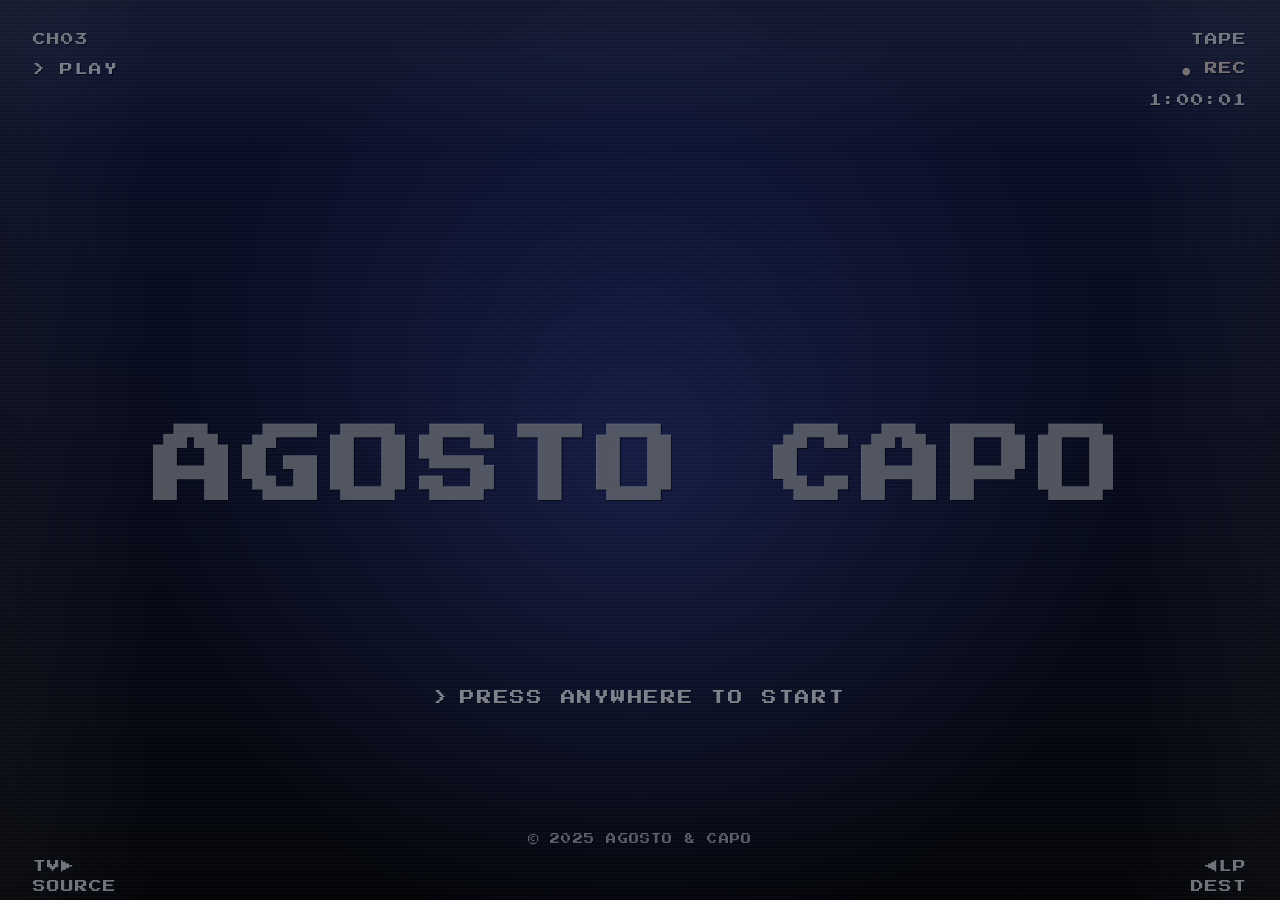
<file: index.html>
<!DOCTYPE html>
<html lang="fi">
<head>
  <meta charset="UTF-8">
  <meta name="viewport" content="width=device-width, initial-scale=1.0">
  <title>Agosto &amp; Capo</title>
  <meta name="description" content="Agosto &amp; Capo retro digitaalinen artistisivu.">
  <link rel="preconnect" href="https://fonts.googleapis.com">
  <link rel="preconnect" href="https://fonts.gstatic.com" crossorigin>
  <link href="https://fonts.googleapis.com/css2?family=Inter:wght@400;500;600;700&family=Press+Start+2P&display=swap" rel="stylesheet">
  <link rel="stylesheet" href="styles.css">
</head>
<body>
  <div class="crt-shell">
    <div class="crt-screen">
      <div class="screen-noise"></div>

      <div class="boot-screen" id="boot-screen">
        <div class="boot-wrap">
          <div class="boot-tv">
            <div class="boot-screen-frame">
              <div class="boot-screen-glow">
                <video class="boot-static-video" autoplay muted loop playsinline preload="auto" aria-hidden="true">
                  <source src="assets/boot-vhs.mp4" type="video/mp4">
                </video>
                <div class="boot-vhs-ui">
                  <div class="boot-vhs-row boot-vhs-row--top">
                    <span>CH03</span>
                    <span>TAPE</span>
                  </div>
                  <div class="boot-vhs-row boot-vhs-row--play">
                    <button class="press-start" id="press-start" type="button">PLAY</button>
                    <span class="boot-vhs-rec">&#9679; REC</span>
                  </div>
                  <div class="boot-vhs-row boot-vhs-row--time">
                    <span></span>
                    <span>1:00:01</span>
                  </div>
                  <h1 class="boot-logo">AGOSTO CAPO</h1>
                  <p class="boot-start-hint">PRESS ANYWHERE TO START</p>
                  <p class="boot-footer">&copy; 2025 Agosto &amp; Capo</p>
                  <div class="boot-vhs-row boot-vhs-row--bottom">
                    <span>TV&#9654;</span>
                    <span>&#9664;LP</span>
                  </div>
                  <div class="boot-vhs-row boot-vhs-row--labels">
                    <span>SOURCE</span>
                    <span>DEST</span>
                  </div>
                </div>
              </div>
            </div>

            <aside class="boot-side-panel" aria-hidden="true">
              <div class="boot-dial boot-dial--lg"></div>
              <div class="boot-labels">
                <span>VHF</span>
                <span>UHF</span>
              </div>
              <div class="boot-mini-controls">
                <span class="boot-dial boot-dial--sm"></span>
                <span class="boot-dial boot-dial--sm"></span>
                <span class="boot-dial boot-dial--sm"></span>
              </div>
              <div class="boot-speaker-grill"></div>
            </aside>
          </div>
        </div>
      </div>

      <div class="page">
        <main class="page-grid">
          <section class="static-panel">
            <div class="tv-controls">
              <button class="tv-play-button" id="beat-toggle" type="button">Play Beat</button>
              <span class="tv-status" id="beat-status">Audio: stop</span>
            </div>
            <audio id="background-beat" loop preload="auto">
              <source src="assets/fein-beat.m4a" type="audio/mp4">
              <source src="assets/fein-beat.wav" type="audio/wav">
            </audio>
          </section>

          <section class="home-panel">
            <div class="menu-window">
              <div class="window-bar">
                <span class="window-title-text">A_CAPO.EXE</span>
                <span class="window-controls" aria-hidden="true">
                  <span class="window-control"></span>
                  <span class="window-control"></span>
                  <span class="window-control"></span>
                </span>
              </div>
              <h2 class="window-title">Agosto &amp; Capo</h2>
              <div class="ticker-strip">
                <div class="ticker-item">
                  <span class="ticker-line">Artist 01</span>
                  <span class="ticker-value">Agosto</span>
                </div>
                <div class="ticker-item">
                  <span class="ticker-line">Artist 02</span>
                  <span class="ticker-value">Capo</span>
                </div>
                <div class="ticker-item">
                  <span class="ticker-line">Status</span>
                  <span class="ticker-value">Unknown</span>
                </div>
              </div>

              <div class="icon-grid">
                <a class="icon-card is-selected" href="tietoa.html">
                  <span class="pixel-icon pixel-icon--info">i</span>
                  <span class="pixel-label">Tietoa</span>
                  <span class="pixel-sub">artist file</span>
                </a>
                <a class="icon-card" href="live.html">
                  <span class="pixel-icon pixel-icon--mp4 app-icon" aria-hidden="true"></span>
                  <span class="pixel-label">MP4</span>
              
                </a>
                <a class="icon-card" href="galleria.html">
                  <span class="pixel-icon pixel-icon--jpg app-icon" aria-hidden="true"></span>
                  <span class="pixel-label">JPG</span>
                  <span class="pixel-sub">still archive</span>
                </a>
                <a class="icon-card" href="https://open.spotify.com/artist/1PuefGqjAMYf6c6ufu7Sk7?si=6hqbIPsjRfOA3B9dMNwjXQ" target="_blank" rel="noreferrer">
                  <span class="pixel-icon pixel-icon--spotify app-icon" aria-hidden="true"></span>
                  <span class="pixel-label">Spotify</span>
                  <span class="pixel-sub">listen</span>
                </a>
                <a class="icon-card" href="https://www.instagram.com/agosto.capo/" target="_blank" rel="noreferrer">
                  <span class="pixel-icon pixel-icon--instagram app-icon" aria-hidden="true"></span>
                  <span class="pixel-label">Instagram</span>
                  <span class="pixel-sub">social</span>
                </a>
                <a class="icon-card" href="https://www.youtube.com/@AgostoCapo" target="_blank" rel="noreferrer">
                  <span class="pixel-icon pixel-icon--youtube app-icon" aria-hidden="true"></span>
                  <span class="pixel-label">YouTube</span>
                  <span class="pixel-sub">video</span>
                </a>
              </div>
            </div>

            <div class="screen-footer">
              <p class="footer-copy">&copy; 2025 AGOSTO &amp; CAPO</p>
              <div class="footer-links">
                <a href="tietoa.html">Artist file</a>
                <a href="live.html">Live archive</a>
                <a href="galleria.html">Gallery</a>
              </div>
            </div>

            <div class="contact-callout">
              <a class="contact-link" href="contact.html">
                <span class="contact-icon" aria-hidden="true"></span>
                <span class="contact-text">Contact</span>
              </a>
            </div>
          </section>
        </main>
      </div>
    </div>
  </div>

  <script src="script.js"></script>
</body>
</html>
</file>
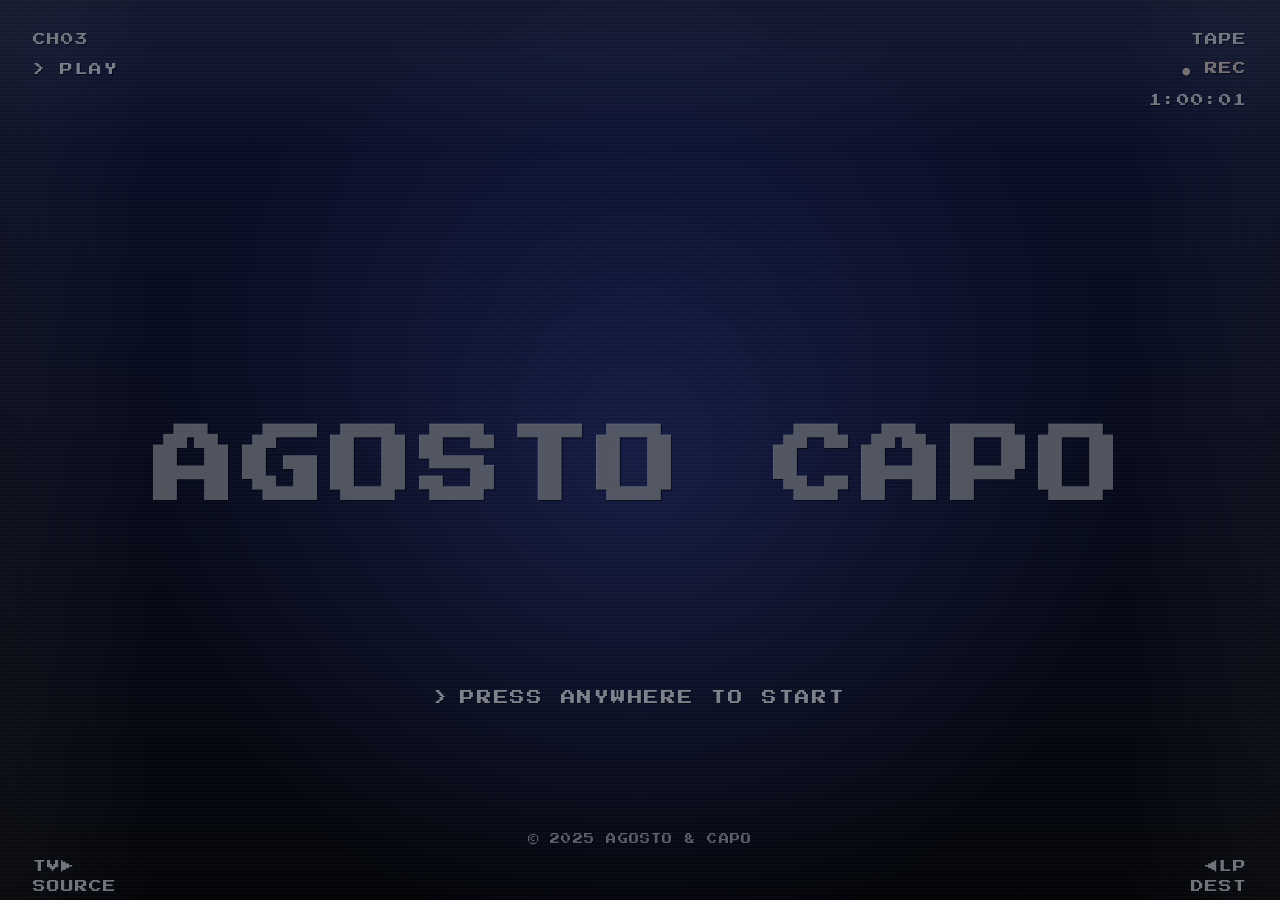
<file: Agosto capo/index.html>
<!DOCTYPE html>
<html lang="fi">
<head>
  <meta charset="UTF-8">
  <meta name="viewport" content="width=device-width, initial-scale=1.0">
  <title>Agosto &amp; Capo</title>
  <meta name="description" content="Agosto &amp; Capo retro digitaalinen artistisivu.">
  <link rel="preconnect" href="https://fonts.googleapis.com">
  <link rel="preconnect" href="https://fonts.gstatic.com" crossorigin>
  <link href="https://fonts.googleapis.com/css2?family=Inter:wght@400;500;600;700&family=Press+Start+2P&display=swap" rel="stylesheet">
  <link rel="stylesheet" href="styles.css">
</head>
<body>
  <div class="crt-shell">
    <div class="crt-screen">
      <div class="screen-noise"></div>

      <div class="boot-screen" id="boot-screen">
        <div class="boot-wrap">
          <div class="boot-tv">
            <div class="boot-screen-frame">
              <div class="boot-screen-glow">
                <video class="boot-static-video" autoplay muted loop playsinline preload="auto" aria-hidden="true">
                  <source src="assets/boot-vhs.mp4" type="video/mp4">
                </video>
                <div class="boot-vhs-ui">
                  <div class="boot-vhs-row boot-vhs-row--top">
                    <span>CH03</span>
                    <span>TAPE</span>
                  </div>
                  <div class="boot-vhs-row boot-vhs-row--play">
                    <button class="press-start" id="press-start" type="button">PLAY</button>
                    <span class="boot-vhs-rec">&#9679; REC</span>
                  </div>
                  <div class="boot-vhs-row boot-vhs-row--time">
                    <span></span>
                    <span>1:00:01</span>
                  </div>
                  <h1 class="boot-logo">AGOSTO CAPO</h1>
                  <p class="boot-start-hint">PRESS ANYWHERE TO START</p>
                  <p class="boot-footer">&copy; 2025 Agosto &amp; Capo</p>
                  <div class="boot-vhs-row boot-vhs-row--bottom">
                    <span>TV&#9654;</span>
                    <span>&#9664;LP</span>
                  </div>
                  <div class="boot-vhs-row boot-vhs-row--labels">
                    <span>SOURCE</span>
                    <span>DEST</span>
                  </div>
                </div>
              </div>
            </div>

            <aside class="boot-side-panel" aria-hidden="true">
              <div class="boot-dial boot-dial--lg"></div>
              <div class="boot-labels">
                <span>VHF</span>
                <span>UHF</span>
              </div>
              <div class="boot-mini-controls">
                <span class="boot-dial boot-dial--sm"></span>
                <span class="boot-dial boot-dial--sm"></span>
                <span class="boot-dial boot-dial--sm"></span>
              </div>
              <div class="boot-speaker-grill"></div>
            </aside>
          </div>
        </div>
      </div>

      <div class="page">
        <main class="page-grid">
          <section class="static-panel">
            <div class="tv-controls">
              <button class="tv-play-button" id="beat-toggle" type="button">Play Beat</button>
              <span class="tv-status" id="beat-status">Audio: stop</span>
            </div>
            <audio id="background-beat" loop preload="auto">
              <source src="assets/fein-beat.m4a" type="audio/mp4">
              <source src="assets/fein-beat.wav" type="audio/wav">
            </audio>
          </section>

          <section class="home-panel">
            <div class="menu-window">
              <div class="window-bar">
                <span class="window-title-text">A_CAPO.EXE</span>
                <span class="window-controls" aria-hidden="true">
                  <span class="window-control"></span>
                  <span class="window-control"></span>
                  <span class="window-control"></span>
                </span>
              </div>
              <h2 class="window-title">Agosto &amp; Capo</h2>
              <div class="ticker-strip">
                <div class="ticker-item">
                  <span class="ticker-line">Artist 01</span>
                  <span class="ticker-value">Agosto</span>
                </div>
                <div class="ticker-item">
                  <span class="ticker-line">Artist 02</span>
                  <span class="ticker-value">Capo</span>
                </div>
                <div class="ticker-item">
                  <span class="ticker-line">Status</span>
                  <span class="ticker-value">Unknown</span>
                </div>
              </div>

              <div class="icon-grid">
                <a class="icon-card is-selected" href="tietoa.html">
                  <span class="pixel-icon pixel-icon--info">i</span>
                  <span class="pixel-label">Tietoa</span>
                  <span class="pixel-sub">artist file</span>
                </a>
                <a class="icon-card" href="live.html">
                  <span class="pixel-icon pixel-icon--mp4 app-icon" aria-hidden="true"></span>
                  <span class="pixel-label">MP4</span>
      
                </a>
                <a class="icon-card" href="galleria.html">
                  <span class="pixel-icon pixel-icon--jpg app-icon" aria-hidden="true"></span>
                  <span class="pixel-label">JPG</span>
                  <span class="pixel-sub">still archive</span>
                </a>
                <a class="icon-card" href="https://open.spotify.com/artist/1PuefGqjAMYf6c6ufu7Sk7?si=6hqbIPsjRfOA3B9dMNwjXQ" target="_blank" rel="noreferrer">
                  <span class="pixel-icon pixel-icon--spotify app-icon" aria-hidden="true"></span>
                  <span class="pixel-label">Spotify</span>
                  <span class="pixel-sub">listen</span>
                </a>
                <a class="icon-card" href="https://www.instagram.com/agosto.capo/" target="_blank" rel="noreferrer">
                  <span class="pixel-icon pixel-icon--instagram app-icon" aria-hidden="true"></span>
                  <span class="pixel-label">Instagram</span>
                  <span class="pixel-sub">social</span>
                </a>
                <a class="icon-card" href="https://www.youtube.com/@AgostoCapo" target="_blank" rel="noreferrer">
                  <span class="pixel-icon pixel-icon--youtube app-icon" aria-hidden="true"></span>
                  <span class="pixel-label">YouTube</span>
                  <span class="pixel-sub">video</span>
                </a>
              </div>
            </div>

            <div class="screen-footer">
              <p class="footer-copy">&copy; 2025 AGOSTO &amp; CAPO</p>
              <div class="footer-links">
                <a href="tietoa.html">Artist file</a>
                <a href="live.html">Live archive</a>
                <a href="galleria.html">Gallery</a>
              </div>
            </div>

            <div class="contact-callout">
              <a class="contact-link" href="contact.html">
                <span class="contact-icon" aria-hidden="true"></span>
                <span class="contact-text">Contact</span>
              </a>
            </div>
          </section>
        </main>
      </div>
    </div>
  </div>

  <script src="script.js"></script>
</body>
</html>
</file>
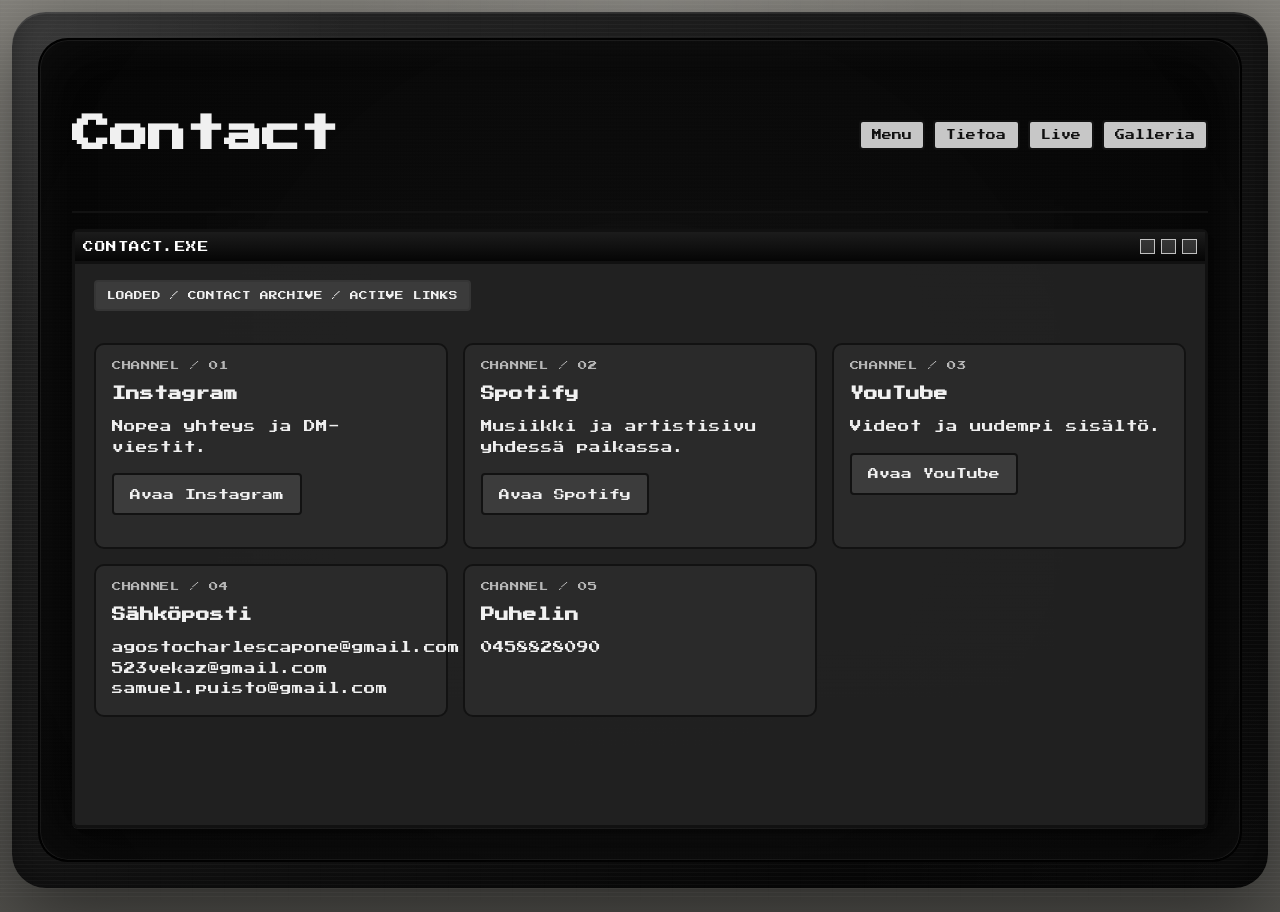
<file: contact.html>
<!DOCTYPE html>
<html lang="fi">
<head>
  <meta charset="UTF-8">
  <meta name="viewport" content="width=device-width, initial-scale=1.0">
  <title>Contact | Agosto &amp; Capo</title>
  <link rel="preconnect" href="https://fonts.googleapis.com">
  <link rel="preconnect" href="https://fonts.gstatic.com" crossorigin>
  <link href="https://fonts.googleapis.com/css2?family=Inter:wght@400;500;600;700&family=Press+Start+2P&display=swap" rel="stylesheet">
  <link rel="stylesheet" href="styles.css">
</head>
<body>
  <div class="crt-shell">
    <div class="crt-screen">
      <div class="screen-noise"></div>
      <div class="page subpage-shell">
        <header class="subpage-header">
          <h1 class="subpage-title">Contact</h1>
          <nav class="nav-links">
            <a href="index.html">Menu</a>
            <a href="tietoa.html">Tietoa</a>
            <a href="live.html">Live</a>
            <a href="galleria.html">Galleria</a>
          </nav>
        </header>

        <section class="content-window">
          <div class="window-bar window-bar--tight">
            <span class="window-title-text">CONTACT.EXE</span>
            <span class="window-controls" aria-hidden="true">
              <span class="window-control"></span>
              <span class="window-control"></span>
              <span class="window-control"></span>
            </span>
          </div>
          <p class="status-line">Loaded / contact archive / active links</p>
          

          <div class="content-grid contact-grid">
            <article class="info-card">
              <p class="pixel-meta">Channel / 01</p>
              <h3>Instagram</h3>
              <p class="pixel-copy">Nopea yhteys ja DM-viestit.</p>
              <p style="margin-top: 1rem;">
                <a class="pixel-button" href="https://www.instagram.com/agosto.capo/" target="_blank" rel="noreferrer">Avaa Instagram</a>
              </p>
            </article>
            <article class="info-card">
              <p class="pixel-meta">Channel / 02</p>
              <h3>Spotify</h3>
              <p class="pixel-copy">Musiikki ja artistisivu yhdessä paikassa.</p>
              <p style="margin-top: 1rem;">
                <a class="pixel-button" href="https://open.spotify.com/artist/1PuefGqjAMYf6c6ufu7Sk7?si=6hqbIPsjRfOA3B9dMNwjXQ" target="_blank" rel="noreferrer">Avaa Spotify</a>
              </p>
            </article>
            <article class="info-card">
              <p class="pixel-meta">Channel / 03</p>
              <h3>YouTube</h3>
              <p class="pixel-copy">Videot ja uudempi sisältö.</p>
              <p style="margin-top: 1rem;">
                <a class="pixel-button" href="https://www.youtube.com/@AgostoCapo" target="_blank" rel="noreferrer">Avaa YouTube</a>
              </p>
            </article>
            <article class="info-card">
              <p class="pixel-meta">Channel / 04</p>
              <h3>Sähköposti</h3>
              <p class="pixel-copy">agostocharlescapone@gmail.com</p>
              <p class="pixel-copy">523vekaz@gmail.com</p>
              <p class="pixel-copy">samuel.puisto@gmail.com</p>
            </article>
            <article class="info-card">
              <p class="pixel-meta">Channel / 05</p>
              <h3>Puhelin</h3>
              <p class="pixel-copy">0458828090</p>
            </article>
          </div>
        </section>
      </div>
    </div>
  </div>
  <script src="script.js"></script>
</body>
</html>
</file>
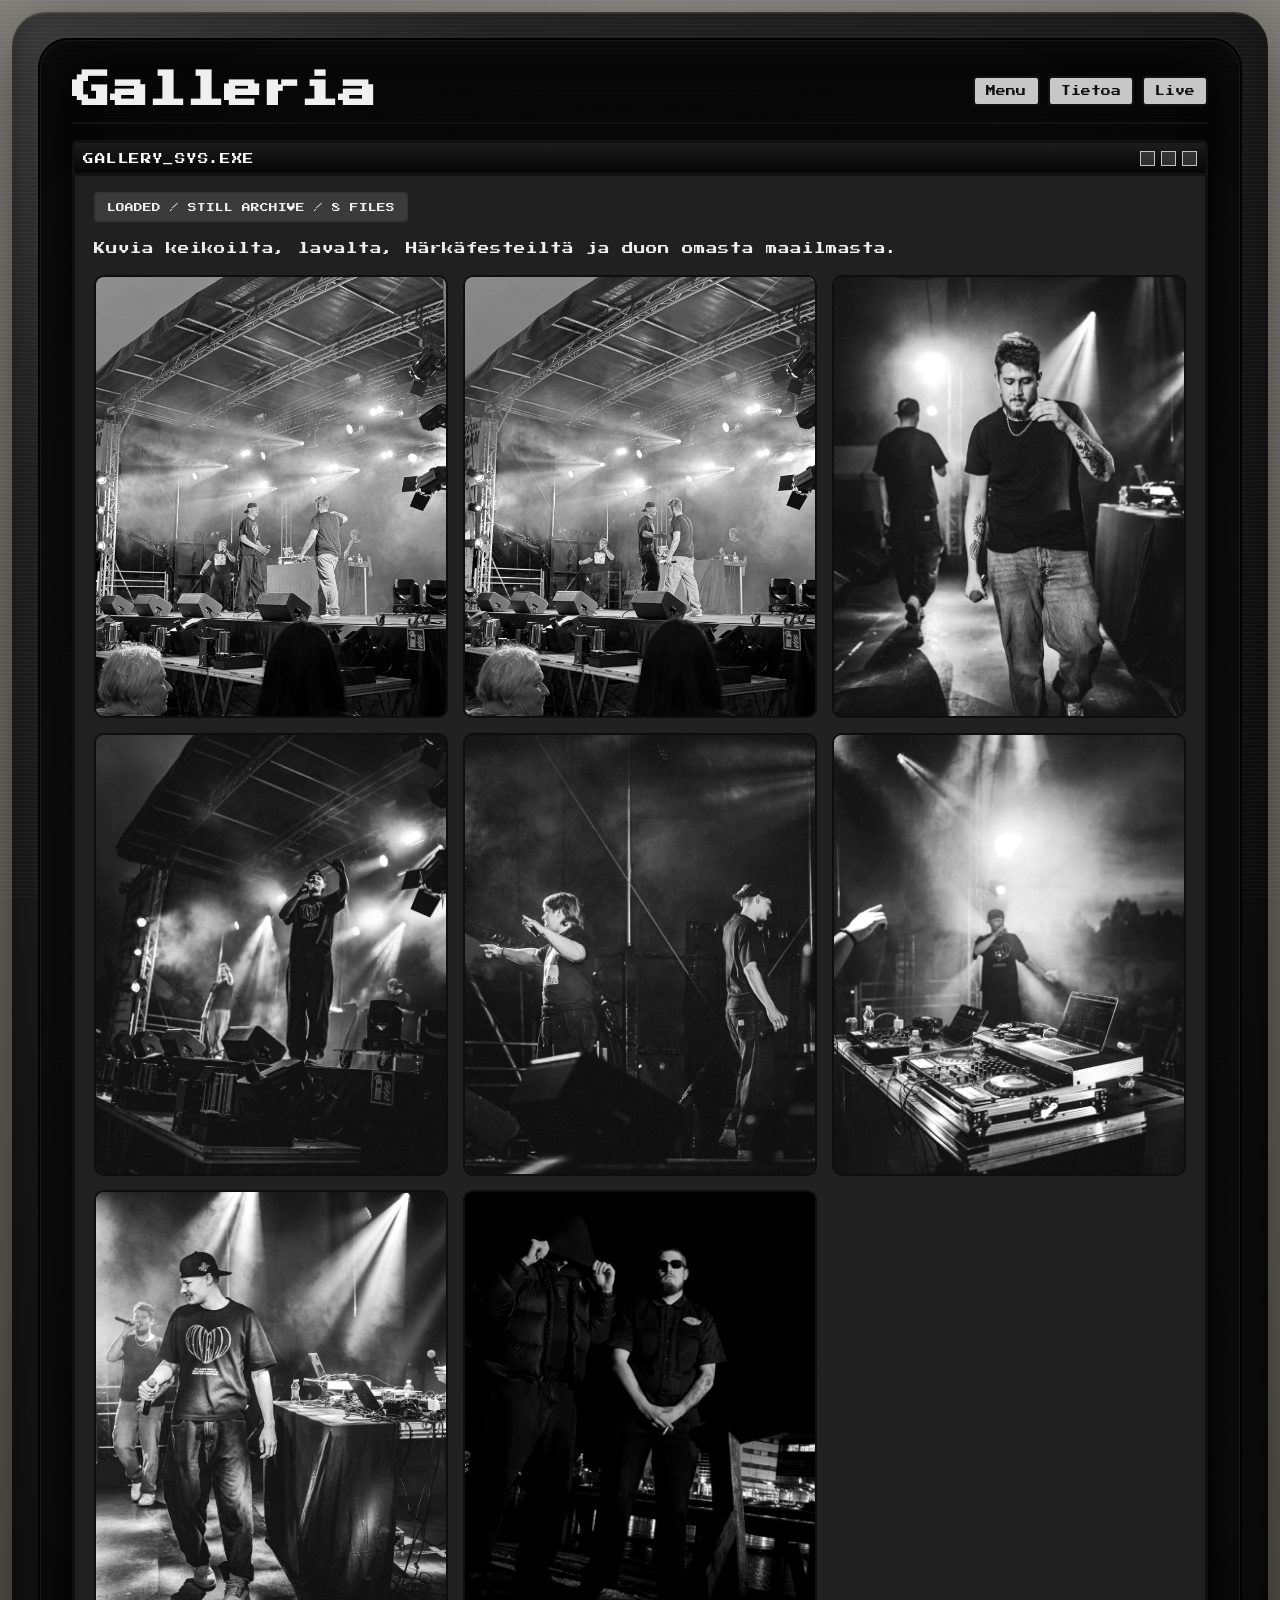
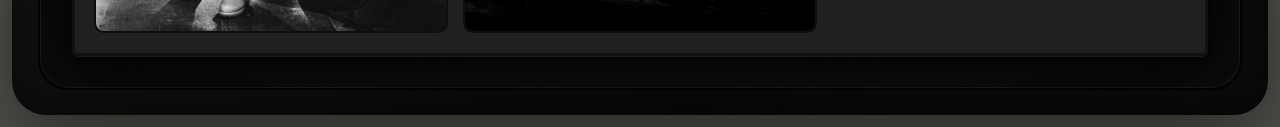
<file: galleria.html>
<!DOCTYPE html>
<html lang="fi">
<head>
  <meta charset="UTF-8">
  <meta name="viewport" content="width=device-width, initial-scale=1.0">
  <title>Galleria | Agosto & Capo</title>
  <link rel="preconnect" href="https://fonts.googleapis.com">
  <link rel="preconnect" href="https://fonts.gstatic.com" crossorigin>
  <link href="https://fonts.googleapis.com/css2?family=Inter:wght@400;500;600;700&family=Press+Start+2P&display=swap" rel="stylesheet">
  <link rel="stylesheet" href="styles.css">
</head>
<body>
  <div class="crt-shell">
    <div class="crt-screen">
      <div class="screen-noise"></div>
      <div class="page subpage-shell">
        <header class="subpage-header">
          <h1 class="subpage-title">Galleria</h1>
          <nav class="nav-links">
            <a href="index.html">Menu</a>
            <a href="tietoa.html">Tietoa</a>
            <a href="live.html">Live</a>
          </nav>
        </header>

        <section class="content-window">
          <div class="window-bar window-bar--tight">
            <span class="window-title-text">GALLERY_SYS.EXE</span>
            <span class="window-controls" aria-hidden="true">
              <span class="window-control"></span>
              <span class="window-control"></span>
              <span class="window-control"></span>
            </span>
          </div>
          <p class="status-line">Loaded / still archive / 8 files</p>
          <p class="pixel-copy">Kuvia keikoilta, lavalta, Härkäfesteiltä ja duon omasta maailmasta.</p>
          <div class="gallery-grid">
            <img src="assets/img-8765.jpg" alt="Agosto ja Capo lavalla Härkäfesteillä.">
            <img src="assets/img-8766.jpg" alt="Agosto ja Capo yleisön edessä.">
            <img src="assets/581A2093.jpg" alt="Artisti kävelee lavalla.">
            <img src="assets/581A2125.jpg" alt="Artisti mikrofonin kanssa.">
            <img src="assets/581A2199.jpg" alt="Agosto ja Capo esiintyvät.">
            <img src="assets/581A1992.jpg" alt="DJ-pöytä ja lavatunnelmaa.">
            <img src="assets/581A2081.jpg" alt="Agosto ja Capo lavalla yhdessä.">
            <img src="assets/duo-night.jpg" alt="Agosto ja Capo yöllä kaupungissa.">
          </div>
        </section>
      </div>
    </div>
  </div>
  <script src="script.js"></script>
</body>
</html>
</file>
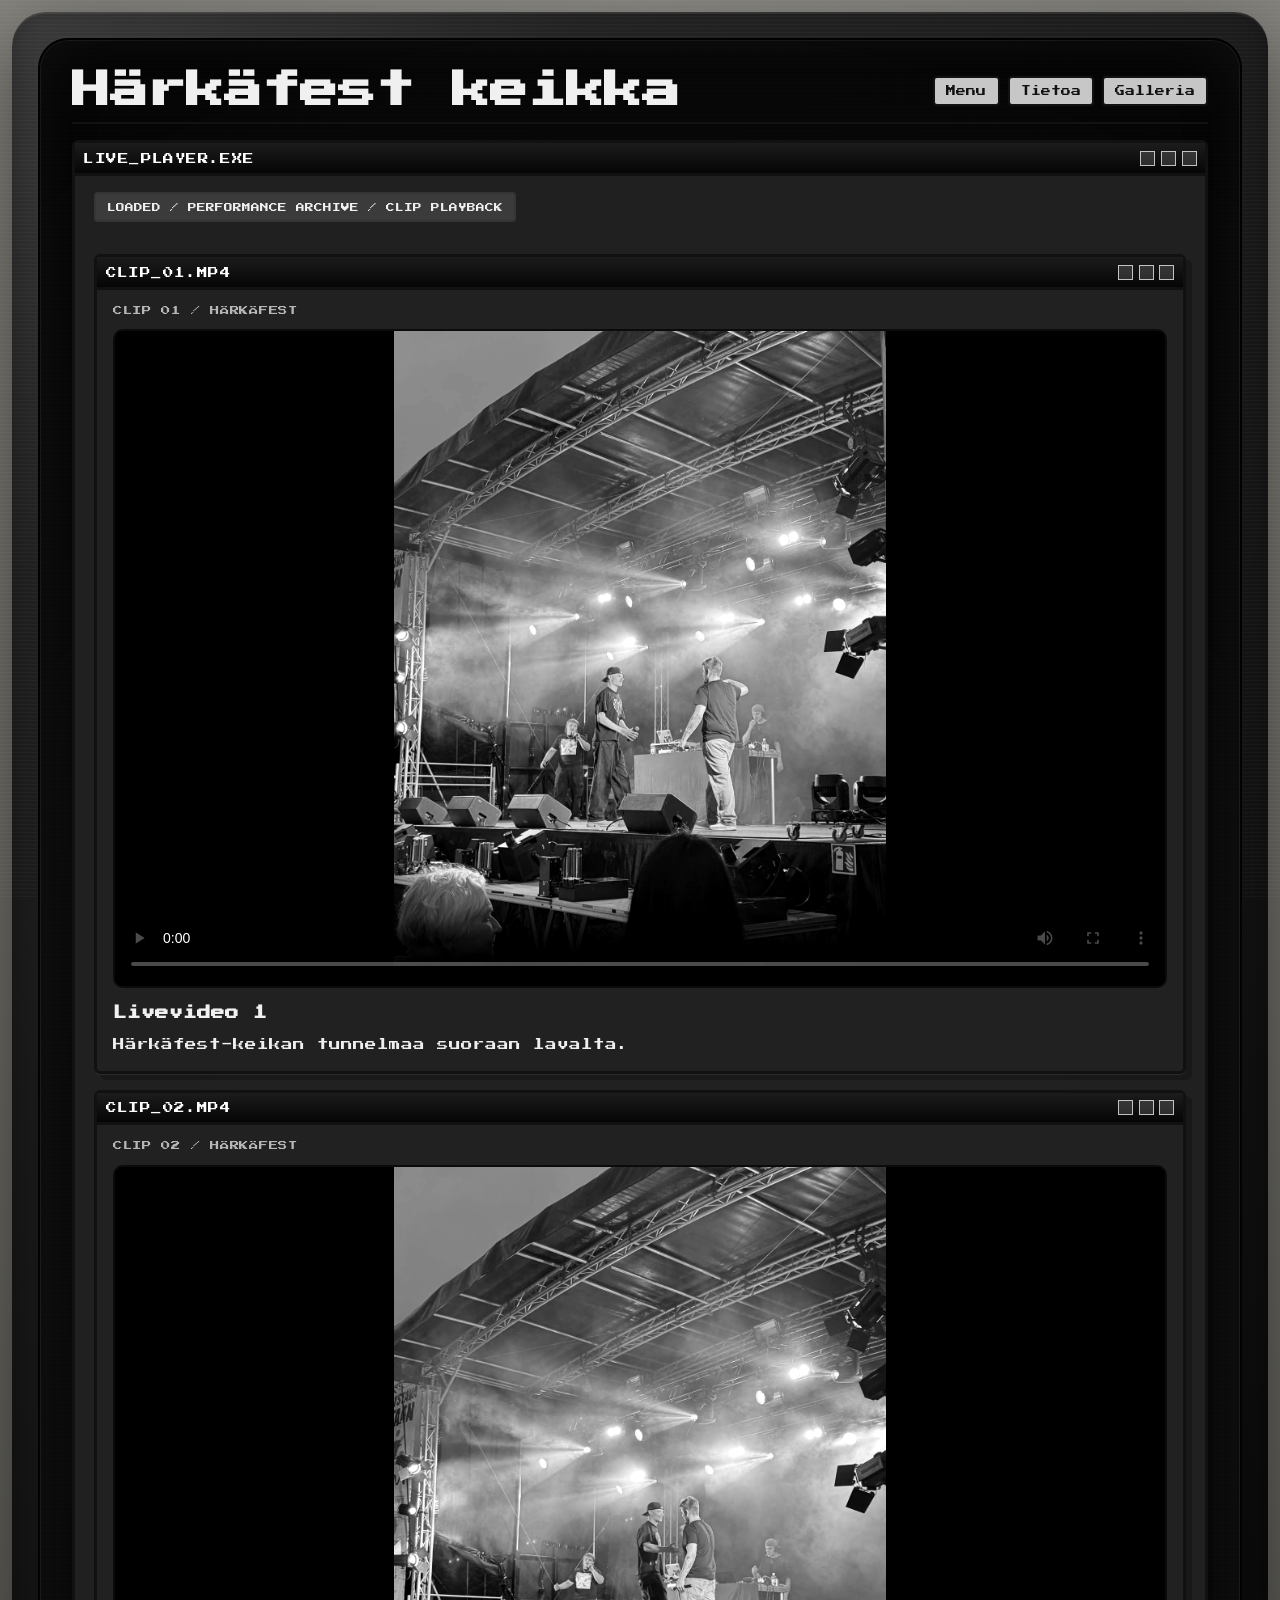
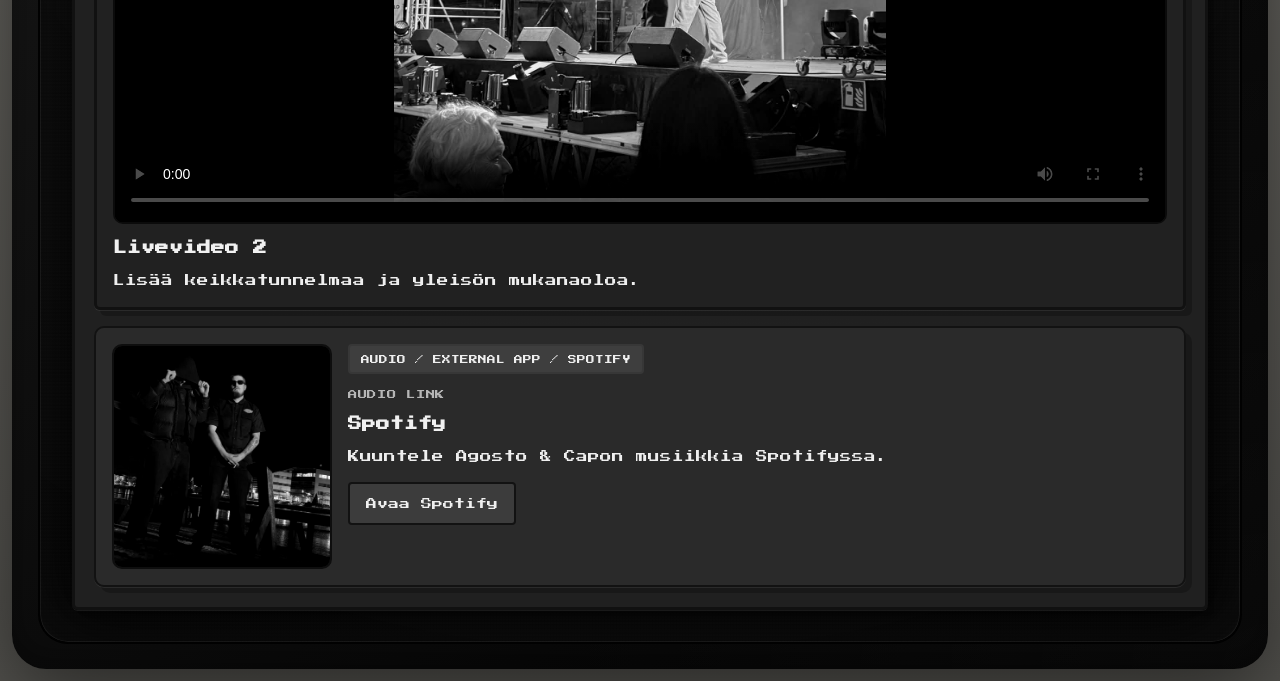
<file: live.html>
<!DOCTYPE html>
<html lang="fi">
<head>
  <meta charset="UTF-8">
  <meta name="viewport" content="width=device-width, initial-scale=1.0">
  <title>Härkäfest keikka | Agosto & Capo</title>
  <link rel="preconnect" href="https://fonts.googleapis.com">
  <link rel="preconnect" href="https://fonts.gstatic.com" crossorigin>
  <link href="https://fonts.googleapis.com/css2?family=Inter:wght@400;500;600;700&family=Press+Start+2P&display=swap" rel="stylesheet">
  <link rel="stylesheet" href="styles.css">
</head>
<body>
  <div class="crt-shell">
    <div class="crt-screen">
      <div class="screen-noise"></div>
      <div class="page subpage-shell">
        <header class="subpage-header">
          <h1 class="subpage-title">Härkäfest keikka</h1>
          <nav class="nav-links">
            <a href="index.html">Menu</a>
            <a href="tietoa.html">Tietoa</a>
            <a href="galleria.html">Galleria</a>
          </nav>
        </header>

        <section class="content-window">
          <div class="window-bar window-bar--tight">
            <span class="window-title-text">LIVE_PLAYER.EXE</span>
            <span class="window-controls" aria-hidden="true">
              <span class="window-control"></span>
              <span class="window-control"></span>
              <span class="window-control"></span>
            </span>
          </div>
          <p class="status-line">Loaded / performance archive / clip playback</p>
          <div class="video-stack">
            <article class="video-window">
              <div class="window-bar window-bar--video">
                <span class="window-title-text">CLIP_01.MP4</span>
                <span class="window-controls" aria-hidden="true">
                  <span class="window-control"></span>
                  <span class="window-control"></span>
                  <span class="window-control"></span>
                </span>
              </div>
              <p class="pixel-meta">Clip 01 / Härkäfest</p>
              <video controls playsinline preload="metadata" poster="assets/img-8765.jpg">
                <source src="assets/live-reel.mp4" type="video/mp4">
                Selaimesi ei tue videon toistoa.
              </video>
              <h3>Livevideo 1</h3>
              <p class="pixel-copy">Härkäfest-keikan tunnelmaa suoraan lavalta.</p>
            </article>

            <article class="video-window">
              <div class="window-bar window-bar--video">
                <span class="window-title-text">CLIP_02.MP4</span>
                <span class="window-controls" aria-hidden="true">
                  <span class="window-control"></span>
                  <span class="window-control"></span>
                  <span class="window-control"></span>
                </span>
              </div>
              <p class="pixel-meta">Clip 02 / Härkäfest</p>
              <video controls playsinline preload="metadata" poster="assets/img-8766.jpg">
                <source src="assets/live-reel-2.mp4" type="video/mp4">
                Selaimesi ei tue videon toistoa.
              </video>
              <h3>Livevideo 2</h3>
              <p class="pixel-copy">Lisää keikkatunnelmaa ja yleisön mukanaoloa.</p>
            </article>

            <article class="spotify-window">
              <div>
              <img src="assets/duo-night.jpg" alt="Agosto ja Capo Spotifyssa.">
              </div>
              <div>
                <p class="status-line">Audio / external app / spotify</p>
                <p class="pixel-meta">Audio link</p>
                <h3>Spotify</h3>
                <p class="pixel-copy">Kuuntele Agosto &amp; Capon musiikkia Spotifyssa.</p>
                <p style="margin-top: 1rem;">
                  <a class="pixel-button" href="https://open.spotify.com/artist/1PuefGqjAMYf6c6ufu7Sk7?si=6hqbIPsjRfOA3B9dMNwjXQ" target="_blank" rel="noreferrer">Avaa Spotify</a>
                </p>
              </div>
            </article>
          </div>
        </section>
      </div>
    </div>
  </div>
  <script src="script.js"></script>
</body>
</html>
</file>
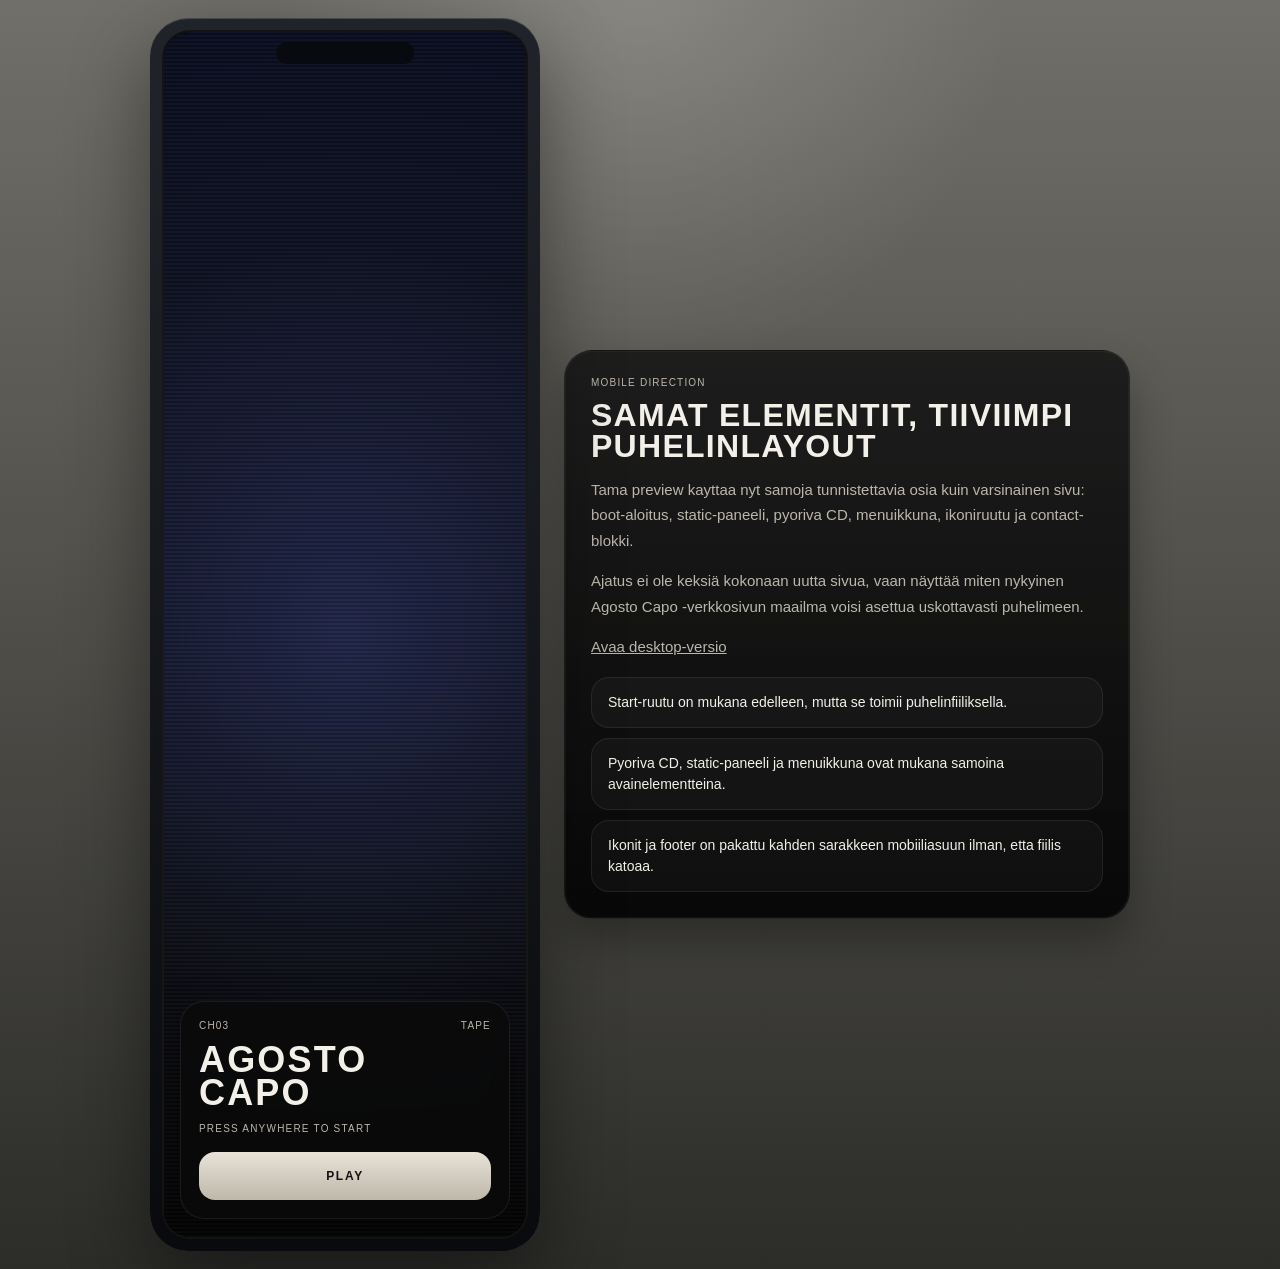
<file: mobile.html>
<!DOCTYPE html>
<html lang="fi">
<head>
  <meta charset="UTF-8">
  <meta name="viewport" content="width=device-width, initial-scale=1.0">
  <title>Agosto &amp; Capo Mobile</title>
  <style>
    :root {
      --bezel: #1a1a1a;
      --bezel-dark: #050505;
      --screen-dark: #090909;
      --screen-panel: rgba(18, 18, 18, 0.96);
      --panel-soft: rgba(255, 255, 255, 0.05);
      --line: rgba(255, 255, 255, 0.08);
      --ink: #f2f0e8;
      --muted: #bcb7ad;
      --accent: #dad5c9;
      --shadow: rgba(0, 0, 0, 0.4);
    }

    * {
      box-sizing: border-box;
    }

    a {
      color: inherit;
    }

    body {
      margin: 0;
      min-height: 100vh;
      display: grid;
      place-items: center;
      padding: 18px;
      color: var(--ink);
      font-family: Arial, sans-serif;
      background:
        radial-gradient(circle at top, rgba(255, 255, 255, 0.16), transparent 26%),
        linear-gradient(180deg, #716f69 0%, #2c2c29 100%);
    }

    .preview-shell {
      width: min(100%, 980px);
      display: grid;
      grid-template-columns: minmax(310px, 390px) minmax(260px, 1fr);
      gap: 24px;
      align-items: center;
    }

    .phone {
      position: relative;
      width: min(100%, 390px);
      margin: 0 auto;
      padding: 12px;
      border-radius: 38px;
      background:
        linear-gradient(180deg, #20242a 0%, #090a0d 100%);
      box-shadow:
        inset 0 1px 0 rgba(255, 255, 255, 0.16),
        0 30px 80px rgba(0, 0, 0, 0.44);
    }

    .phone-screen {
      position: relative;
      overflow: hidden;
      border-radius: 28px;
      border: 2px solid rgba(255, 255, 255, 0.05);
      background:
        radial-gradient(circle at center, rgba(58, 58, 58, 0.2), rgba(6, 6, 6, 0.98)),
        #050505;
      min-height: 760px;
    }

    .phone-screen::before {
      content: "";
      position: absolute;
      top: 10px;
      left: 50%;
      z-index: 8;
      width: 38%;
      height: 22px;
      border-radius: 999px;
      transform: translateX(-50%);
      background: rgba(8, 10, 14, 0.95);
    }

    .phone-screen::after {
      content: "";
      position: absolute;
      inset: 0;
      pointer-events: none;
      background:
        linear-gradient(rgba(255, 255, 255, 0.02) 1px, transparent 1px),
        linear-gradient(90deg, rgba(255, 255, 255, 0.015) 1px, transparent 1px);
      background-size: 100% 3px, 3px 100%;
      opacity: 0.55;
    }

    .app {
      position: relative;
      min-height: 760px;
      padding: 44px 12px 14px;
    }

    .boot {
      position: absolute;
      inset: 0;
      z-index: 7;
      display: grid;
      align-items: end;
      padding: 26px 16px 18px;
      background:
        radial-gradient(circle at center, rgba(255, 255, 255, 0.08), rgba(7, 7, 7, 0.98));
      background-color: #05070d;
      opacity: 1;
      visibility: visible;
      transition: opacity 260ms ease, visibility 260ms ease;
    }

    .boot-video {
      position: absolute;
      inset: -2%;
      width: 104%;
      height: 104%;
      object-fit: cover;
      object-position: center center;
      opacity: 0.94;
      filter: saturate(0.92) contrast(1.08) brightness(0.88);
      pointer-events: none;
    }

    .boot.hidden {
      opacity: 0;
      visibility: hidden;
      pointer-events: none;
    }

    .boot::before {
      content: "";
      position: absolute;
      inset: 0;
      background:
        repeating-linear-gradient(
          0deg,
          rgba(255, 255, 255, 0.02) 0 2px,
          rgba(0, 0, 0, 0.16) 2px 4px
        ),
        radial-gradient(circle at center, rgba(88, 110, 255, 0.16), transparent 62%),
        linear-gradient(180deg, rgba(40, 75, 255, 0.1), rgba(0, 0, 0, 0.24));
      pointer-events: none;
    }

    .boot-card {
      position: relative;
      z-index: 1;
      padding: 18px;
      border-radius: 24px;
      background: rgba(10, 10, 10, 0.74);
      border: 1px solid rgba(255, 255, 255, 0.08);
      box-shadow: 0 18px 42px rgba(0, 0, 0, 0.34);
      backdrop-filter: blur(10px);
    }

    .boot-row,
    .boot-hint,
    .window-name,
    .ticker-line,
    .ticker-value,
    .icon-label,
    .icon-sub,
    .footer-copy,
    .footer-link,
    .note-kicker {
      text-transform: uppercase;
      letter-spacing: 0.12em;
    }

    .boot-row {
      display: flex;
      justify-content: space-between;
      gap: 10px;
      margin-bottom: 12px;
      font-size: 10px;
      color: var(--muted);
    }

    .boot-title {
      margin: 0;
      font-size: 36px;
      line-height: 0.92;
      text-transform: uppercase;
      letter-spacing: 0.06em;
    }

    .boot-hint {
      margin: 14px 0 0;
      font-size: 10px;
      color: var(--muted);
    }

    .boot-button {
      margin-top: 18px;
      display: inline-flex;
      align-items: center;
      justify-content: center;
      width: 100%;
      min-height: 48px;
      border: 0;
      border-radius: 16px;
      background: linear-gradient(180deg, #e8e3d8, #beb7aa);
      color: #111;
      font-size: 12px;
      font-weight: 700;
      letter-spacing: 0.14em;
      text-transform: uppercase;
      cursor: pointer;
    }

    .main-ui {
      display: grid;
      gap: 12px;
    }

    .static-panel,
    .menu-window,
    .contact-panel {
      position: relative;
      border-radius: 22px;
      border: 1px solid var(--line);
      background: var(--screen-panel);
      box-shadow:
        inset 0 0 0 1px rgba(255, 255, 255, 0.03),
        0 16px 34px rgba(0, 0, 0, 0.24);
      overflow: hidden;
    }

    .static-panel {
      min-height: 250px;
      background:
        linear-gradient(rgba(0, 0, 0, 0.08), rgba(255, 255, 255, 0.03)),
        repeating-linear-gradient(
          90deg,
          #4e4e4e 0 16px,
          #727272 16px 32px,
          #414141 32px 48px,
          #646464 48px 64px
        );
      filter: grayscale(1);
    }

    .static-panel::before {
      content: "";
      position: absolute;
      inset: 0;
      background:
        repeating-linear-gradient(
          0deg,
          rgba(255, 255, 255, 0.08) 0 2px,
          rgba(0, 0, 0, 0.12) 2px 4px
        );
      opacity: 0.45;
    }

    .screen-logo {
      position: absolute;
      inset: 50% auto auto 50%;
      transform: translate(-50%, -50%);
      z-index: 1;
      font-size: 34px;
      line-height: 0.88;
      text-align: center;
      letter-spacing: 0.08em;
      color: rgba(18, 18, 18, 0.28);
      font-weight: 700;
      text-transform: uppercase;
    }

    .dvd-badge {
      position: absolute;
      top: 16px;
      left: 16px;
      z-index: 2;
      width: 144px;
      height: 144px;
      border-radius: 50%;
      border: 4px solid #141414;
      background:
        linear-gradient(135deg, #faf7ef, #d7d3cb 42%, #b9b4ac 70%, #f4f2ec 100%);
      box-shadow:
        inset 0 0 0 4px rgba(255, 255, 255, 0.24),
        8px 8px 0 rgba(70, 70, 70, 0.44);
      overflow: hidden;
    }

    .dvd-spin {
      position: absolute;
      inset: 8px;
      border-radius: 50%;
      background:
        radial-gradient(circle at center, rgba(229, 227, 219, 0.96) 0 14px, transparent 14px 100%),
        url("assets/cd-cover.png") center/cover no-repeat,
        conic-gradient(
          from 0deg,
          rgba(255, 255, 255, 0.34),
          rgba(175, 175, 175, 0.18),
          rgba(110, 110, 110, 0.18),
          rgba(205, 205, 205, 0.16),
          rgba(255, 255, 255, 0.34)
        );
      animation: disc-spin 3.8s linear infinite;
      filter: grayscale(1) contrast(1.08);
    }

    .dvd-spin::before {
      content: "";
      position: absolute;
      inset: 48px;
      border-radius: 50%;
      background: rgba(244, 240, 230, 0.9);
      border: 3px solid #111;
    }

    .dvd-mark {
      position: absolute;
      left: 50%;
      top: 58%;
      transform: translate(-50%, -50%);
      padding: 4px 6px;
      border: 2px solid rgba(17, 17, 17, 0.72);
      background: rgba(255, 255, 255, 0.74);
      color: #111;
      font-size: 8px;
      font-weight: 700;
      letter-spacing: 0.08em;
      text-transform: uppercase;
    }

    .tv-controls {
      position: absolute;
      left: 12px;
      right: 12px;
      bottom: 12px;
      z-index: 3;
      display: grid;
      gap: 8px;
    }

    .tv-button,
    .tv-status {
      display: flex;
      align-items: center;
      justify-content: center;
      min-height: 40px;
      padding: 8px 10px;
      border-radius: 12px;
      font-size: 10px;
      text-transform: uppercase;
      letter-spacing: 0.1em;
    }

    .tv-button {
      border: 0;
      background: linear-gradient(180deg, #ece8df, #cbc5bb);
      color: #111;
      cursor: pointer;
      transition: transform 140ms ease, box-shadow 140ms ease, filter 140ms ease;
    }

    .tv-button:hover,
    .tv-button:focus-visible {
      transform: translateY(-1px);
      box-shadow: 0 8px 18px rgba(0, 0, 0, 0.18);
      filter: brightness(1.02);
      outline: none;
    }

    .tv-button:active {
      transform: translateY(0) scale(0.99);
    }

    .tv-status {
      background: rgba(231, 227, 219, 0.82);
      color: #2c2c2c;
    }

    .menu-window {
      padding: 14px;
    }

    .window-bar {
      display: flex;
      align-items: center;
      justify-content: space-between;
      gap: 10px;
      margin: -14px -14px 14px;
      padding: 11px 14px;
      border-bottom: 1px solid rgba(255, 255, 255, 0.08);
      background: linear-gradient(180deg, var(--bezel) 0%, var(--bezel-dark) 100%);
    }

    .window-name {
      font-size: 10px;
      color: #fff;
    }

    .window-controls {
      display: flex;
      gap: 5px;
    }

    .window-controls span {
      width: 10px;
      height: 10px;
      border: 1px solid rgba(255, 255, 255, 0.64);
      background: rgba(255, 255, 255, 0.14);
    }

    .window-title {
      margin: 0 0 12px;
      font-size: 28px;
      line-height: 0.96;
      text-transform: uppercase;
      letter-spacing: 0.05em;
    }

    .ticker-strip {
      display: grid;
      gap: 8px;
      margin-bottom: 14px;
    }

    .ticker-item {
      padding: 10px 12px;
      border-radius: 14px;
      border: 1px solid rgba(255, 255, 255, 0.08);
      background: rgba(255, 255, 255, 0.03);
    }

    .ticker-line {
      display: block;
      margin-bottom: 4px;
      font-size: 8px;
      color: var(--muted);
    }

    .ticker-value {
      display: block;
      font-size: 11px;
      color: var(--ink);
    }

    .icon-grid {
      display: grid;
      grid-template-columns: repeat(2, minmax(0, 1fr));
      gap: 10px;
    }

    .icon-card {
      display: grid;
      justify-items: center;
      gap: 7px;
      padding: 12px 8px;
      border-radius: 16px;
      border: 1px solid rgba(255, 255, 255, 0.08);
      background: rgba(255, 255, 255, 0.03);
      text-decoration: none;
      transition:
        transform 140ms ease,
        background 140ms ease,
        border-color 140ms ease,
        box-shadow 140ms ease;
    }

    .icon-card.selected {
      background: rgba(255, 255, 255, 0.06);
    }

    .icon-card:hover,
    .icon-card:focus-visible {
      transform: translateY(-2px);
      background: rgba(255, 255, 255, 0.07);
      border-color: rgba(255, 255, 255, 0.18);
      box-shadow:
        inset 0 0 0 1px rgba(255, 255, 255, 0.04),
        0 12px 24px rgba(0, 0, 0, 0.22);
      outline: none;
    }

    .icon-card:active {
      transform: translateY(0) scale(0.985);
      background: rgba(255, 255, 255, 0.1);
    }

    .icon-shape {
      width: 68px;
      height: 68px;
      border-radius: 16px;
      background-position: center;
      background-repeat: no-repeat;
      background-size: cover;
      background-color: #c7c2b7;
      box-shadow:
        inset 0 1px 0 rgba(255, 255, 255, 0.24),
        inset 0 -1px 0 rgba(0, 0, 0, 0.16);
    }

    .icon-shape.info {
      display: grid;
      place-items: center;
      color: #111;
      font-size: 28px;
      font-weight: 700;
      background-image: linear-gradient(180deg, #d7d2c6, #8f8b82);
    }

    .icon-shape.mp4 {
      background-image: url("assets/mp4-logo.svg"), linear-gradient(180deg, #efefef, #8d8d8d);
      background-size: 100% auto, cover;
    }

    .icon-shape.jpg {
      background-image: url("assets/jpg-logo.svg"), linear-gradient(180deg, #efefef, #8d8d8d);
      background-size: 100% auto, cover;
    }

    .icon-shape.spotify {
      display: grid;
      place-items: center;
      background-image: linear-gradient(180deg, #d8ef8d 0%, #91bf27 76%, #214d16 100%);
      color: #111;
      font-size: 11px;
      font-weight: 700;
      letter-spacing: 0.08em;
      text-transform: uppercase;
    }

    .icon-shape.instagram {
      display: grid;
      place-items: center;
      background-image: linear-gradient(135deg, #c96b2d, #f0cb42 48%, #4e9fbc);
      color: #111;
      font-size: 11px;
      font-weight: 700;
      letter-spacing: 0.08em;
      text-transform: uppercase;
    }

    .icon-shape.youtube {
      display: grid;
      place-items: center;
      background-image: linear-gradient(180deg, #d7bf98 0%, #b38559 100%);
      color: #111;
      font-size: 11px;
      font-weight: 700;
      letter-spacing: 0.08em;
      text-transform: uppercase;
    }

    .icon-label {
      font-size: 11px;
      color: var(--ink);
      text-align: center;
    }

    .icon-sub {
      font-size: 8px;
      color: var(--muted);
      text-align: center;
    }

    .screen-footer {
      display: grid;
      justify-items: center;
      gap: 8px;
      margin-top: 14px;
    }

    .footer-copy {
      font-size: 9px;
    }

    .footer-links {
      display: flex;
      flex-direction: column;
      gap: 7px;
      align-items: center;
    }

    .footer-link {
      font-size: 9px;
      color: var(--ink);
      text-decoration: none;
      transition: opacity 140ms ease, transform 140ms ease;
    }

    .footer-link:hover,
    .footer-link:focus-visible {
      opacity: 0.8;
      transform: translateY(-1px);
      outline: none;
    }

    .contact-panel {
      display: grid;
      grid-template-columns: 72px 1fr;
      gap: 12px;
      align-items: center;
      padding: 14px;
      text-decoration: none;
      transition:
        transform 140ms ease,
        background 140ms ease,
        border-color 140ms ease,
        box-shadow 140ms ease;
    }

    .contact-panel:hover,
    .contact-panel:focus-visible {
      transform: translateY(-2px);
      background: rgba(255, 255, 255, 0.04);
      border-color: rgba(255, 255, 255, 0.14);
      box-shadow:
        inset 0 0 0 1px rgba(255, 255, 255, 0.04),
        0 12px 24px rgba(0, 0, 0, 0.22);
      outline: none;
    }

    .contact-panel:active {
      transform: translateY(0) scale(0.99);
    }

    .contact-icon {
      width: 72px;
      height: 72px;
      border-radius: 18px;
      background:
        linear-gradient(180deg, rgba(255, 255, 255, 0.06), rgba(255, 255, 255, 0.02)),
        url("assets/contact-phone-final.png") center/contain no-repeat;
      border: 1px solid rgba(255, 255, 255, 0.08);
    }

    .contact-title {
      margin: 0 0 6px;
      font-size: 22px;
      line-height: 1;
      text-transform: uppercase;
      letter-spacing: 0.04em;
    }

    .contact-copy {
      margin: 0;
      font-size: 13px;
      line-height: 1.5;
      color: var(--muted);
    }

    .note {
      padding: 26px;
      border-radius: 28px;
      background:
        linear-gradient(180deg, rgba(26, 26, 26, 0.95), rgba(7, 7, 7, 0.98));
      border: 1px solid rgba(255, 255, 255, 0.05);
      box-shadow:
        inset 0 0 0 1px rgba(255, 255, 255, 0.04),
        0 20px 40px rgba(0, 0, 0, 0.3);
    }

    .note-kicker {
      display: block;
      margin-bottom: 12px;
      font-size: 10px;
      color: var(--muted);
    }

    .note h2 {
      margin: 0 0 14px;
      font-size: 32px;
      line-height: 0.98;
      text-transform: uppercase;
      letter-spacing: 0.04em;
    }

    .note p {
      margin: 0 0 14px;
      font-size: 15px;
      line-height: 1.72;
      color: var(--muted);
    }

    .note-list {
      display: grid;
      gap: 10px;
      margin-top: 18px;
    }

    .note-item {
      padding: 14px 16px;
      border-radius: 18px;
      background: rgba(255, 255, 255, 0.03);
      border: 1px solid rgba(255, 255, 255, 0.08);
      font-size: 14px;
      line-height: 1.5;
    }

    @keyframes disc-spin {
      from {
        transform: rotate(0deg);
      }

      to {
        transform: rotate(360deg);
      }
    }

    @media (max-width: 920px) {
      .preview-shell {
        grid-template-columns: 1fr;
      }

      .note {
        order: -1;
      }
    }

    @media (max-width: 560px) {
      body {
        padding: 10px;
      }

      .phone {
        padding: 9px;
        border-radius: 30px;
      }

      .phone-screen {
        min-height: 700px;
        border-radius: 22px;
      }

      .app {
        min-height: 700px;
        padding: 40px 10px 12px;
      }

      .phone-screen::before {
        width: 42%;
        height: 20px;
      }

      .dvd-badge {
        width: 126px;
        height: 126px;
      }

      .dvd-spin::before {
        inset: 42px;
      }

      .contact-panel {
        grid-template-columns: 1fr;
        justify-items: start;
      }

      .note {
        padding: 22px;
      }

      .note h2 {
        font-size: 28px;
      }
    }
  </style>
</head>
<body>
  <main class="preview-shell">
    <section class="phone" aria-label="Agosto ja Capo mobiiliesikatselu">
      <div class="phone-screen">
        <div class="boot" id="boot-screen">
          <video class="boot-video" autoplay muted loop playsinline preload="auto" aria-hidden="true">
            <source src="assets/boot-vhs.mp4" type="video/mp4">
          </video>
          <div class="boot-card">
            <div class="boot-row">
              <span>CH03</span>
              <span>TAPE</span>
            </div>
            <h1 class="boot-title">Agosto<br>Capo</h1>
            <p class="boot-hint">Press anywhere to start</p>
            <button class="boot-button" id="boot-button" type="button">Play</button>
          </div>
        </div>

        <div class="app">
          <div class="main-ui">
            <section class="static-panel">
              <audio id="background-beat" loop preload="auto">
                <source src="assets/fein-beat.m4a" type="audio/mp4">
                <source src="assets/fein-beat.wav" type="audio/wav">
              </audio>
              <div class="dvd-badge">
                <div class="dvd-spin">
                  <span class="dvd-mark">DVD</span>
                </div>
              </div>
              <div class="screen-logo">AGOSTO<br>CAPO</div>
              <div class="tv-controls">
                <button class="tv-button" id="beat-toggle" type="button">Play Beat</button>
                <div class="tv-status" id="beat-status">Audio: stop</div>
              </div>
            </section>

            <section class="menu-window">
              <div class="window-bar">
                <span class="window-name">A_CAPO.EXE</span>
                <span class="window-controls" aria-hidden="true">
                  <span></span>
                  <span></span>
                  <span></span>
                </span>
              </div>

              <h2 class="window-title">Agosto &amp; Capo</h2>

              <div class="ticker-strip">
                <div class="ticker-item">
                  <span class="ticker-line">Artist 01</span>
                  <span class="ticker-value">Agosto</span>
                </div>
                <div class="ticker-item">
                  <span class="ticker-line">Artist 02</span>
                  <span class="ticker-value">Capo</span>
                </div>
                <div class="ticker-item">
                  <span class="ticker-line">Status</span>
                  <span class="ticker-value">Unknown</span>
                </div>
              </div>

              <div class="icon-grid">
                <a class="icon-card selected" href="tietoa.html">
                  <div class="icon-shape info">i</div>
                  <div class="icon-label">Tietoa</div>
                  <div class="icon-sub">artist file</div>
                </a>
                <a class="icon-card" href="live.html">
                  <div class="icon-shape mp4"></div>
                  <div class="icon-label">MP4</div>
                  <div class="icon-sub">live archive</div>
                </a>
                <a class="icon-card" href="galleria.html">
                  <div class="icon-shape jpg"></div>
                  <div class="icon-label">JPG</div>
                  <div class="icon-sub">still archive</div>
                </a>
                <a class="icon-card" href="https://open.spotify.com/artist/1PuefGqjAMYf6c6ufu7Sk7?si=6hqbIPsjRfOA3B9dMNwjXQ" target="_blank" rel="noreferrer">
                  <div class="icon-shape spotify">SP</div>
                  <div class="icon-label">Spotify</div>
                  <div class="icon-sub">listen</div>
                </a>
                <a class="icon-card" href="https://www.instagram.com/agosto.capo/" target="_blank" rel="noreferrer">
                  <div class="icon-shape instagram">IG</div>
                  <div class="icon-label">Instagram</div>
                  <div class="icon-sub">social</div>
                </a>
                <a class="icon-card" href="https://www.youtube.com/@AgostoCapo" target="_blank" rel="noreferrer">
                  <div class="icon-shape youtube">YT</div>
                  <div class="icon-label">YouTube</div>
                  <div class="icon-sub">video</div>
                </a>
              </div>

              <div class="screen-footer">
                <div class="footer-copy">&copy; 2025 Agosto &amp; Capo</div>
                <div class="footer-links">
                  <a class="footer-link" href="tietoa.html">Artist file</a>
                  <a class="footer-link" href="live.html">Live archive</a>
                  <a class="footer-link" href="galleria.html">Gallery</a>
                </div>
              </div>
            </section>

            <a class="contact-panel" href="contact.html">
              <div class="contact-icon" aria-hidden="true"></div>
              <div>
                <h3 class="contact-title">Contact</h3>
                <p class="contact-copy">Sama contact-elementti kuin sivulla, mutta kasattu puhelimelle tiiviimpaan muotoon.</p>
              </div>
            </a>
          </div>
        </div>
      </div>
    </section>

    <aside class="note">
      <span class="note-kicker">Mobile direction</span>
      <h2>Samat elementit, tiiviimpi puhelinlayout</h2>
      <p>Tama preview kayttaa nyt samoja tunnistettavia osia kuin varsinainen sivu: boot-aloitus, static-paneeli, pyoriva CD, menuikkuna, ikoniruutu ja contact-blokki.</p>
      <p>Ajatus ei ole keksiä kokonaan uutta sivua, vaan näyttää miten nykyinen Agosto Capo -verkkosivun maailma voisi asettua uskottavasti puhelimeen.</p>

      <p><a href="index.html" style="color: inherit;">Avaa desktop-versio</a></p>

      <div class="note-list">
        <div class="note-item">Start-ruutu on mukana edelleen, mutta se toimii puhelinfiiliksella.</div>
        <div class="note-item">Pyoriva CD, static-paneeli ja menuikkuna ovat mukana samoina avainelementteina.</div>
        <div class="note-item">Ikonit ja footer on pakattu kahden sarakkeen mobiiliasuun ilman, etta fiilis katoaa.</div>
      </div>
    </aside>
  </main>

  <script>
    const bootScreen = document.getElementById("boot-screen");
    const bootButton = document.getElementById("boot-button");
    const beatToggle = document.getElementById("beat-toggle");
    const beatStatus = document.getElementById("beat-status");
    const backgroundBeat = document.getElementById("background-beat");

    const dismissBoot = () => {
      if (!bootScreen) {
        return;
      }

      bootScreen.classList.add("hidden");
    };

    bootButton?.addEventListener("click", dismissBoot);
    bootScreen?.addEventListener("click", dismissBoot);

    if (beatToggle && beatStatus && backgroundBeat) {
      backgroundBeat.volume = 0.45;

      const syncBeatUi = () => {
        const playing = !backgroundBeat.paused;
        beatToggle.textContent = playing ? "Pause Beat" : "Play Beat";
        beatStatus.textContent = playing ? "Audio: on" : "Audio: stop";
      };

      const toggleBeat = async (event) => {
        event?.stopPropagation();
        event?.preventDefault();

        try {
          if (backgroundBeat.paused) {
            backgroundBeat.load();
            await backgroundBeat.play();
          } else {
            backgroundBeat.pause();
          }
        } catch (_error) {
          beatStatus.textContent = "Audio: blocked";
        }

        syncBeatUi();
      };

      const beatEventName = window.PointerEvent ? "pointerup" : "click";
      beatToggle.addEventListener(beatEventName, (event) => {
        void toggleBeat(event);
      });

      backgroundBeat.addEventListener("play", syncBeatUi);
      backgroundBeat.addEventListener("pause", syncBeatUi);
      backgroundBeat.addEventListener("ended", syncBeatUi);
      syncBeatUi();
    }
  </script>
</body>
</html>
</file>
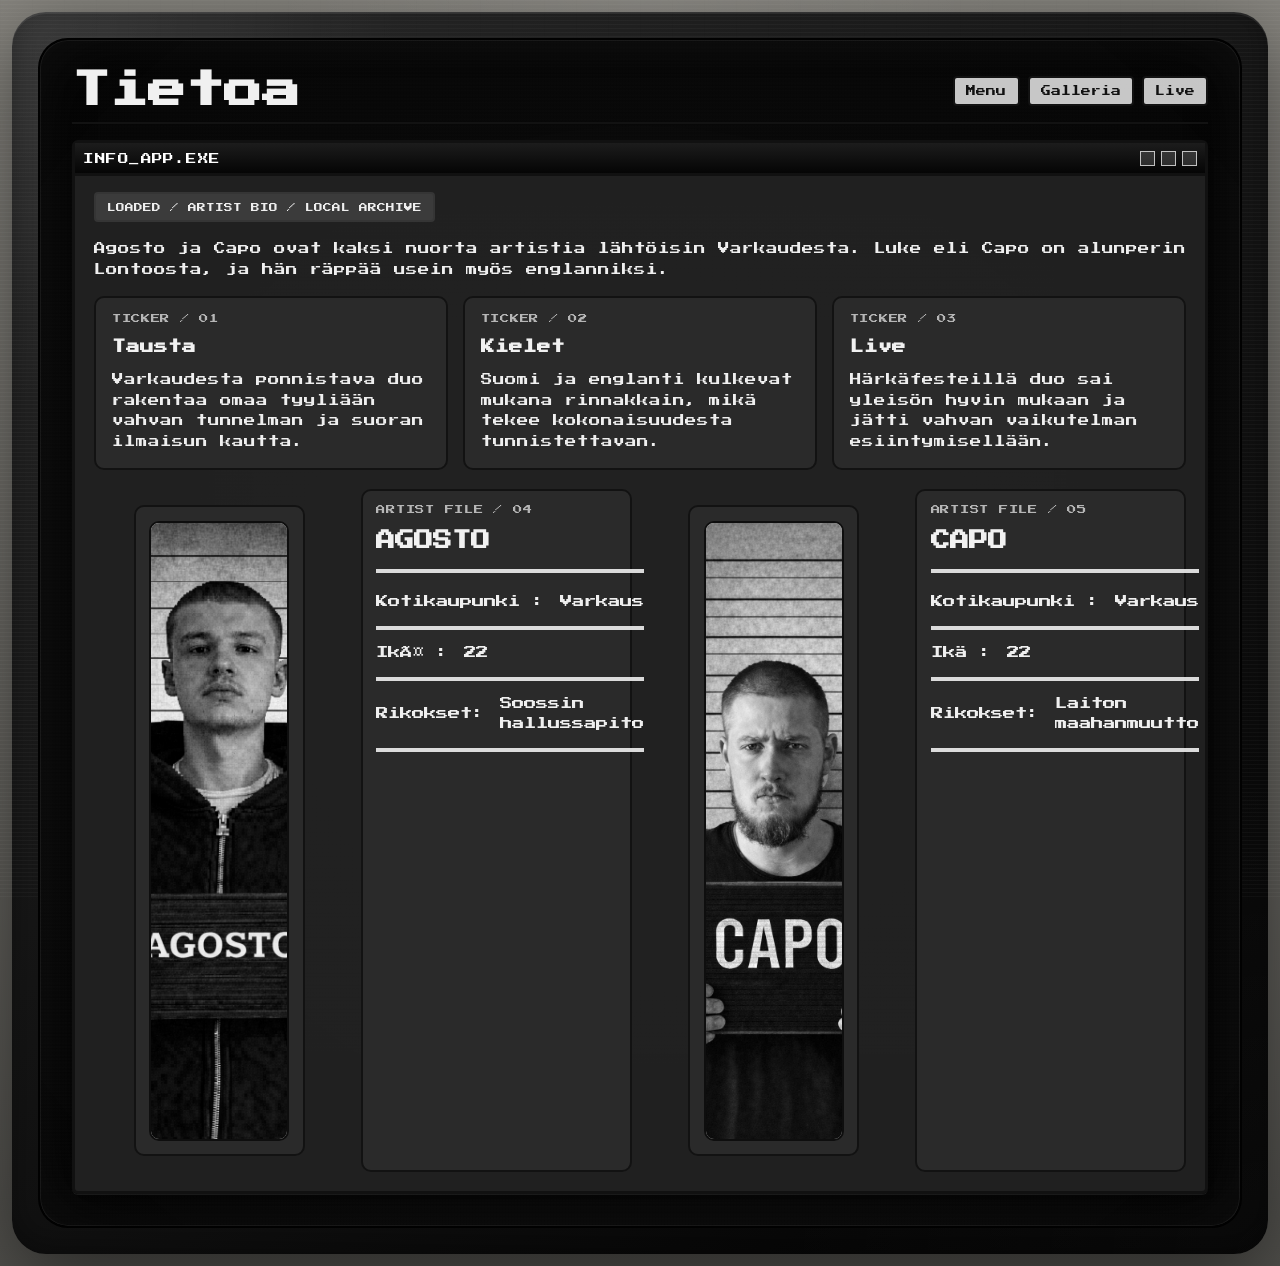
<file: tietoa.html>
﻿<!DOCTYPE html>
<html lang="fi">
<head>
  <meta charset="UTF-8">
  <meta name="viewport" content="width=device-width, initial-scale=1.0">
  <title>Tietoa | Agosto & Capo</title>
  <link rel="preconnect" href="https://fonts.googleapis.com">
  <link rel="preconnect" href="https://fonts.gstatic.com" crossorigin>
  <link href="https://fonts.googleapis.com/css2?family=Inter:wght@400;500;600;700&family=Press+Start+2P&display=swap" rel="stylesheet">
  <link rel="stylesheet" href="styles.css">
</head>
<body>
  <div class="crt-shell">
    <div class="crt-screen">
      <div class="screen-noise"></div>
      <div class="page subpage-shell">
        <header class="subpage-header">
          <h1 class="subpage-title">Tietoa</h1>
          <nav class="nav-links">
            <a href="index.html">Menu</a>
            <a href="galleria.html">Galleria</a>
            <a href="live.html">Live</a>
          </nav>
        </header>

        <section class="content-window">
          <div class="window-bar window-bar--tight">
            <span class="window-title-text">INFO_APP.EXE</span>
            <span class="window-controls" aria-hidden="true">
              <span class="window-control"></span>
              <span class="window-control"></span>
              <span class="window-control"></span>
            </span>
          </div>
          <p class="status-line">Loaded / artist bio / local archive</p>
          <p class="pixel-copy">
            Agosto ja Capo ovat kaksi nuorta artistia lähtöisin Varkaudesta. Luke eli Capo on
            alunperin Lontoosta, ja hän räppää usein myös englanniksi.
          </p>

          <div class="content-grid">
            <article class="info-card">
              <p class="pixel-meta">Ticker / 01</p>
              <h3>Tausta</h3>
              <p class="pixel-copy">Varkaudesta ponnistava duo rakentaa omaa tyyliään vahvan tunnelman ja suoran ilmaisun kautta.</p>
            </article>
            <article class="info-card">
              <p class="pixel-meta">Ticker / 02</p>
              <h3>Kielet</h3>
              <p class="pixel-copy">Suomi ja englanti kulkevat mukana rinnakkain, mikä tekee kokonaisuudesta tunnistettavan.</p>
            </article>
            <article class="info-card">
              <p class="pixel-meta">Ticker / 03</p>
              <h3>Live</h3>
              <p class="pixel-copy">Härkäfesteillä duo sai yleisön hyvin mukaan ja jätti vahvan vaikutelman esiintymisellään.</p>
            </article>
          </div>

          <section class="artist-file-profile">
            <figure class="artist-file-shot">
              <img src="assets/agosto-mugshot.png" alt="Agosto artist file -kuva korkeusmittataustalla">
            </figure>

            <article class="artist-file-info">
              <p class="pixel-meta">Artist File / 04</p>
              <h3>AGOSTO</h3>
              <div class="artist-file-lines">
                <p><span>Kotikaupunki :</span><strong>Varkaus</strong></p>
                <p><span>IkÃ¤ :</span><strong>22</strong></p>
                <p><span>Rikokset:</span><strong>Soossin hallussapito</strong></p>
              </div>
            </article>

            <figure class="artist-file-shot">
              <img src="assets/capo-mugshot.png" alt="Capo artist file -kuva korkeusmittataustalla">
            </figure>

            <article class="artist-file-info">
              <p class="pixel-meta">Artist File / 05</p>
              <h3>CAPO</h3>
              <div class="artist-file-lines">
                <p><span>Kotikaupunki :</span><strong>Varkaus</strong></p>
                <p><span>Ikä :</span><strong>22</strong></p>
                <p><span>Rikokset:</span><strong>Laiton maahanmuutto</strong></p>
              </div>
            </article>
          </section>
        </section>
      </div>
    </div>
  </div>
  <script src="script.js"></script>
</body>
</html>
</file>
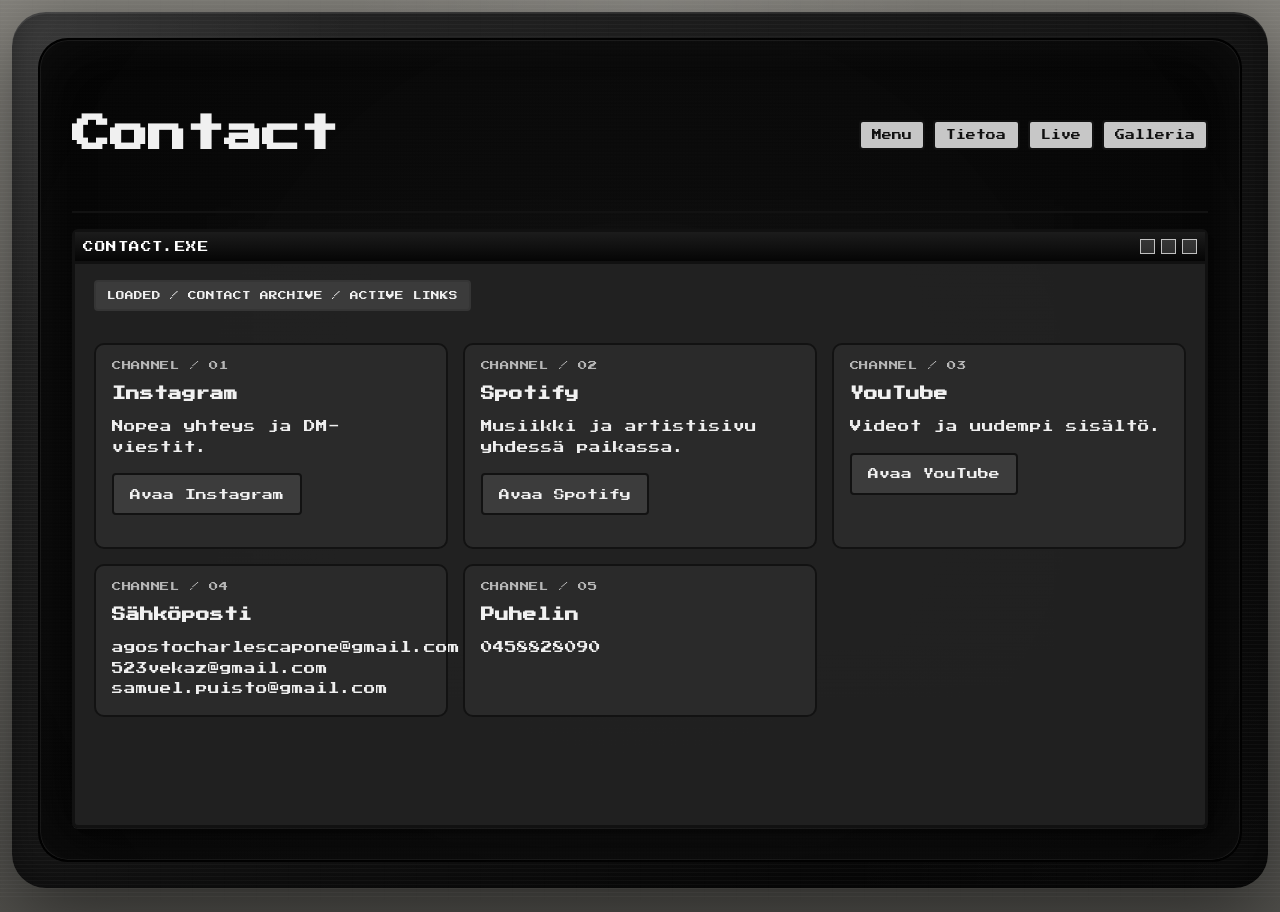
<file: Agosto capo/contact.html>
<!DOCTYPE html>
<html lang="fi">
<head>
  <meta charset="UTF-8">
  <meta name="viewport" content="width=device-width, initial-scale=1.0">
  <title>Contact | Agosto &amp; Capo</title>
  <link rel="preconnect" href="https://fonts.googleapis.com">
  <link rel="preconnect" href="https://fonts.gstatic.com" crossorigin>
  <link href="https://fonts.googleapis.com/css2?family=Inter:wght@400;500;600;700&family=Press+Start+2P&display=swap" rel="stylesheet">
  <link rel="stylesheet" href="styles.css">
</head>
<body>
  <div class="crt-shell">
    <div class="crt-screen">
      <div class="screen-noise"></div>
      <div class="page subpage-shell">
        <header class="subpage-header">
          <h1 class="subpage-title">Contact</h1>
          <nav class="nav-links">
            <a href="index.html">Menu</a>
            <a href="tietoa.html">Tietoa</a>
            <a href="live.html">Live</a>
            <a href="galleria.html">Galleria</a>
          </nav>
        </header>

        <section class="content-window">
          <div class="window-bar window-bar--tight">
            <span class="window-title-text">CONTACT.EXE</span>
            <span class="window-controls" aria-hidden="true">
              <span class="window-control"></span>
              <span class="window-control"></span>
              <span class="window-control"></span>
            </span>
          </div>
          <p class="status-line">Loaded / contact archive / active links</p>
        

          <div class="content-grid contact-grid">
            <article class="info-card">
              <p class="pixel-meta">Channel / 01</p>
              <h3>Instagram</h3>
              <p class="pixel-copy">Nopea yhteys ja DM-viestit.</p>
              <p style="margin-top: 1rem;">
                <a class="pixel-button" href="https://www.instagram.com/agosto.capo/" target="_blank" rel="noreferrer">Avaa Instagram</a>
              </p>
            </article>
            <article class="info-card">
              <p class="pixel-meta">Channel / 02</p>
              <h3>Spotify</h3>
              <p class="pixel-copy">Musiikki ja artistisivu yhdessä paikassa.</p>
              <p style="margin-top: 1rem;">
                <a class="pixel-button" href="https://open.spotify.com/artist/1PuefGqjAMYf6c6ufu7Sk7?si=6hqbIPsjRfOA3B9dMNwjXQ" target="_blank" rel="noreferrer">Avaa Spotify</a>
              </p>
            </article>
            <article class="info-card">
              <p class="pixel-meta">Channel / 03</p>
              <h3>YouTube</h3>
              <p class="pixel-copy">Videot ja uudempi sisältö.</p>
              <p style="margin-top: 1rem;">
                <a class="pixel-button" href="https://www.youtube.com/@AgostoCapo" target="_blank" rel="noreferrer">Avaa YouTube</a>
              </p>
            </article>
            <article class="info-card">
              <p class="pixel-meta">Channel / 04</p>
              <h3>Sähköposti</h3>
              <p class="pixel-copy">agostocharlescapone@gmail.com</p>
              <p class="pixel-copy">523vekaz@gmail.com</p>
              <p class="pixel-copy">samuel.puisto@gmail.com</p>
            </article>
            <article class="info-card">
              <p class="pixel-meta">Channel / 05</p>
              <h3>Puhelin</h3>
              <p class="pixel-copy">0458828090</p>
            </article>
          </div>
        </section>
      </div>
    </div>
  </div>
  <script src="script.js"></script>
</body>
</html>
</file>
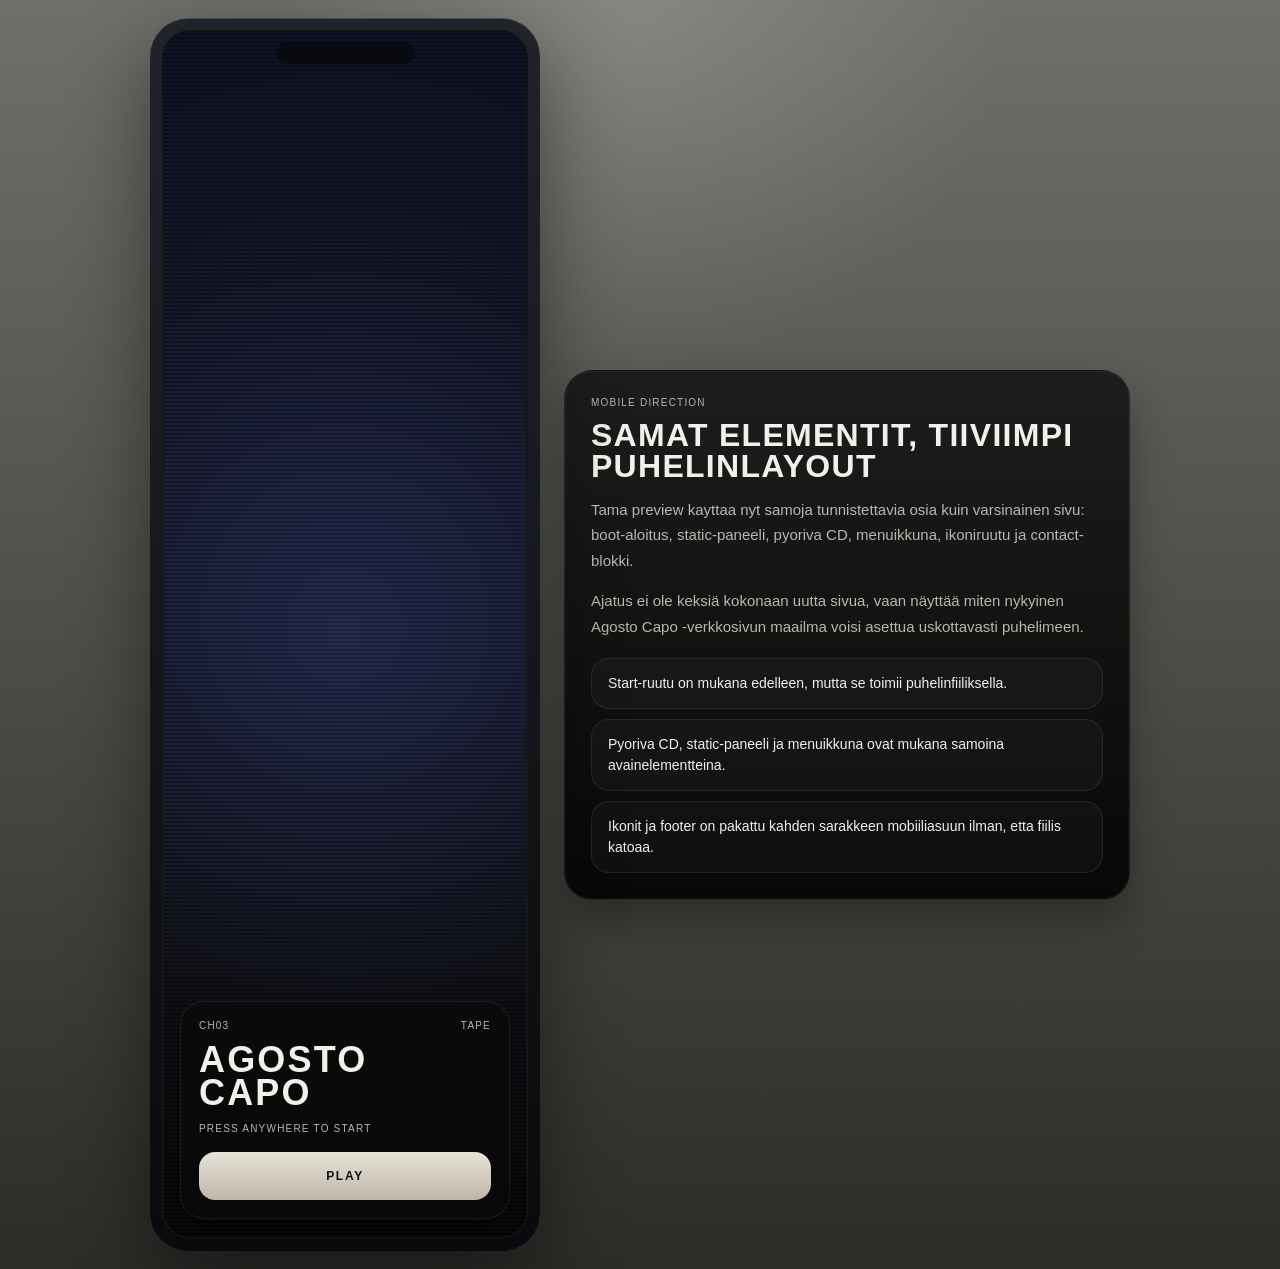
<file: Agosto capo/mobile-preview.html>
<!DOCTYPE html>
<html lang="fi">
<head>
  <meta charset="UTF-8">
  <meta name="viewport" content="width=device-width, initial-scale=1.0">
  <title>Agosto &amp; Capo Mobile Preview</title>
  <style>
    :root {
      --bezel: #1a1a1a;
      --bezel-dark: #050505;
      --screen-dark: #090909;
      --screen-panel: rgba(18, 18, 18, 0.96);
      --panel-soft: rgba(255, 255, 255, 0.05);
      --line: rgba(255, 255, 255, 0.08);
      --ink: #f2f0e8;
      --muted: #bcb7ad;
      --accent: #dad5c9;
      --shadow: rgba(0, 0, 0, 0.4);
    }

    * {
      box-sizing: border-box;
    }

    a {
      color: inherit;
    }

    body {
      margin: 0;
      min-height: 100vh;
      display: grid;
      place-items: center;
      padding: 18px;
      color: var(--ink);
      font-family: Arial, sans-serif;
      background:
        radial-gradient(circle at top, rgba(255, 255, 255, 0.16), transparent 26%),
        linear-gradient(180deg, #716f69 0%, #2c2c29 100%);
    }

    .preview-shell {
      width: min(100%, 980px);
      display: grid;
      grid-template-columns: minmax(310px, 390px) minmax(260px, 1fr);
      gap: 24px;
      align-items: center;
    }

    .phone {
      position: relative;
      width: min(100%, 390px);
      margin: 0 auto;
      padding: 12px;
      border-radius: 38px;
      background:
        linear-gradient(180deg, #20242a 0%, #090a0d 100%);
      box-shadow:
        inset 0 1px 0 rgba(255, 255, 255, 0.16),
        0 30px 80px rgba(0, 0, 0, 0.44);
    }

    .phone-screen {
      position: relative;
      overflow: hidden;
      border-radius: 28px;
      border: 2px solid rgba(255, 255, 255, 0.05);
      background:
        radial-gradient(circle at center, rgba(58, 58, 58, 0.2), rgba(6, 6, 6, 0.98)),
        #050505;
      min-height: 760px;
    }

    .phone-screen::before {
      content: "";
      position: absolute;
      top: 10px;
      left: 50%;
      z-index: 8;
      width: 38%;
      height: 22px;
      border-radius: 999px;
      transform: translateX(-50%);
      background: rgba(8, 10, 14, 0.95);
    }

    .phone-screen::after {
      content: "";
      position: absolute;
      inset: 0;
      pointer-events: none;
      background:
        linear-gradient(rgba(255, 255, 255, 0.02) 1px, transparent 1px),
        linear-gradient(90deg, rgba(255, 255, 255, 0.015) 1px, transparent 1px);
      background-size: 100% 3px, 3px 100%;
      opacity: 0.55;
    }

    .app {
      position: relative;
      min-height: 760px;
      padding: 44px 12px 14px;
    }

    .boot {
      position: absolute;
      inset: 0;
      z-index: 7;
      display: grid;
      align-items: end;
      padding: 26px 16px 18px;
      background:
        radial-gradient(circle at center, rgba(255, 255, 255, 0.08), rgba(7, 7, 7, 0.98));
      background-color: #05070d;
      opacity: 1;
      visibility: visible;
      transition: opacity 260ms ease, visibility 260ms ease;
    }

    .boot-video {
      position: absolute;
      inset: -2%;
      width: 104%;
      height: 104%;
      object-fit: cover;
      object-position: center center;
      opacity: 0.94;
      filter: saturate(0.92) contrast(1.08) brightness(0.88);
      pointer-events: none;
    }

    .boot.hidden {
      opacity: 0;
      visibility: hidden;
      pointer-events: none;
    }

    .boot::before {
      content: "";
      position: absolute;
      inset: 0;
      background:
        repeating-linear-gradient(
          0deg,
          rgba(255, 255, 255, 0.02) 0 2px,
          rgba(0, 0, 0, 0.16) 2px 4px
        ),
        radial-gradient(circle at center, rgba(88, 110, 255, 0.16), transparent 62%),
        linear-gradient(180deg, rgba(40, 75, 255, 0.1), rgba(0, 0, 0, 0.24));
      pointer-events: none;
    }

    .boot-card {
      position: relative;
      z-index: 1;
      padding: 18px;
      border-radius: 24px;
      background: rgba(10, 10, 10, 0.74);
      border: 1px solid rgba(255, 255, 255, 0.08);
      box-shadow: 0 18px 42px rgba(0, 0, 0, 0.34);
      backdrop-filter: blur(10px);
    }

    .boot-row,
    .boot-hint,
    .window-name,
    .ticker-line,
    .ticker-value,
    .icon-label,
    .icon-sub,
    .footer-copy,
    .footer-link,
    .note-kicker {
      text-transform: uppercase;
      letter-spacing: 0.12em;
    }

    .boot-row {
      display: flex;
      justify-content: space-between;
      gap: 10px;
      margin-bottom: 12px;
      font-size: 10px;
      color: var(--muted);
    }

    .boot-title {
      margin: 0;
      font-size: 36px;
      line-height: 0.92;
      text-transform: uppercase;
      letter-spacing: 0.06em;
    }

    .boot-hint {
      margin: 14px 0 0;
      font-size: 10px;
      color: var(--muted);
    }

    .boot-button {
      margin-top: 18px;
      display: inline-flex;
      align-items: center;
      justify-content: center;
      width: 100%;
      min-height: 48px;
      border: 0;
      border-radius: 16px;
      background: linear-gradient(180deg, #e8e3d8, #beb7aa);
      color: #111;
      font-size: 12px;
      font-weight: 700;
      letter-spacing: 0.14em;
      text-transform: uppercase;
      cursor: pointer;
    }

    .main-ui {
      display: grid;
      gap: 12px;
    }

    .static-panel,
    .menu-window,
    .contact-panel {
      position: relative;
      border-radius: 22px;
      border: 1px solid var(--line);
      background: var(--screen-panel);
      box-shadow:
        inset 0 0 0 1px rgba(255, 255, 255, 0.03),
        0 16px 34px rgba(0, 0, 0, 0.24);
      overflow: hidden;
    }

    .static-panel {
      min-height: 250px;
      background:
        linear-gradient(rgba(0, 0, 0, 0.08), rgba(255, 255, 255, 0.03)),
        repeating-linear-gradient(
          90deg,
          #4e4e4e 0 16px,
          #727272 16px 32px,
          #414141 32px 48px,
          #646464 48px 64px
        );
      filter: grayscale(1);
    }

    .static-panel::before {
      content: "";
      position: absolute;
      inset: 0;
      background:
        repeating-linear-gradient(
          0deg,
          rgba(255, 255, 255, 0.08) 0 2px,
          rgba(0, 0, 0, 0.12) 2px 4px
        );
      opacity: 0.45;
    }

    .screen-logo {
      position: absolute;
      inset: 50% auto auto 50%;
      transform: translate(-50%, -50%);
      z-index: 1;
      font-size: 34px;
      line-height: 0.88;
      text-align: center;
      letter-spacing: 0.08em;
      color: rgba(18, 18, 18, 0.28);
      font-weight: 700;
      text-transform: uppercase;
    }

    .dvd-badge {
      position: absolute;
      top: 16px;
      left: 16px;
      z-index: 2;
      width: 144px;
      height: 144px;
      border-radius: 50%;
      border: 4px solid #141414;
      background:
        linear-gradient(135deg, #faf7ef, #d7d3cb 42%, #b9b4ac 70%, #f4f2ec 100%);
      box-shadow:
        inset 0 0 0 4px rgba(255, 255, 255, 0.24),
        8px 8px 0 rgba(70, 70, 70, 0.44);
      overflow: hidden;
    }

    .dvd-spin {
      position: absolute;
      inset: 8px;
      border-radius: 50%;
      background:
        radial-gradient(circle at center, rgba(229, 227, 219, 0.96) 0 14px, transparent 14px 100%),
        url("assets/cd-cover.png") center/cover no-repeat,
        conic-gradient(
          from 0deg,
          rgba(255, 255, 255, 0.34),
          rgba(175, 175, 175, 0.18),
          rgba(110, 110, 110, 0.18),
          rgba(205, 205, 205, 0.16),
          rgba(255, 255, 255, 0.34)
        );
      animation: disc-spin 3.8s linear infinite;
      filter: grayscale(1) contrast(1.08);
    }

    .dvd-spin::before {
      content: "";
      position: absolute;
      inset: 48px;
      border-radius: 50%;
      background: rgba(244, 240, 230, 0.9);
      border: 3px solid #111;
    }

    .dvd-mark {
      position: absolute;
      left: 50%;
      top: 58%;
      transform: translate(-50%, -50%);
      padding: 4px 6px;
      border: 2px solid rgba(17, 17, 17, 0.72);
      background: rgba(255, 255, 255, 0.74);
      color: #111;
      font-size: 8px;
      font-weight: 700;
      letter-spacing: 0.08em;
      text-transform: uppercase;
    }

    .tv-controls {
      position: absolute;
      left: 12px;
      right: 12px;
      bottom: 12px;
      z-index: 3;
      display: grid;
      gap: 8px;
    }

    .tv-button,
    .tv-status {
      display: flex;
      align-items: center;
      justify-content: center;
      min-height: 40px;
      padding: 8px 10px;
      border-radius: 12px;
      font-size: 10px;
      text-transform: uppercase;
      letter-spacing: 0.1em;
    }

    .tv-button {
      border: 0;
      background: linear-gradient(180deg, #ece8df, #cbc5bb);
      color: #111;
      cursor: pointer;
      transition: transform 140ms ease, box-shadow 140ms ease, filter 140ms ease;
    }

    .tv-button:hover,
    .tv-button:focus-visible {
      transform: translateY(-1px);
      box-shadow: 0 8px 18px rgba(0, 0, 0, 0.18);
      filter: brightness(1.02);
      outline: none;
    }

    .tv-button:active {
      transform: translateY(0) scale(0.99);
    }

    .tv-status {
      background: rgba(231, 227, 219, 0.82);
      color: #2c2c2c;
    }

    .menu-window {
      padding: 14px;
    }

    .window-bar {
      display: flex;
      align-items: center;
      justify-content: space-between;
      gap: 10px;
      margin: -14px -14px 14px;
      padding: 11px 14px;
      border-bottom: 1px solid rgba(255, 255, 255, 0.08);
      background: linear-gradient(180deg, var(--bezel) 0%, var(--bezel-dark) 100%);
    }

    .window-name {
      font-size: 10px;
      color: #fff;
    }

    .window-controls {
      display: flex;
      gap: 5px;
    }

    .window-controls span {
      width: 10px;
      height: 10px;
      border: 1px solid rgba(255, 255, 255, 0.64);
      background: rgba(255, 255, 255, 0.14);
    }

    .window-title {
      margin: 0 0 12px;
      font-size: 28px;
      line-height: 0.96;
      text-transform: uppercase;
      letter-spacing: 0.05em;
    }

    .ticker-strip {
      display: grid;
      gap: 8px;
      margin-bottom: 14px;
    }

    .ticker-item {
      padding: 10px 12px;
      border-radius: 14px;
      border: 1px solid rgba(255, 255, 255, 0.08);
      background: rgba(255, 255, 255, 0.03);
    }

    .ticker-line {
      display: block;
      margin-bottom: 4px;
      font-size: 8px;
      color: var(--muted);
    }

    .ticker-value {
      display: block;
      font-size: 11px;
      color: var(--ink);
    }

    .icon-grid {
      display: grid;
      grid-template-columns: repeat(2, minmax(0, 1fr));
      gap: 10px;
    }

    .icon-card {
      display: grid;
      justify-items: center;
      gap: 7px;
      padding: 12px 8px;
      border-radius: 16px;
      border: 1px solid rgba(255, 255, 255, 0.08);
      background: rgba(255, 255, 255, 0.03);
      text-decoration: none;
      transition:
        transform 140ms ease,
        background 140ms ease,
        border-color 140ms ease,
        box-shadow 140ms ease;
    }

    .icon-card.selected {
      background: rgba(255, 255, 255, 0.06);
    }

    .icon-card:hover,
    .icon-card:focus-visible {
      transform: translateY(-2px);
      background: rgba(255, 255, 255, 0.07);
      border-color: rgba(255, 255, 255, 0.18);
      box-shadow:
        inset 0 0 0 1px rgba(255, 255, 255, 0.04),
        0 12px 24px rgba(0, 0, 0, 0.22);
      outline: none;
    }

    .icon-card:active {
      transform: translateY(0) scale(0.985);
      background: rgba(255, 255, 255, 0.1);
    }

    .icon-shape {
      width: 68px;
      height: 68px;
      border-radius: 16px;
      background-position: center;
      background-repeat: no-repeat;
      background-size: cover;
      background-color: #c7c2b7;
      box-shadow:
        inset 0 1px 0 rgba(255, 255, 255, 0.24),
        inset 0 -1px 0 rgba(0, 0, 0, 0.16);
    }

    .icon-shape.info {
      display: grid;
      place-items: center;
      color: #111;
      font-size: 28px;
      font-weight: 700;
      background-image: linear-gradient(180deg, #d7d2c6, #8f8b82);
    }

    .icon-shape.mp4 {
      background-image: url("assets/mp4-logo.svg"), linear-gradient(180deg, #efefef, #8d8d8d);
      background-size: 100% auto, cover;
    }

    .icon-shape.jpg {
      background-image: url("assets/jpg-logo.svg"), linear-gradient(180deg, #efefef, #8d8d8d);
      background-size: 100% auto, cover;
    }

    .icon-shape.spotify {
      display: grid;
      place-items: center;
      background-image: linear-gradient(180deg, #d8ef8d 0%, #91bf27 76%, #214d16 100%);
      color: #111;
      font-size: 11px;
      font-weight: 700;
      letter-spacing: 0.08em;
      text-transform: uppercase;
    }

    .icon-shape.instagram {
      display: grid;
      place-items: center;
      background-image: linear-gradient(135deg, #c96b2d, #f0cb42 48%, #4e9fbc);
      color: #111;
      font-size: 11px;
      font-weight: 700;
      letter-spacing: 0.08em;
      text-transform: uppercase;
    }

    .icon-shape.youtube {
      display: grid;
      place-items: center;
      background-image: linear-gradient(180deg, #d7bf98 0%, #b38559 100%);
      color: #111;
      font-size: 11px;
      font-weight: 700;
      letter-spacing: 0.08em;
      text-transform: uppercase;
    }

    .icon-label {
      font-size: 11px;
      color: var(--ink);
      text-align: center;
    }

    .icon-sub {
      font-size: 8px;
      color: var(--muted);
      text-align: center;
    }

    .screen-footer {
      display: grid;
      justify-items: center;
      gap: 8px;
      margin-top: 14px;
    }

    .footer-copy {
      font-size: 9px;
    }

    .footer-links {
      display: flex;
      flex-direction: column;
      gap: 7px;
      align-items: center;
    }

    .footer-link {
      font-size: 9px;
      color: var(--ink);
      text-decoration: none;
      transition: opacity 140ms ease, transform 140ms ease;
    }

    .footer-link:hover,
    .footer-link:focus-visible {
      opacity: 0.8;
      transform: translateY(-1px);
      outline: none;
    }

    .contact-panel {
      display: grid;
      grid-template-columns: 72px 1fr;
      gap: 12px;
      align-items: center;
      padding: 14px;
      text-decoration: none;
      transition:
        transform 140ms ease,
        background 140ms ease,
        border-color 140ms ease,
        box-shadow 140ms ease;
    }

    .contact-panel:hover,
    .contact-panel:focus-visible {
      transform: translateY(-2px);
      background: rgba(255, 255, 255, 0.04);
      border-color: rgba(255, 255, 255, 0.14);
      box-shadow:
        inset 0 0 0 1px rgba(255, 255, 255, 0.04),
        0 12px 24px rgba(0, 0, 0, 0.22);
      outline: none;
    }

    .contact-panel:active {
      transform: translateY(0) scale(0.99);
    }

    .contact-icon {
      width: 72px;
      height: 72px;
      border-radius: 18px;
      background:
        linear-gradient(180deg, rgba(255, 255, 255, 0.06), rgba(255, 255, 255, 0.02)),
        url("assets/contact-phone-final.png") center/contain no-repeat;
      border: 1px solid rgba(255, 255, 255, 0.08);
    }

    .contact-title {
      margin: 0 0 6px;
      font-size: 22px;
      line-height: 1;
      text-transform: uppercase;
      letter-spacing: 0.04em;
    }

    .contact-copy {
      margin: 0;
      font-size: 13px;
      line-height: 1.5;
      color: var(--muted);
    }

    .note {
      padding: 26px;
      border-radius: 28px;
      background:
        linear-gradient(180deg, rgba(26, 26, 26, 0.95), rgba(7, 7, 7, 0.98));
      border: 1px solid rgba(255, 255, 255, 0.05);
      box-shadow:
        inset 0 0 0 1px rgba(255, 255, 255, 0.04),
        0 20px 40px rgba(0, 0, 0, 0.3);
    }

    .note-kicker {
      display: block;
      margin-bottom: 12px;
      font-size: 10px;
      color: var(--muted);
    }

    .note h2 {
      margin: 0 0 14px;
      font-size: 32px;
      line-height: 0.98;
      text-transform: uppercase;
      letter-spacing: 0.04em;
    }

    .note p {
      margin: 0 0 14px;
      font-size: 15px;
      line-height: 1.72;
      color: var(--muted);
    }

    .note-list {
      display: grid;
      gap: 10px;
      margin-top: 18px;
    }

    .note-item {
      padding: 14px 16px;
      border-radius: 18px;
      background: rgba(255, 255, 255, 0.03);
      border: 1px solid rgba(255, 255, 255, 0.08);
      font-size: 14px;
      line-height: 1.5;
    }

    @keyframes disc-spin {
      from {
        transform: rotate(0deg);
      }

      to {
        transform: rotate(360deg);
      }
    }

    @media (max-width: 920px) {
      .preview-shell {
        grid-template-columns: 1fr;
      }

      .note {
        order: -1;
      }
    }

    @media (max-width: 560px) {
      body {
        padding: 10px;
      }

      .phone {
        padding: 9px;
        border-radius: 30px;
      }

      .phone-screen {
        min-height: 700px;
        border-radius: 22px;
      }

      .app {
        min-height: 700px;
        padding: 40px 10px 12px;
      }

      .phone-screen::before {
        width: 42%;
        height: 20px;
      }

      .dvd-badge {
        width: 126px;
        height: 126px;
      }

      .dvd-spin::before {
        inset: 42px;
      }

      .contact-panel {
        grid-template-columns: 1fr;
        justify-items: start;
      }

      .note {
        padding: 22px;
      }

      .note h2 {
        font-size: 28px;
      }
    }
  </style>
</head>
<body>
  <main class="preview-shell">
    <section class="phone" aria-label="Agosto ja Capo mobiiliesikatselu">
      <div class="phone-screen">
        <div class="boot" id="boot-screen">
          <video class="boot-video" autoplay muted loop playsinline preload="auto" aria-hidden="true">
            <source src="assets/boot-vhs.mp4" type="video/mp4">
          </video>
          <div class="boot-card">
            <div class="boot-row">
              <span>CH03</span>
              <span>TAPE</span>
            </div>
            <h1 class="boot-title">Agosto<br>Capo</h1>
            <p class="boot-hint">Press anywhere to start</p>
            <button class="boot-button" id="boot-button" type="button">Play</button>
          </div>
        </div>

        <div class="app">
          <div class="main-ui">
            <section class="static-panel">
              <audio id="background-beat" loop preload="auto">
                <source src="assets/fein-beat.m4a" type="audio/mp4">
                <source src="assets/fein-beat.wav" type="audio/wav">
              </audio>
              <div class="dvd-badge">
                <div class="dvd-spin">
                  <span class="dvd-mark">DVD</span>
                </div>
              </div>
              <div class="screen-logo">AGOSTO<br>CAPO</div>
              <div class="tv-controls">
                <button class="tv-button" id="beat-toggle" type="button">Play Beat</button>
                <div class="tv-status" id="beat-status">Audio: stop</div>
              </div>
            </section>

            <section class="menu-window">
              <div class="window-bar">
                <span class="window-name">A_CAPO.EXE</span>
                <span class="window-controls" aria-hidden="true">
                  <span></span>
                  <span></span>
                  <span></span>
                </span>
              </div>

              <h2 class="window-title">Agosto &amp; Capo</h2>

              <div class="ticker-strip">
                <div class="ticker-item">
                  <span class="ticker-line">Artist 01</span>
                  <span class="ticker-value">Agosto</span>
                </div>
                <div class="ticker-item">
                  <span class="ticker-line">Artist 02</span>
                  <span class="ticker-value">Capo</span>
                </div>
                <div class="ticker-item">
                  <span class="ticker-line">Status</span>
                  <span class="ticker-value">Unknown</span>
                </div>
              </div>

              <div class="icon-grid">
                <a class="icon-card selected" href="tietoa.html">
                  <div class="icon-shape info">i</div>
                  <div class="icon-label">Tietoa</div>
                  <div class="icon-sub">artist file</div>
                </a>
                <a class="icon-card" href="live.html">
                  <div class="icon-shape mp4"></div>
                  <div class="icon-label">MP4</div>
                  <div class="icon-sub">live archive</div>
                </a>
                <a class="icon-card" href="galleria.html">
                  <div class="icon-shape jpg"></div>
                  <div class="icon-label">JPG</div>
                  <div class="icon-sub">still archive</div>
                </a>
                <a class="icon-card" href="https://open.spotify.com/artist/1PuefGqjAMYf6c6ufu7Sk7?si=6hqbIPsjRfOA3B9dMNwjXQ" target="_blank" rel="noreferrer">
                  <div class="icon-shape spotify">SP</div>
                  <div class="icon-label">Spotify</div>
                  <div class="icon-sub">listen</div>
                </a>
                <a class="icon-card" href="https://www.instagram.com/agosto.capo/" target="_blank" rel="noreferrer">
                  <div class="icon-shape instagram">IG</div>
                  <div class="icon-label">Instagram</div>
                  <div class="icon-sub">social</div>
                </a>
                <a class="icon-card" href="https://www.youtube.com/@AgostoCapo" target="_blank" rel="noreferrer">
                  <div class="icon-shape youtube">YT</div>
                  <div class="icon-label">YouTube</div>
                  <div class="icon-sub">video</div>
                </a>
              </div>

              <div class="screen-footer">
                <div class="footer-copy">&copy; 2025 Agosto &amp; Capo</div>
                <div class="footer-links">
                  <a class="footer-link" href="tietoa.html">Artist file</a>
                  <a class="footer-link" href="live.html">Live archive</a>
                  <a class="footer-link" href="galleria.html">Gallery</a>
                </div>
              </div>
            </section>

            <a class="contact-panel" href="contact.html">
              <div class="contact-icon" aria-hidden="true"></div>
              <div>
                <h3 class="contact-title">Contact</h3>
                <p class="contact-copy">Sama contact-elementti kuin sivulla, mutta kasattu puhelimelle tiiviimpaan muotoon.</p>
              </div>
            </a>
          </div>
        </div>
      </div>
    </section>

    <aside class="note">
      <span class="note-kicker">Mobile direction</span>
      <h2>Samat elementit, tiiviimpi puhelinlayout</h2>
      <p>Tama preview kayttaa nyt samoja tunnistettavia osia kuin varsinainen sivu: boot-aloitus, static-paneeli, pyoriva CD, menuikkuna, ikoniruutu ja contact-blokki.</p>
      <p>Ajatus ei ole keksiä kokonaan uutta sivua, vaan näyttää miten nykyinen Agosto Capo -verkkosivun maailma voisi asettua uskottavasti puhelimeen.</p>

      <div class="note-list">
        <div class="note-item">Start-ruutu on mukana edelleen, mutta se toimii puhelinfiiliksella.</div>
        <div class="note-item">Pyoriva CD, static-paneeli ja menuikkuna ovat mukana samoina avainelementteina.</div>
        <div class="note-item">Ikonit ja footer on pakattu kahden sarakkeen mobiiliasuun ilman, etta fiilis katoaa.</div>
      </div>
    </aside>
  </main>

  <script>
    const bootScreen = document.getElementById("boot-screen");
    const bootButton = document.getElementById("boot-button");
    const beatToggle = document.getElementById("beat-toggle");
    const beatStatus = document.getElementById("beat-status");
    const backgroundBeat = document.getElementById("background-beat");

    const dismissBoot = () => {
      if (!bootScreen) {
        return;
      }

      bootScreen.classList.add("hidden");
    };

    bootButton?.addEventListener("click", dismissBoot);
    bootScreen?.addEventListener("click", dismissBoot);

    if (beatToggle && beatStatus && backgroundBeat) {
      backgroundBeat.volume = 0.45;

      const syncBeatUi = () => {
        const playing = !backgroundBeat.paused;
        beatToggle.textContent = playing ? "Pause Beat" : "Play Beat";
        beatStatus.textContent = playing ? "Audio: on" : "Audio: stop";
      };

      const toggleBeat = async (event) => {
        event?.stopPropagation();
        event?.preventDefault();

        try {
          if (backgroundBeat.paused) {
            backgroundBeat.load();
            await backgroundBeat.play();
          } else {
            backgroundBeat.pause();
          }
        } catch (_error) {
          beatStatus.textContent = "Audio: blocked";
        }

        syncBeatUi();
      };

      const beatEventName = window.PointerEvent ? "pointerup" : "click";
      beatToggle.addEventListener(beatEventName, (event) => {
        void toggleBeat(event);
      });

      backgroundBeat.addEventListener("play", syncBeatUi);
      backgroundBeat.addEventListener("pause", syncBeatUi);
      backgroundBeat.addEventListener("ended", syncBeatUi);
      syncBeatUi();
    }
  </script>
</body>
</html>
</file>
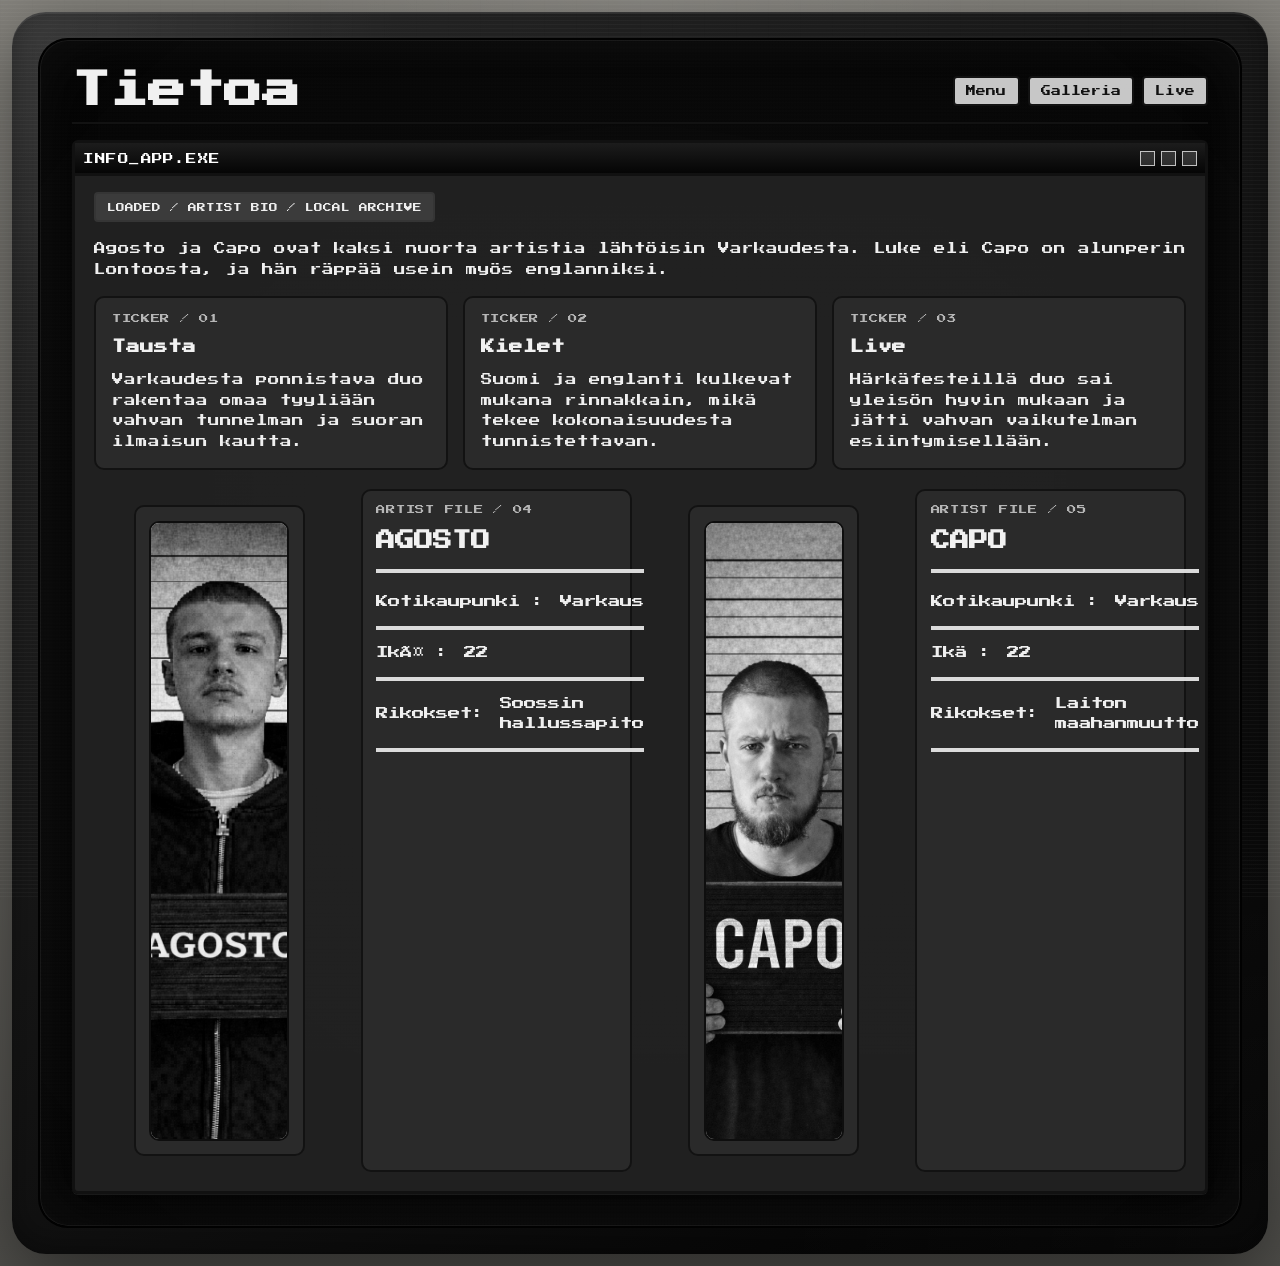
<file: Agosto capo/tietoa.html>
﻿<!DOCTYPE html>
<html lang="fi">
<head>
  <meta charset="UTF-8">
  <meta name="viewport" content="width=device-width, initial-scale=1.0">
  <title>Tietoa | Agosto & Capo</title>
  <link rel="preconnect" href="https://fonts.googleapis.com">
  <link rel="preconnect" href="https://fonts.gstatic.com" crossorigin>
  <link href="https://fonts.googleapis.com/css2?family=Inter:wght@400;500;600;700&family=Press+Start+2P&display=swap" rel="stylesheet">
  <link rel="stylesheet" href="styles.css">
</head>
<body>
  <div class="crt-shell">
    <div class="crt-screen">
      <div class="screen-noise"></div>
      <div class="page subpage-shell">
        <header class="subpage-header">
          <h1 class="subpage-title">Tietoa</h1>
          <nav class="nav-links">
            <a href="index.html">Menu</a>
            <a href="galleria.html">Galleria</a>
            <a href="live.html">Live</a>
          </nav>
        </header>

        <section class="content-window">
          <div class="window-bar window-bar--tight">
            <span class="window-title-text">INFO_APP.EXE</span>
            <span class="window-controls" aria-hidden="true">
              <span class="window-control"></span>
              <span class="window-control"></span>
              <span class="window-control"></span>
            </span>
          </div>
          <p class="status-line">Loaded / artist bio / local archive</p>
          <p class="pixel-copy">
            Agosto ja Capo ovat kaksi nuorta artistia lähtöisin Varkaudesta. Luke eli Capo on
            alunperin Lontoosta, ja hän räppää usein myös englanniksi.
          </p>

          <div class="content-grid">
            <article class="info-card">
              <p class="pixel-meta">Ticker / 01</p>
              <h3>Tausta</h3>
              <p class="pixel-copy">Varkaudesta ponnistava duo rakentaa omaa tyyliään vahvan tunnelman ja suoran ilmaisun kautta.</p>
            </article>
            <article class="info-card">
              <p class="pixel-meta">Ticker / 02</p>
              <h3>Kielet</h3>
              <p class="pixel-copy">Suomi ja englanti kulkevat mukana rinnakkain, mikä tekee kokonaisuudesta tunnistettavan.</p>
            </article>
            <article class="info-card">
              <p class="pixel-meta">Ticker / 03</p>
              <h3>Live</h3>
              <p class="pixel-copy">Härkäfesteillä duo sai yleisön hyvin mukaan ja jätti vahvan vaikutelman esiintymisellään.</p>
            </article>
          </div>

          <section class="artist-file-profile">
            <figure class="artist-file-shot">
              <img src="assets/agosto-mugshot.png" alt="Agosto artist file -kuva korkeusmittataustalla">
            </figure>

            <article class="artist-file-info">
              <p class="pixel-meta">Artist File / 04</p>
              <h3>AGOSTO</h3>
              <div class="artist-file-lines">
                <p><span>Kotikaupunki :</span><strong>Varkaus</strong></p>
                <p><span>IkÃ¤ :</span><strong>22</strong></p>
                <p><span>Rikokset:</span><strong>Soossin hallussapito</strong></p>
              </div>
            </article>

            <figure class="artist-file-shot">
              <img src="assets/capo-mugshot.png" alt="Capo artist file -kuva korkeusmittataustalla">
            </figure>

            <article class="artist-file-info">
              <p class="pixel-meta">Artist File / 05</p>
              <h3>CAPO</h3>
              <div class="artist-file-lines">
                <p><span>Kotikaupunki :</span><strong>Varkaus</strong></p>
                <p><span>Ikä :</span><strong>22</strong></p>
                <p><span>Rikokset:</span><strong>Laiton maahanmuutto</strong></p>
              </div>
            </article>
          </section>
        </section>
      </div>
    </div>
  </div>
  <script src="script.js"></script>
</body>
</html>
</file>
<file: styles.css>
:root {
  --bezel: #181818;
  --bezel-dark: #020202;
  --screen-bg: #e5e3db;
  --screen-shadow: #bab7ae;
  --ink: #121212;
  --muted: #585650;
  --line: rgba(18, 18, 18, 0.16);
  --spotify: #a5a5a5;
  --instagram-a: #c8c8c8;
  --instagram-b: #9d9d9d;
  --instagram-c: #6f6f6f;
  --youtube: #8b8b8b;
  --select: #d1cdc2;
  --win-blue: #1a1a1a;
  --win-blue-dark: #020202;
  --win-cream: #d9d5c8;
  --dvd-fill: #f5f5f5;
  --dvd-shadow: #6c6c6c;
  --dvd-chip: #909090;
}

* {
  box-sizing: border-box;
}

html {
  scroll-behavior: smooth;
}

body {
  margin: 0;
  min-height: 100vh;
  color: var(--ink);
  font-family: "Inter", sans-serif;
  background:
    radial-gradient(circle at top, rgba(255, 255, 255, 0.08), transparent 26%),
    linear-gradient(180deg, #86847e 0%, #51504c 100%);
}

body::before {
  content: "";
  position: fixed;
  inset: 0;
  pointer-events: none;
  opacity: 0.18;
  background:
    linear-gradient(rgba(255, 255, 255, 0.18) 1px, transparent 1px),
    linear-gradient(90deg, rgba(0, 0, 0, 0.04) 1px, transparent 1px);
  background-size: 100% 4px, 32px 32px;
}

body.boot-active .crt-shell {
  width: 100vw;
  min-height: 100vh;
  margin: 0;
  padding: 0;
  border-radius: 0;
  background: transparent;
  box-shadow: none;
}

body.boot-active {
  height: 100vh;
  overflow: hidden;
  overscroll-behavior: none;
  touch-action: none;
}

body.boot-active .crt-screen {
  min-height: 100vh;
  padding: 0;
  border: 0;
  border-radius: 0;
  background: transparent;
  box-shadow: none;
  animation: none;
  filter: none;
}

body.boot-active .crt-screen::before,
body.boot-active .crt-screen::after {
  display: none;
}

body.boot-active .screen-noise {
  display: none;
}

a {
  color: inherit;
}

img,
video {
  display: block;
  width: 100%;
}

.crt-shell {
  width: min(1840px, calc(100vw - 1.5rem));
  min-height: calc(100vh - 1.5rem);
  margin: 0.75rem auto;
  padding: clamp(1rem, 2vw, 1.8rem);
  border-radius: 34px;
  background:
    radial-gradient(circle at top left, rgba(255, 255, 255, 0.08), transparent 22%),
    radial-gradient(circle at bottom right, rgba(255, 255, 255, 0.03), transparent 28%),
    linear-gradient(145deg, #2a2a2a, var(--bezel) 38%, var(--bezel-dark) 100%);
  box-shadow:
    inset 0 2px 0 rgba(255, 255, 255, 0.08),
    inset 0 -10px 30px rgba(0, 0, 0, 0.34),
    0 22px 80px rgba(0, 0, 0, 0.5);
}

.crt-screen {
  --screen-pad: clamp(1.1rem, 2.5vw, 2rem);
  position: relative;
  min-height: calc(100vh - 5rem);
  padding: var(--screen-pad);
  border-radius: 30px;
  overflow: hidden;
  border: 2px solid rgba(0, 0, 0, 0.88);
  background:
    radial-gradient(circle at center, rgba(54, 54, 54, 0.28), rgba(8, 8, 8, 0.98)),
    #050505;
  box-shadow:
    inset 0 0 0 1px rgba(255, 255, 255, 0.08),
    inset 0 0 60px rgba(255, 255, 255, 0.03),
    inset 0 0 160px rgba(0, 0, 0, 0.22),
    inset 0 0 220px rgba(0, 0, 0, 0.18);
  animation: crt-flicker 1.35s infinite steps(1);
  filter: grayscale(1);
}

.crt-screen::before {
  content: "";
  position: absolute;
  inset: 0;
  pointer-events: none;
  opacity: 0.16;
  background:
    linear-gradient(rgba(0, 0, 0, 0.12) 1px, transparent 1px),
    linear-gradient(90deg, rgba(0, 0, 0, 0.05) 1px, transparent 1px);
  background-size: 100% 3px, 3px 100%;
}

.crt-screen::after {
  content: "";
  position: absolute;
  inset: 0;
  pointer-events: none;
  border-radius: 28px;
  box-shadow:
    inset 0 0 80px rgba(255, 255, 255, 0.03),
    inset 0 0 180px rgba(0, 0, 0, 0.2),
    inset 0 -20px 60px rgba(0, 0, 0, 0.18);
}

.screen-noise {
  position: absolute;
  inset: 0;
  pointer-events: none;
  opacity: 0.28;
  background:
    repeating-linear-gradient(
      0deg,
      rgba(0, 0, 0, 0.07) 0 2px,
      rgba(255, 255, 255, 0.02) 2px 4px
    );
  animation: static-shift 0.08s infinite steps(4);
}

.screen-logo {
  position: absolute;
  inset: 50% auto auto 50%;
  z-index: 1;
  transform: translate(-50%, -50%);
  pointer-events: none;
  font-family: "Press Start 2P", monospace;
  font-size: clamp(2.2rem, 6vw, 5.8rem);
  line-height: 0.9;
  letter-spacing: 0.08em;
  text-transform: uppercase;
  text-align: center;
  color: rgba(40, 40, 40, 0.18);
  text-shadow:
    2px 2px 0 rgba(255, 255, 255, 0.06),
    0 0 22px rgba(0, 0, 0, 0.12);
  mix-blend-mode: multiply;
  opacity: 0.72;
  filter: blur(0.55px);
}

.page {
  position: relative;
  z-index: 1;
  min-height: calc(100vh - 9rem);
}

.boot-screen {
  position: absolute;
  inset: 0;
  z-index: 5;
  display: grid;
  place-items: center;
  text-align: center;
  isolation: isolate;
  background:
    radial-gradient(circle at top, rgba(255, 255, 255, 0.08), transparent 34%),
    linear-gradient(180deg, #1e2023 0%, #090909 100%);
  color: #f7f5ee;
  overflow: hidden;
  border-radius: 0;
  overscroll-behavior: none;
  touch-action: none;
}

.boot-screen .boot-wrap {
  position: relative;
  z-index: 1;
  width: 100%;
  height: 100%;
}

.boot-screen.hidden {
  display: none;
}

body.boot-active .boot-tv {
  display: block;
  width: 100%;
  min-height: 100vh;
  margin: 0;
  padding: 0;
  border: 0;
  border-radius: 0;
  background: transparent;
  box-shadow: none;
}

body.boot-active .boot-screen-frame {
  padding: 0;
  border: 0;
  border-radius: 0;
  background: transparent;
  box-shadow: none;
}

body.boot-active .boot-screen-glow {
  min-height: 100vh;
  padding: clamp(0.45rem, 1vw, 0.8rem);
  border: 0;
  border-radius: 0;
  background:
    #05070d;
  box-shadow: none;
}

body.boot-active .boot-side-panel {
  display: none;
}

body.boot-active .boot-static-video {
  inset: -2%;
  width: 104%;
  height: 104%;
  opacity: 0.96;
  filter: saturate(0.92) contrast(1.08) brightness(0.88);
  object-position: center center;
}

body.boot-active .boot-screen-glow::before {
  inset: 0;
  opacity: 1;
  background:
    radial-gradient(circle at center, rgba(88, 110, 255, 0.18), transparent 62%),
    linear-gradient(180deg, rgba(40, 75, 255, 0.12), rgba(0, 0, 0, 0.24)),
    repeating-linear-gradient(
      0deg,
      rgba(255, 255, 255, 0.02) 0 2px,
      rgba(0, 0, 0, 0.16) 2px 4px
    );
}

body.boot-active .boot-screen-glow::after {
  inset: 0;
  border: 0;
  background:
    linear-gradient(90deg, rgba(255, 255, 255, 0.04), transparent 12%, transparent 88%, rgba(255, 255, 255, 0.04)),
    linear-gradient(180deg, rgba(255, 255, 255, 0.05), transparent 16%, transparent 84%, rgba(0, 0, 0, 0.14));
  opacity: 1;
  box-shadow: inset 0 0 80px rgba(0, 0, 0, 0.28);
}

body.boot-active .boot-wrap {
  display: grid;
  width: 100%;
  height: 100%;
  padding: 0;
}

body.boot-active .boot-screen .boot-wrap {
  z-index: 2;
}

.boot-vhs-ui {
  position: relative;
  z-index: 3;
  display: grid;
  grid-template-rows: auto auto auto 1fr auto auto auto;
  width: 100%;
  min-height: 100vh;
  padding: clamp(0.8rem, 1.8vw, 1.25rem);
  color: rgba(168, 173, 182, 0.66);
  font-family: "Press Start 2P", monospace;
  text-transform: uppercase;
}

.boot-vhs-row {
  display: flex;
  justify-content: space-between;
  align-items: center;
  gap: 1rem;
  font-size: clamp(0.72rem, 1vw, 0.95rem);
  letter-spacing: 0.08em;
  color: rgba(168, 173, 182, 0.66);
  text-shadow:
    1px 1px 0 rgba(0, 0, 0, 0.6),
    2px 2px 0 rgba(16, 28, 70, 0.24);
}

.boot-vhs-row--play,
.boot-vhs-row--time,
.boot-vhs-row--bottom,
.boot-vhs-row--labels {
  margin-top: 1rem;
}

.boot-vhs-row--bottom {
  align-self: end;
}

.boot-vhs-row--labels {
  margin-top: 0.45rem;
}

.boot-vhs-rec {
  color: rgba(176, 166, 166, 0.66);
}

body.boot-active .boot-logo {
  justify-self: center;
  align-self: center;
  margin: 0;
  padding: 0;
  border: 0;
  background: transparent;
  box-shadow: none;
  color: rgba(160, 166, 176, 0.5);
  font-size: clamp(2rem, 6.4vw, 5.4rem);
  line-height: 1;
  letter-spacing: 0.08em;
  white-space: nowrap;
  text-shadow:
    1px 1px 0 rgba(0, 0, 0, 0.62),
    2px 2px 0 rgba(16, 28, 70, 0.18);
}

body.boot-active .boot-start-hint {
  justify-self: center;
  align-self: start;
  margin: -9rem 0 0;
  color: rgba(170, 176, 186, 0.72);
  font-family: "Press Start 2P", monospace;
  font-size: clamp(0.78rem, 1.15vw, 1rem);
  letter-spacing: 0.12em;
  text-transform: uppercase;
  text-shadow:
    1px 1px 0 rgba(0, 0, 0, 0.6),
    2px 2px 0 rgba(16, 28, 70, 0.2);
  animation: boot-start-blink 1s steps(1) infinite;
}

body.boot-active .boot-start-hint::before {
  content: ">";
  display: inline-block;
  margin-right: 0.55rem;
  animation: blink 1s steps(1) infinite;
}

body.boot-active .press-start {
  justify-self: start;
  padding: 0;
  border: 0;
  border-radius: 0;
  background: transparent;
  box-shadow: none;
  color: rgba(172, 178, 188, 0.68);
  font-size: clamp(0.78rem, 1vw, 0.95rem);
  letter-spacing: 0.12em;
  text-shadow:
    1px 1px 0 rgba(0, 0, 0, 0.62),
    2px 2px 0 rgba(16, 28, 70, 0.22);
}

body.boot-active .press-start::before {
  color: rgba(172, 178, 188, 0.68);
}

body.boot-active .boot-footer {
  justify-self: center;
  margin: 0;
  padding: 0;
  border: 0;
  background: transparent;
  box-shadow: none;
  color: rgba(154, 160, 170, 0.58);
  font-size: clamp(0.56rem, 0.8vw, 0.72rem);
  letter-spacing: 0.12em;
  text-shadow:
    1px 1px 0 rgba(0, 0, 0, 0.58),
    2px 2px 0 rgba(16, 28, 70, 0.16);
}

.crt-transition {
  position: absolute;
  inset: 0;
  z-index: 6;
  pointer-events: none;
  background: rgba(0, 0, 0, 0.98);
  overflow: hidden;
}

.crt-transition.hidden {
  display: none;
}

.crt-transition::before,
.crt-transition::after {
  content: "";
  position: absolute;
  inset: 0;
  pointer-events: none;
  opacity: 0;
}

.crt-transition::before {
  top: 50%;
  bottom: auto;
  height: 3px;
  inset-inline: 0;
  background:
    linear-gradient(90deg, transparent, rgba(255, 255, 255, 0.98) 18%, rgba(255, 255, 255, 0.98) 82%, transparent);
  box-shadow:
    0 0 12px rgba(255, 255, 255, 0.95),
    0 0 26px rgba(255, 255, 255, 0.42);
  transform: translateY(-50%) scaleX(0.04);
  transform-origin: center;
}

.crt-transition::after {
  background:
    radial-gradient(circle at center, rgba(255, 255, 255, 0.88) 0%, rgba(210, 210, 210, 0.52) 18%, rgba(18, 18, 18, 0.88) 44%, rgba(0, 0, 0, 0.98) 100%);
  transform: scaleY(0.015);
  transform-origin: center;
}

.crt-transition.playing::before {
  animation: crt-open-line 900ms cubic-bezier(0.3, 0, 0.18, 1) forwards;
}

.crt-transition.playing::after {
  animation: crt-open-fill 900ms cubic-bezier(0.3, 0, 0.18, 1) forwards;
}

.boot-screen::before,
.boot-screen::after {
  content: "";
  position: absolute;
  inset: 0;
  pointer-events: none;
  opacity: 0;
}

.boot-screen::before {
  top: 50%;
  bottom: auto;
  height: 3px;
  inset-inline: 0;
  background:
    linear-gradient(90deg, transparent, rgba(255, 255, 255, 0.98) 18%, rgba(255, 255, 255, 0.98) 82%, transparent);
  box-shadow:
    0 0 12px rgba(255, 255, 255, 0.95),
    0 0 26px rgba(255, 255, 255, 0.42);
  transform: translateY(-50%) scaleX(0.04);
  transform-origin: center;
}

.boot-screen::after {
  background:
    radial-gradient(circle at center, rgba(255, 255, 255, 0.88) 0%, rgba(210, 210, 210, 0.52) 18%, rgba(18, 18, 18, 0.88) 44%, rgba(0, 0, 0, 0.98) 100%);
  transform: scaleY(0.015);
  transform-origin: center;
}

.boot-screen.starting {
  pointer-events: none;
}

.boot-screen.starting .boot-wrap {
  animation: boot-text-fade 120ms steps(2) forwards;
}

.boot-screen.starting::before {
  animation: crt-open-line 900ms cubic-bezier(0.3, 0, 0.18, 1) forwards;
}

.boot-screen.starting::after {
  animation: crt-open-fill 900ms cubic-bezier(0.3, 0, 0.18, 1) forwards;
}

.boot-wrap {
  display: grid;
  width: 100%;
  height: 100%;
  padding: 0;
}

.boot-tv {
  display: grid;
  grid-template-columns: minmax(0, 1fr) 228px;
  gap: clamp(1rem, 2vw, 1.6rem);
  align-items: stretch;
  width: 100%;
  min-height: 100%;
  padding: clamp(1.1rem, 2vw, 1.8rem);
  border-radius: 28px;
  background:
    linear-gradient(145deg, #8f9499 0%, #55595e 24%, #2d3136 58%, #121417 100%);
  border: 4px solid rgba(8, 10, 12, 0.96);
  box-shadow:
    inset 0 2px 0 rgba(255, 255, 255, 0.18),
    inset 0 -10px 24px rgba(0, 0, 0, 0.34),
    0 26px 50px rgba(0, 0, 0, 0.4);
}

.boot-screen-frame {
  position: relative;
  padding: clamp(1rem, 2vw, 1.4rem);
  border-radius: 28px;
  background:
    linear-gradient(145deg, #b3b8bd 0%, #72777d 36%, #34383d 100%);
  box-shadow:
    inset 0 2px 0 rgba(255, 255, 255, 0.24),
    inset 0 -18px 28px rgba(0, 0, 0, 0.28);
}

.boot-screen-glow {
  position: relative;
  display: grid;
  place-items: center;
  min-height: 100%;
  padding: clamp(1.5rem, 4vw, 3rem);
  border: 10px solid #171310;
  border-radius: 16% 12% 14% 18% / 11% 10% 15% 17%;
  background:
    radial-gradient(circle at center, rgba(255, 255, 255, 0.94) 0%, rgba(240, 236, 226, 0.96) 52%, rgba(180, 172, 155, 0.92) 100%);
  box-shadow:
    inset 0 0 32px rgba(255, 255, 255, 0.72),
    inset 0 0 120px rgba(143, 133, 117, 0.36),
    inset 0 0 0 4px rgba(255, 255, 255, 0.2);
  overflow: hidden;
}

.boot-screen-glow > * {
  position: relative;
  z-index: 2;
}

.boot-static-video {
  position: absolute;
  inset: 0;
  z-index: 1;
  width: 100%;
  height: 100%;
  object-fit: cover;
  filter: grayscale(1) contrast(1.18) brightness(1.02);
  opacity: 0.45;
  pointer-events: none;
}

.boot-screen-glow::before {
  content: "";
  position: absolute;
  inset: 0;
  background:
    radial-gradient(circle at 28% 24%, rgba(255, 255, 255, 0.7), transparent 20%),
    radial-gradient(circle at 50% 50%, rgba(255, 255, 255, 0.14), transparent 55%);
  pointer-events: none;
}

.boot-screen-glow::after {
  content: "";
  position: absolute;
  inset: 0;
  background:
    linear-gradient(180deg, rgba(255, 255, 255, 0.06) 0, rgba(0, 0, 0, 0.16) 100%),
    repeating-linear-gradient(
      0deg,
      rgba(0, 0, 0, 0.07) 0 2px,
      rgba(255, 255, 255, 0.015) 2px 4px
    );
  background-size:
    100% 100%,
    100% 4px;
  background-position:
    center,
    center;
  mix-blend-mode: normal;
  pointer-events: none;
  opacity: 0.3;
}

.boot-side-panel {
  display: grid;
  grid-template-rows: auto auto auto 1fr;
  gap: 1rem;
  padding: 1rem 0.9rem;
  border-radius: 18px;
  background:
    linear-gradient(180deg, #5d636a 0%, #2a2f34 100%);
  border: 2px solid rgba(12, 14, 16, 0.94);
  box-shadow:
    inset 0 1px 0 rgba(255, 255, 255, 0.12),
    inset 0 -18px 24px rgba(0, 0, 0, 0.2);
}

.boot-dial {
  position: relative;
  justify-self: center;
  display: block;
  border-radius: 50%;
  background:
    radial-gradient(circle at 35% 30%, rgba(255, 255, 255, 0.46), transparent 16%),
    linear-gradient(145deg, #393d42 0%, #111315 100%);
  border: 4px solid #0e1012;
  box-shadow:
    inset 0 0 0 2px rgba(190, 196, 204, 0.14),
    0 4px 10px rgba(0, 0, 0, 0.28);
}

.boot-dial::after {
  content: "";
  position: absolute;
  left: 50%;
  top: 16%;
  width: 4px;
  height: 26%;
  border-radius: 999px;
  background: #dbdee2;
  transform: translateX(-50%) rotate(18deg);
  transform-origin: 50% 140%;
}

.boot-dial--lg {
  width: 96px;
  height: 96px;
}

.boot-dial--sm {
  width: 26px;
  height: 26px;
}

.boot-labels {
  display: flex;
  justify-content: center;
  gap: 0.75rem;
  font-family: "Press Start 2P", monospace;
  font-size: 0.44rem;
  color: #dde2e8;
  letter-spacing: 0.08em;
}

.boot-mini-controls {
  display: flex;
  justify-content: center;
  gap: 0.75rem;
}

.boot-speaker-grill {
  border-radius: 14px;
  background:
    repeating-linear-gradient(
      180deg,
      rgba(8, 9, 10, 0.95) 0 3px,
      rgba(120, 126, 133, 0.08) 3px 9px
    );
  border: 2px solid rgba(11, 12, 14, 0.88);
  min-height: 250px;
}

.boot-logo {
  margin: 0;
  display: inline-flex;
  justify-self: center;
  align-items: center;
  padding: 0.9rem 1.3rem;
  font-family: "Press Start 2P", monospace;
  font-size: clamp(1.7rem, 4.8vw, 4.8rem);
  line-height: 1.08;
  letter-spacing: 0.05em;
  text-transform: uppercase;
  color: #111;
  white-space: nowrap;
  max-width: 100%;
  border: 3px solid #101214;
  border-radius: 4px;
  background:
    linear-gradient(180deg, rgba(216, 221, 226, 0.92) 0%, rgba(138, 145, 152, 0.9) 52%, rgba(91, 98, 104, 0.9) 100%);
  box-shadow:
    inset 0 1px 0 rgba(255, 255, 255, 0.44),
    inset -1px -2px 0 rgba(0, 0, 0, 0.16),
    4px 4px 0 rgba(10, 12, 14, 0.28);
  text-shadow:
    1px 0 0 rgba(255, 255, 255, 0.28),
    -1px 0 0 rgba(0, 0, 0, 0.08),
    0 0 10px rgba(255, 255, 255, 0.18);
  filter: blur(0.15px);
}

.press-start {
  display: inline-flex;
  align-items: center;
  gap: 0.8rem;
  justify-content: center;
  padding: 0.95rem 1.3rem;
  border: 3px solid #101214;
  border-radius: 4px;
  background:
    linear-gradient(180deg, #d8dde2 0%, #8a9198 52%, #5b6268 100%);
  color: #101214;
  font-family: "Press Start 2P", monospace;
  font-size: clamp(0.82rem, 1.35vw, 1.05rem);
  letter-spacing: 0.08em;
  text-transform: uppercase;
  cursor: pointer;
  text-shadow:
    1px 0 0 rgba(255, 255, 255, 0.2);
  box-shadow:
    inset 0 1px 0 rgba(255, 255, 255, 0.44),
    inset -1px -2px 0 rgba(0, 0, 0, 0.16),
    4px 4px 0 rgba(10, 12, 14, 0.28);
}

.press-start::before {
  content: ">";
  color: #1f2327;
  animation: blink 1s steps(1) infinite;
}

.boot-footer {
  display: inline-flex;
  justify-self: center;
  align-items: center;
  padding: 0.55rem 0.9rem;
  font-family: "Press Start 2P", monospace;
  font-size: 0.64rem;
  letter-spacing: 0.08em;
  color: #181614;
  text-transform: uppercase;
  border: 3px solid #101214;
  border-radius: 4px;
  background:
    linear-gradient(180deg, rgba(216, 221, 226, 0.92) 0%, rgba(138, 145, 152, 0.9) 52%, rgba(91, 98, 104, 0.9) 100%);
  box-shadow:
    inset 0 1px 0 rgba(255, 255, 255, 0.44),
    inset -1px -2px 0 rgba(0, 0, 0, 0.16),
    4px 4px 0 rgba(10, 12, 14, 0.24);
  text-shadow:
    1px 0 0 rgba(255, 255, 255, 0.22),
    0 0 8px rgba(255, 255, 255, 0.12);
}

@keyframes blink {
  50% {
    opacity: 0;
  }
}

@keyframes boot-start-blink {
  0%, 45% {
    opacity: 1;
  }

  50%, 100% {
    opacity: 0.38;
  }
}

@keyframes boot-text-fade {
  to {
    opacity: 0;
    transform: scale(0.98);
  }
}

@keyframes crt-open-line {
  0% {
    opacity: 0;
    transform: translateY(-50%) scaleX(0.04);
  }

  10% {
    opacity: 1;
    transform: translateY(-50%) scaleX(0.1);
  }

  48% {
    opacity: 1;
    transform: translateY(-50%) scaleX(1);
  }

  100% {
    opacity: 0;
    transform: translateY(-50%) scaleX(1);
  }
}

@keyframes crt-open-fill {
  0% {
    opacity: 0;
    transform: scaleY(0.015);
    filter: brightness(2.4);
  }

  38% {
    opacity: 0.92;
    transform: scaleY(0.05);
    filter: brightness(2.1);
  }

  74% {
    opacity: 1;
    transform: scaleY(1);
    filter: brightness(1.28);
  }

  100% {
    opacity: 0;
    transform: scaleY(1);
    filter: brightness(1);
  }
}

.page-grid {
  display: grid;
  grid-template-columns: 1.2fr 0.78fr;
  gap: 1.5rem;
  width: 100%;
  min-height: 100%;
  align-items: start;
  position: relative;
  z-index: 2;
}

.home-panel {
  display: grid;
  align-content: start;
  gap: 1.2rem;
  min-height: 100%;
  padding: 0.1rem 0.1rem 1.2rem;
  border-radius: 18px;
  border: 2px solid rgba(0, 0, 0, 0.84);
  background:
    linear-gradient(180deg, rgba(36, 36, 36, 0.92), rgba(8, 8, 8, 0.98));
  box-shadow:
    inset 0 0 0 1px rgba(255, 255, 255, 0.08),
    inset 0 0 36px rgba(255, 255, 255, 0.03),
    inset 0 0 90px rgba(0, 0, 0, 0.46);
}

.home-panel .menu-window {
  margin: 0.65rem 0.65rem 0;
}

.home-panel .screen-footer {
  margin: 0 0.85rem;
}

.static-panel {
  position: relative;
  min-height: 100%;
  border: 2px solid rgba(0, 0, 0, 0.84);
  border-radius: 18px;
  background:
    linear-gradient(rgba(0, 0, 0, 0.08), rgba(255, 255, 255, 0.03)),
    repeating-linear-gradient(
      90deg,
      #4f4f4f 0 16px,
      #707070 16px 32px,
      #3d3d3d 32px 48px,
      #666666 48px 64px
    );
  filter: grayscale(1) contrast(1.12);
  box-shadow:
    inset 0 0 0 1px rgba(255, 255, 255, 0.06),
    inset 0 0 100px rgba(0, 0, 0, 0.32);
}

.static-panel::before,
.static-panel::after {
  content: "";
  position: absolute;
  inset: 0;
  border-radius: inherit;
  pointer-events: none;
}

.static-panel::before {
  opacity: 0.35;
  background:
    repeating-linear-gradient(
      0deg,
      rgba(255, 255, 255, 0.1) 0 2px,
      rgba(0, 0, 0, 0.08) 2px 4px
    );
  animation: static-shift 0.08s infinite steps(4);
}

.static-panel::after {
  opacity: 0.3;
  background:
    radial-gradient(circle at 20% 30%, rgba(255, 255, 255, 0.18), transparent 18%),
    radial-gradient(circle at 80% 70%, rgba(255, 255, 255, 0.14), transparent 22%),
    repeating-linear-gradient(
      90deg,
      rgba(0, 0, 0, 0.18) 0 6px,
      rgba(255, 255, 255, 0.06) 6px 12px
    );
  mix-blend-mode: screen;
  animation: tv-snow 0.18s infinite steps(2);
}

.tv-ghost {
  position: absolute;
  inset: 0;
  z-index: 1;
  pointer-events: none;
  background:
    radial-gradient(circle at center, rgba(255,255,255,0.06), transparent 32%);
  mix-blend-mode: screen;
}

.tv-controls {
  position: absolute;
  left: 1rem;
  bottom: 1rem;
  z-index: 4;
  display: grid;
  gap: 0.45rem;
  justify-items: start;
}

.tv-play-button,
.tv-status {
  font-family: "Press Start 2P", monospace;
  text-transform: uppercase;
}

.tv-play-button {
  border: 2px solid #111;
  border-radius: 4px;
  padding: 0.7rem 0.9rem;
  background:
    linear-gradient(180deg, #efede6, #c8c4ba);
  color: #111;
  box-shadow:
    inset 1px 1px 0 rgba(255, 255, 255, 0.65),
    4px 4px 0 rgba(0, 0, 0, 0.26);
  cursor: pointer;
  font-size: 0.58rem;
}

.tv-play-button:hover {
  transform: translateY(-1px);
}

.tv-status {
  display: inline-flex;
  align-items: center;
  min-height: 2rem;
  padding: 0.45rem 0.6rem;
  border: 2px solid rgba(17, 17, 17, 0.75);
  border-radius: 4px;
  background: rgba(224, 221, 214, 0.82);
  color: #2f2f2f;
  font-size: 0.45rem;
  letter-spacing: 0.06em;
}

.menu-window,
.content-window,
.video-window,
.spotify-window {
  border: 3px solid #111;
  border-radius: 6px;
  background: rgba(34, 34, 34, 0.96);
  box-shadow:
    0 1px 0 rgba(255, 255, 255, 0.08),
    6px 6px 0 rgba(0, 0, 0, 0.24);
}

.window-bar {
  display: flex;
  align-items: center;
  justify-content: space-between;
  gap: 0.75rem;
  margin: -1.4rem -1.6rem 1rem;
  padding: 0.45rem 0.55rem;
  border-bottom: 3px solid #111;
  background: linear-gradient(180deg, #1c1c1c, #050505);
  color: #fff;
}

.window-bar--tight {
  margin: -1.2rem -1.2rem 1rem;
}

.window-bar--video {
  margin: -1rem -1rem 1rem;
}

.window-title-text,
.window-controls,
.ticker-line,
.ticker-item,
.ticker-value,
.pixel-meta,
.status-line {
  font-family: "Press Start 2P", monospace;
}

.window-title-text {
  font-size: 0.66rem;
  letter-spacing: 0.04em;
  text-transform: uppercase;
}

.window-controls {
  display: flex;
  gap: 0.35rem;
}

.window-control {
  width: 15px;
  height: 15px;
  border: 1px solid rgba(255, 255, 255, 0.7);
  background: rgba(255, 255, 255, 0.14);
}

.menu-window {
  padding: 1.4rem 1.6rem 1.8rem;
}

.window-title {
  margin: 0 0 1.2rem;
  font-family: "Press Start 2P", monospace;
  font-size: 1.5rem;
  text-transform: uppercase;
  color: #f0efe8;
}

.ticker-strip {
  display: grid;
  grid-template-columns: repeat(3, minmax(0, 1fr));
  gap: 0.7rem;
  margin: 1rem 0 1.1rem;
}

.ticker-item {
  padding: 0.6rem 0.65rem;
  border: 3px solid #5c5c5c;
  border-radius: 4px;
  background: #2a2a2a;
  box-shadow:
    inset 2px 2px 0 rgba(255, 255, 255, 0.08),
    inset -2px -2px 0 rgba(0, 0, 0, 0.3);
}

.ticker-line {
  display: block;
  margin-bottom: 0.45rem;
  font-size: 0.5rem;
  color: #a4a098;
  letter-spacing: 0.08em;
  text-transform: uppercase;
}

.ticker-value {
  display: block;
  font-size: 0.58rem;
  color: #f0efe8;
  letter-spacing: 0.04em;
  text-transform: uppercase;
}

.icon-grid {
  display: grid;
  grid-template-columns: repeat(3, minmax(0, 1fr));
  gap: 1.25rem 1rem;
}

.icon-card {
  display: grid;
  justify-items: center;
  gap: 0.7rem;
  padding: 1rem 0.4rem;
  border-radius: 4px;
  border: 3px solid transparent;
  text-decoration: none;
  transition: transform 120ms ease, background 120ms ease, border-color 120ms ease;
}

.icon-card:hover {
  transform: translateY(-2px);
  background: rgba(255, 255, 255, 0.04);
  border-color: #5f5f5f;
}

.icon-card.is-selected {
  background: rgba(255, 255, 255, 0.06);
  border-color: #666666;
  box-shadow:
    inset 2px 2px 0 rgba(255, 255, 255, 0.08),
    inset -2px -2px 0 rgba(0, 0, 0, 0.24);
}

.pixel-icon {
  display: grid;
  place-items: center;
  width: 78px;
  height: 78px;
  border-radius: 6px;
  font-size: 2rem;
  font-family: "Press Start 2P", monospace;
  border: 3px solid rgba(0, 0, 0, 0.18);
  box-shadow:
    inset 2px 2px 0 rgba(255, 255, 255, 0.22),
    inset -2px -2px 0 rgba(0, 0, 0, 0.16);
}

.pixel-icon--info {
  background: linear-gradient(180deg, #b8b8b8, #8d8d8d);
  color: #141414;
}

.pixel-icon--gallery {
  background: linear-gradient(180deg, #cbcbcb, #8b8b8b);
  color: #121212;
}

.pixel-icon--jpg {
  background:
    linear-gradient(180deg, #efefef, #8d8d8d);
  color: #111;
}

.pixel-icon--live {
  background: linear-gradient(180deg, #2d2d2d, #0d0d0d);
  color: #eceae3;
}

.pixel-icon--spotify {
  background: linear-gradient(180deg, #c7c7c7, #8e8e8e);
  color: #131313;
}

.pixel-icon--instagram {
  background: linear-gradient(135deg, var(--instagram-a), var(--instagram-b) 50%, var(--instagram-c));
  color: #111;
}

.pixel-icon--youtube {
  background: linear-gradient(180deg, #d0d0d0, #888888);
  color: #101010;
}

.pixel-icon--mp4 {
  background:
    linear-gradient(180deg, #efefef, #8d8d8d);
  color: #111;
}

.app-icon {
  position: relative;
  overflow: hidden;
  border-radius: 16px;
  border-color: rgba(24, 24, 24, 0.35);
  box-shadow:
    inset 2px 2px 0 rgba(255, 255, 255, 0.28),
    inset -2px -2px 0 rgba(0, 0, 0, 0.16),
    0 4px 10px rgba(0, 0, 0, 0.1);
}

.app-icon::before,
.app-icon::after {
  content: "";
  position: absolute;
}

.pixel-icon--spotify.app-icon {
  background:
    linear-gradient(180deg, #d8ef8d 0%, #91bf27 76%, #214d16 100%);
}

.pixel-icon--spotify.app-icon::before {
  inset: 13px 11px 12px 11px;
  border-radius: 14px;
  background:
    radial-gradient(120% 65% at 50% 24%, transparent 57%, rgba(88, 116, 49, 0.92) 58% 67%, transparent 68%),
    radial-gradient(120% 65% at 50% 43%, transparent 56%, rgba(52, 85, 20, 0.95) 57% 66%, transparent 67%),
    radial-gradient(120% 65% at 50% 62%, transparent 55%, rgba(57, 93, 25, 0.92) 56% 65%, transparent 66%),
    radial-gradient(90% 55% at 50% 113%, rgba(15, 44, 9, 0.96) 0 44%, transparent 45%);
}

.pixel-icon--instagram.app-icon {
  background:
    linear-gradient(180deg, #825031 0%, #6f4429 24%, #f0e9d7 24.5%, #d6ccb9 100%);
}

.pixel-icon--instagram.app-icon::before {
  inset: 0;
  background:
    linear-gradient(90deg, #d63b2a 8px, #f0cb42 8px 16px, #5bbc56 16px 24px, #48b6d2 24px 32px, transparent 32px),
    radial-gradient(circle at 58% 56%, #1a2b31 0 14px, #3c5966 15px 22px, #b7bec0 23px 28px, transparent 29px),
    radial-gradient(circle at 58% 56%, rgba(122, 203, 255, 0.4) 0 8px, transparent 9px);
}

.pixel-icon--instagram.app-icon::after {
  inset: 0;
  background:
    radial-gradient(circle at 79% 22%, #182127 0 5px, #5f6f74 6px 9px, transparent 10px),
    radial-gradient(circle at 34% 40%, rgba(255, 255, 255, 0.72) 0 3px, transparent 4px);
}

.pixel-icon--youtube.app-icon {
  background:
    linear-gradient(180deg, #d7bf98 0%, #b38559 100%);
}

.pixel-icon--youtube.app-icon::before {
  inset: 7px;
  border-radius: 16px;
  background:
    radial-gradient(circle at 50% 35%, rgba(255, 255, 255, 0.92), rgba(190, 194, 182, 0.92) 58%, rgba(156, 164, 146, 0.92) 100%);
  box-shadow:
    inset 0 0 0 2px rgba(255, 250, 240, 0.52),
    inset 0 -10px 16px rgba(52, 57, 44, 0.16);
}

.pixel-icon--youtube.app-icon::after {
  inset: 0;
  background:
    radial-gradient(circle at 18px 60px, #4d3725 0 5px, #c6b59a 6px 8px, #61472f 9px 12px, transparent 13px),
    radial-gradient(circle at calc(100% - 18px) 60px, #4d3725 0 5px, #c6b59a 6px 8px, #61472f 9px 12px, transparent 13px),
    linear-gradient(90deg, transparent 33px, #2b2218 33px 35px, transparent 35px 38px, #2b2218 38px 40px, transparent 40px 43px, #2b2218 43px 45px, transparent 45px);
}

.pixel-icon--mp4.app-icon::before {
  inset: 0;
  background:
    url("assets/mp4-logo.svg") center/100% auto no-repeat;
}

.pixel-icon--mp4.app-icon::after {
  display: none;
}

.pixel-icon--jpg.app-icon::before {
  inset: 0;
  background:
    url("assets/jpg-logo.svg") center/100% auto no-repeat;
}

.pixel-icon--jpg.app-icon::after {
  display: none;
}

.pixel-icon--mp4.app-icon,
.pixel-icon--jpg.app-icon {
  background: transparent;
  border: 0;
  border-radius: 0;
  box-shadow: none;
}

.pixel-label,
.pixel-sub,
.pixel-copy,
.pixel-meta,
.pixel-button,
.footer-copy,
.footer-links a {
  font-family: "Press Start 2P", monospace;
}

.pixel-label {
  font-size: 0.86rem;
  text-transform: uppercase;
  color: #f1f0e8;
}

.pixel-sub {
  font-size: 0.6rem;
  color: #9b978e;
  text-align: center;
}

.screen-footer {
  display: grid;
  justify-items: center;
  gap: 0.4rem;
  margin-top: 1.4rem;
}

.home-panel .footer-copy,
.home-panel .footer-links a {
  color: #f0efe8;
}

.contact-callout {
  display: grid;
  justify-items: center;
  align-content: center;
  min-height: 170px;
  margin: 0.35rem 0.85rem 0.2rem;
}

.contact-link {
  display: grid;
  justify-items: center;
  gap: 0.65rem;
  text-decoration: none;
}

.contact-icon {
  width: 126px;
  height: 126px;
  background: url("assets/contact-phone-final.png") center/contain no-repeat;
  filter: drop-shadow(0 2px 0 rgba(255, 255, 255, 0.06));
  image-rendering: pixelated;
}

.contact-text {
  font-family: "Press Start 2P", monospace;
  font-size: 0.82rem;
  text-transform: uppercase;
  color: #f0efe8;
}

.dvd-badge {
  position: absolute;
  top: 1rem;
  left: 1rem;
  z-index: 2;
  pointer-events: none;
  width: 270px;
  height: 270px;
  border-radius: 50%;
  background:
    linear-gradient(135deg, var(--dvd-fill), #dfdfdf 42%, #b8b8b8 70%, #f2f2f2 100%);
  border: 5px solid #141414;
  box-shadow:
    inset 0 0 0 4px rgba(255, 255, 255, 0.28),
    inset 0 0 0 16px rgba(0, 0, 0, 0.08),
    8px 8px 0 var(--dvd-shadow),
    0 0 18px rgba(255, 255, 255, 0.18);
  overflow: hidden;
  opacity: 0.97;
}

.dvd-spin {
  position: absolute;
  inset: 10px;
  border-radius: 50%;
  background:
    radial-gradient(circle at center, rgba(229, 227, 219, 0.96) 0 22px, transparent 22px 100%),
    radial-gradient(circle at 26% 24%, rgba(255, 255, 255, 0.32), transparent 18%),
    radial-gradient(circle at 72% 74%, rgba(160, 160, 160, 0.18), transparent 22%),
    url("assets/cd-cover.png") center/cover no-repeat,
    conic-gradient(
      from 0deg,
      rgba(255, 255, 255, 0.34),
      rgba(175, 175, 175, 0.18),
      rgba(110, 110, 110, 0.18),
      rgba(205, 205, 205, 0.16),
      rgba(255, 255, 255, 0.34)
    );
  animation: disc-spin 3.4s linear infinite;
  filter: grayscale(1) contrast(1.08);
}

.dvd-mark {
  position: absolute;
  left: 50%;
  top: 58%;
  transform: translate(-50%, -50%);
  z-index: 1;
  padding: 0.35rem 0.55rem;
  border: 2px solid rgba(17, 17, 17, 0.78);
  background: rgba(255, 255, 255, 0.72);
  color: #1a1a1a;
  font-family: "Press Start 2P", monospace;
  font-size: 0.44rem;
  letter-spacing: 0.08em;
  text-transform: uppercase;
  box-shadow: 3px 3px 0 rgba(90, 90, 90, 0.42);
}

.dvd-spin::before {
  content: "";
  position: absolute;
  inset: 0;
  border-radius: 50%;
  background:
    radial-gradient(circle at center, transparent 0 96px, rgba(255, 255, 255, 0.22) 96px 104px, transparent 104px),
    radial-gradient(circle at 30% 30%, rgba(255, 255, 255, 0.34), transparent 20%);
  border: 2px solid rgba(255, 255, 255, 0.38);
  z-index: 1;
  pointer-events: none;
}

.dvd-spin::after {
  content: "";
  position: absolute;
  inset: 96px;
  border-radius: 50%;
  background: rgba(245, 241, 231, 0.88);
  border: 4px solid #111;
  box-shadow:
    0 0 0 2px rgba(255, 255, 255, 0.22),
    inset 0 0 0 2px rgba(0, 0, 0, 0.08);
  z-index: 2;
  pointer-events: none;
}

@keyframes disc-spin {
  from {
    transform: rotate(0deg);
  }

  to {
    transform: rotate(360deg);
  }
}

@keyframes crt-flicker {
  0%, 8%, 10%, 18%, 22%, 44%, 48%, 72%, 76%, 100% {
    filter: brightness(1) contrast(1);
  }

  9% {
    filter: brightness(0.88) contrast(1.08);
  }

  20% {
    filter: brightness(1.06) contrast(0.96);
  }

  46% {
    filter: brightness(0.9) contrast(1.09);
  }

  74% {
    filter: brightness(1.08) contrast(0.94);
  }

  75% {
    filter: brightness(0.86) contrast(1.1);
  }
}

@keyframes static-shift {
  0% {
    transform: translateY(0);
    opacity: 0.16;
  }

  50% {
    transform: translateY(1px);
    opacity: 0.2;
  }

  100% {
    transform: translateY(-1px);
    opacity: 0.14;
  }
}

@keyframes tv-snow {
  0% {
    transform: translate(0, 0) scale(1);
  }

  33% {
    transform: translate(2px, -1px) scale(1.01);
  }

  66% {
    transform: translate(-2px, 2px) scale(0.99);
  }

  100% {
    transform: translate(1px, -2px) scale(1);
  }
}

@keyframes boot-static-shift-a {
  0% {
    background-position:
      50% 50%,
      44% 47%;
  }

  20% {
    background-position:
      46% 52%,
      58% 43%;
  }

  40% {
    background-position:
      55% 45%,
      41% 58%;
  }

  60% {
    background-position:
      47% 56%,
      61% 49%;
  }

  80% {
    background-position:
      53% 47%,
      45% 60%;
  }

  100% {
    background-position:
      49% 54%,
      57% 44%;
  }
}

@keyframes boot-static-shift-b {
  0% {
    opacity: 0.22;
  }

  25% {
    opacity: 0.36;
  }

  50% {
    opacity: 0.28;
  }

  75% {
    opacity: 0.4;
  }

  100% {
    opacity: 0.24;
  }
}

.footer-copy,
.footer-links a {
  font-size: 0.68rem;
  color: #f0efe8;
  text-decoration: none;
}

.footer-links {
  display: flex;
  gap: 1rem;
}

.subpage-shell {
  display: grid;
  gap: 1rem;
}

.subpage-header {
  display: flex;
  justify-content: space-between;
  align-items: center;
  gap: 1rem;
  padding-bottom: 0.8rem;
  border-bottom: 2px solid var(--ink);
}

.subpage-title {
  margin: 0;
  font-family: "Press Start 2P", monospace;
  font-size: clamp(1.6rem, 3vw, 2.4rem);
  color: #f1f0e8;
}

.nav-links {
  display: flex;
  flex-wrap: wrap;
  gap: 0.5rem;
}

.nav-links a {
  padding: 0.5rem 0.7rem;
  border-radius: 4px;
  text-decoration: none;
  font-family: "Press Start 2P", monospace;
  font-size: 0.62rem;
  border: 2px solid var(--ink);
  background: rgba(222, 220, 214, 0.9);
  color: #111;
}

.content-window {
  padding: 1.2rem;
}

.status-line {
  display: inline-flex;
  align-items: center;
  gap: 0.5rem;
  margin: 0 0 1rem;
  padding: 0.55rem 0.7rem;
  border: 2px solid rgba(23, 23, 23, 0.16);
  border-radius: 4px;
  background: rgba(72, 72, 72, 0.7);
  color: #f0efe8;
  font-size: 0.54rem;
  text-transform: uppercase;
}

.pixel-copy {
  margin: 0;
  font-size: 0.72rem;
  line-height: 1.8;
  color: #f0efe8;
}

.pixel-meta {
  margin: 0 0 0.9rem;
  font-size: 0.58rem;
  color: #bab6ac;
  letter-spacing: 0.08em;
  text-transform: uppercase;
}

.artist-file-profile {
  display: grid;
  grid-template-columns: minmax(220px, 320px) minmax(240px, 360px) minmax(220px, 320px) minmax(240px, 360px);
  gap: 1rem;
  align-items: stretch;
  margin-top: 1.2rem;
  justify-content: start;
}

.artist-file-shot,
.artist-file-info {
  padding: 0.85rem;
  border: 2px solid var(--ink);
  border-radius: 10px;
  background: rgba(44, 44, 44, 0.9);
}

.artist-file-shot img {
  width: 100%;
  height: 620px;
  margin: 0;
  border: 2px solid var(--ink);
  border-radius: 10px;
  background: #d6d4cd;
  object-fit: cover;
  object-position: center top;
  filter: grayscale(1) contrast(1.04);
}

.artist-file-info {
  display: grid;
  align-content: start;
}

.artist-file-info h3 {
  margin: 0 0 1.2rem;
  padding-bottom: 0.9rem;
  border-bottom: 4px solid rgba(240, 239, 232, 0.9);
  font-family: "Press Start 2P", monospace;
  font-size: 1.2rem;
  line-height: 1.4;
  color: #f2f1ea;
}

.artist-file-lines {
  display: grid;
  gap: 0.85rem;
}

.artist-file-lines p {
  display: flex;
  justify-content: flex-start;
  align-items: center;
  gap: 1rem;
  margin: 0;
  padding: 0 0 0.85rem;
  border-bottom: 4px solid rgba(240, 239, 232, 0.9);
  font-family: "Press Start 2P", monospace;
  color: #f0efe8;
}

.artist-file-lines span,
.artist-file-lines strong {
  font-size: 0.78rem;
  line-height: 1.6;
}

.artist-file-lines strong {
  font-weight: 400;
  text-align: left;
}

.content-grid {
  display: grid;
  grid-template-columns: repeat(3, minmax(0, 1fr));
  gap: 0.9rem;
  margin-top: 1rem;
}

.info-card,
.spotify-window {
  padding: 1rem;
  border: 2px solid var(--ink);
  border-radius: 10px;
  background: rgba(44, 44, 44, 0.9);
}

.info-card h3,
.video-window h3,
.spotify-window h3 {
  margin: 0 0 0.7rem;
  font-family: "Press Start 2P", monospace;
  font-size: 0.86rem;
  line-height: 1.5;
  color: #f2f1ea;
}

.gallery-grid {
  display: grid;
  grid-template-columns: repeat(3, minmax(0, 1fr));
  gap: 0.9rem;
  margin-top: 1rem;
}

.gallery-grid img {
  aspect-ratio: 4 / 5;
  object-fit: cover;
  border: 2px solid var(--ink);
  border-radius: 10px;
  background: #d6d4cd;
  filter: grayscale(1) contrast(1.04);
}

.video-stack {
  display: grid;
  gap: 1rem;
  margin-top: 1rem;
}

.video-window {
  padding: 1rem;
}

.video-window video {
  aspect-ratio: 16 / 10;
  background: #000;
  border: 2px solid var(--ink);
  border-radius: 10px;
  margin-bottom: 0.9rem;
  filter: grayscale(1) contrast(1.06);
}

.spotify-window {
  display: grid;
  grid-template-columns: 220px 1fr;
  gap: 1rem;
}

.spotify-window img {
  height: 100%;
  object-fit: cover;
  border: 2px solid var(--ink);
  border-radius: 10px;
  filter: grayscale(1) contrast(1.04);
}

.pixel-button {
  display: inline-flex;
  align-items: center;
  justify-content: center;
  padding: 0.85rem 1rem;
  border: 2px solid var(--ink);
  border-radius: 4px;
  background: #3c3c3c;
  text-decoration: none;
  font-size: 0.68rem;
  color: #f1f0e8;
}

.mobile-preview-body {
  min-height: 100vh;
  display: grid;
  place-items: center;
  padding: 1.5rem;
  background:
    radial-gradient(circle at top, rgba(255, 255, 255, 0.14), transparent 28%),
    linear-gradient(180deg, #5b5a56 0%, #1e1f22 100%);
}

.mobile-preview-shell {
  width: min(100%, 1120px);
  display: grid;
  grid-template-columns: minmax(280px, 390px) minmax(260px, 1fr);
  gap: 1.5rem;
  align-items: center;
}

.mobile-frame {
  width: min(100%, 390px);
  margin: 0 auto;
  padding: 14px;
  border-radius: 38px;
  background:
    linear-gradient(180deg, #1f2328 0%, #090a0d 100%);
  box-shadow:
    inset 0 1px 0 rgba(255, 255, 255, 0.18),
    0 24px 60px rgba(0, 0, 0, 0.45);
}

.mobile-frame-screen {
  position: relative;
  overflow: hidden;
  border-radius: 28px;
  border: 2px solid rgba(255, 255, 255, 0.08);
  background: #0b0b0b;
}

.mobile-frame-screen > .crt-shell {
  width: 100%;
  min-height: 0;
  margin: 0;
  padding: 0.35rem;
  border-radius: 0;
}

.mobile-frame-screen > .crt-shell > .crt-screen {
  min-height: min(844px, calc(100vh - 6rem));
  padding: 0.7rem;
  border-radius: 22px;
}

.mobile-preview-mode .page {
  min-height: auto;
}

.mobile-frame-screen::before {
  content: "";
  position: absolute;
  top: 10px;
  left: 50%;
  z-index: 2;
  width: 34%;
  height: 24px;
  border-radius: 999px;
  background: rgba(12, 14, 18, 0.92);
  transform: translateX(-50%);
  pointer-events: none;
}

.mobile-preview-copy {
  padding: 1.5rem;
  border: 2px solid rgba(0, 0, 0, 0.8);
  border-radius: 22px;
  background:
    linear-gradient(180deg, rgba(32, 32, 32, 0.94), rgba(8, 8, 8, 0.98));
  box-shadow:
    inset 0 0 0 1px rgba(255, 255, 255, 0.08),
    0 20px 50px rgba(0, 0, 0, 0.35);
}

.mobile-preview-copy h1,
.mobile-preview-copy p,
.mobile-preview-copy a {
  color: #f0efe8;
}

.mobile-preview-copy h1 {
  margin: 0 0 1rem;
  font-family: "Press Start 2P", monospace;
  font-size: clamp(1.2rem, 2vw, 1.8rem);
  line-height: 1.5;
  text-transform: uppercase;
}

.mobile-preview-copy p {
  margin: 0 0 1rem;
  line-height: 1.7;
}

.mobile-preview-actions {
  display: flex;
  flex-wrap: wrap;
  gap: 0.75rem;
  margin-top: 1.2rem;
}

@media (max-width: 1100px) {
  .artist-file-profile {
    grid-template-columns: 1fr;
  }

  .boot-tv {
    grid-template-columns: 1fr;
  }

  .boot-side-panel {
    grid-template-columns: auto auto auto 1fr;
    grid-template-rows: 1fr;
    align-items: center;
    min-height: 0;
  }

  .boot-speaker-grill {
    min-height: 120px;
  }

  .page-grid,
  .content-grid,
  .gallery-grid,
  .spotify-window {
    grid-template-columns: 1fr;
  }

  .page-grid {
    gap: 1rem;
  }

  .static-panel {
    min-height: 360px;
  }

  .artist-file-shot img {
    height: min(620px, 70vh);
  }

  .mobile-preview-shell {
    grid-template-columns: 1fr;
    justify-items: center;
  }
}

@media (max-width: 800px) {
  .boot-wrap {
    padding: 0;
  }

  .boot-screen-glow {
    min-height: 420px;
  }

  .boot-side-panel {
    grid-template-columns: 1fr;
    grid-template-rows: auto auto auto 140px;
  }

  .crt-shell {
    width: min(100vw - 0.6rem, 1840px);
    margin: 0.3rem auto;
    padding: 0.6rem;
  }

  .crt-screen {
    min-height: calc(100vh - 2rem);
    padding: 0.9rem;
  }

  .page {
    min-height: auto;
  }

  .page-grid {
    grid-template-columns: 1fr;
  }

  .static-panel {
    order: 0;
    min-height: 300px;
  }

  .tv-controls {
    left: 0.8rem;
    right: 0.8rem;
    bottom: 0.8rem;
    justify-items: stretch;
  }

  .tv-play-button,
  .tv-status {
    width: 100%;
    justify-content: center;
  }

  .dvd-badge {
    width: 180px;
    height: 180px;
  }

  .dvd-spin::before {
    background:
      radial-gradient(circle at center, transparent 0 60px, rgba(255, 255, 255, 0.22) 60px 66px, transparent 66px),
      radial-gradient(circle at 30% 30%, rgba(255, 255, 255, 0.34), transparent 20%);
  }

  .dvd-spin::after {
    inset: 60px;
  }

  .icon-grid {
    grid-template-columns: repeat(2, minmax(0, 1fr));
    gap: 0.9rem 0.75rem;
  }

  .menu-window {
    padding: 1.1rem 1rem 1.25rem;
  }

  .window-title {
    font-size: 1.15rem;
    line-height: 1.4;
  }

  .ticker-strip {
    grid-template-columns: 1fr;
  }

  .contact-callout {
    min-height: 120px;
  }

  .contact-icon {
    width: 96px;
    height: 96px;
  }

  .subpage-title {
    font-size: 1.15rem;
    line-height: 1.5;
  }

  .subpage-header {
    flex-direction: column;
    align-items: flex-start;
  }

  .content-window,
  .video-window,
  .info-card,
  .spotify-window {
    padding: 0.95rem;
  }

  .artist-file-lines p {
    flex-direction: column;
    align-items: flex-start;
    gap: 0.35rem;
  }

  .artist-file-lines span,
  .artist-file-lines strong,
  .pixel-copy {
    font-size: 0.66rem;
    line-height: 1.8;
  }

  .nav-links {
    width: 100%;
  }

  .nav-links a,
  .pixel-button {
    width: 100%;
    justify-content: center;
  }

  .mobile-preview-body {
    padding: 1rem;
  }

  .mobile-preview-copy {
    padding: 1.1rem;
  }
}

@media (max-width: 560px) {
  body {
    background:
      radial-gradient(circle at top, rgba(255, 255, 255, 0.06), transparent 22%),
      linear-gradient(180deg, #66645f 0%, #353532 100%);
  }

  .crt-shell {
    width: 100vw;
    min-height: 100vh;
    margin: 0;
    padding: 0.35rem;
    border-radius: 0;
  }

  .crt-screen {
    min-height: calc(100vh - 0.7rem);
    padding: 0.7rem;
    border-radius: 22px;
  }

  .crt-screen::after {
    border-radius: 20px;
  }

  .home-panel {
    gap: 0.85rem;
    padding-bottom: 0.85rem;
  }

  .home-panel .menu-window,
  .home-panel .screen-footer,
  .contact-callout {
    margin-left: 0.45rem;
    margin-right: 0.45rem;
  }

  .window-bar {
    margin: -1.1rem -1rem 0.9rem;
  }

  .window-title-text {
    font-size: 0.5rem;
  }

  .window-control {
    width: 12px;
    height: 12px;
  }

  .window-title {
    margin-bottom: 1rem;
    font-size: 1rem;
  }

  .icon-card {
    gap: 0.5rem;
    padding: 0.8rem 0.25rem;
  }

  .pixel-icon {
    width: 64px;
    height: 64px;
    font-size: 1.55rem;
  }

  .pixel-label {
    font-size: 0.68rem;
    text-align: center;
  }

  .pixel-sub,
  .ticker-line,
  .ticker-value,
  .footer-copy,
  .footer-links a,
  .contact-text,
  .nav-links a,
  .status-line,
  .pixel-meta,
  .info-card h3,
  .video-window h3,
  .spotify-window h3,
  .pixel-button {
    font-size: 0.54rem;
  }

  .screen-footer {
    gap: 0.7rem;
  }

  .footer-links {
    width: 100%;
    flex-direction: column;
    align-items: center;
    gap: 0.65rem;
  }

  .boot-vhs-ui {
    padding: 0.75rem 0.65rem;
  }

  .boot-vhs-row {
    gap: 0.65rem;
    font-size: 0.48rem;
  }

  body.boot-active .boot-logo {
    max-width: 100%;
    font-size: clamp(1.45rem, 8vw, 2.2rem);
    white-space: normal;
    text-align: center;
  }

  body.boot-active .boot-start-hint {
    margin-top: -5rem;
    font-size: 0.5rem;
    text-align: center;
  }

  body.boot-active .boot-footer,
  body.boot-active .press-start {
    font-size: 0.46rem;
  }

  .artist-file-shot,
  .artist-file-info {
    padding: 0.65rem;
  }

  .artist-file-shot img {
    height: auto;
    aspect-ratio: 4 / 5;
  }

  .artist-file-info h3 {
    font-size: 0.92rem;
  }

  .gallery-grid {
    grid-template-columns: 1fr;
  }

  .video-window video {
    aspect-ratio: 9 / 16;
  }

  .mobile-frame {
    padding: 10px;
    border-radius: 30px;
  }

  .mobile-frame-screen {
    border-radius: 22px;
  }

  .mobile-frame-screen::before {
    width: 42%;
    height: 20px;
  }

  .mobile-frame-screen > .crt-shell > .crt-screen {
    min-height: min(844px, calc(100vh - 4rem));
  }
}
</file>
<file: Agosto capo/styles.css>
:root {
  --bezel: #181818;
  --bezel-dark: #020202;
  --screen-bg: #e5e3db;
  --screen-shadow: #bab7ae;
  --ink: #121212;
  --muted: #585650;
  --line: rgba(18, 18, 18, 0.16);
  --spotify: #a5a5a5;
  --instagram-a: #c8c8c8;
  --instagram-b: #9d9d9d;
  --instagram-c: #6f6f6f;
  --youtube: #8b8b8b;
  --select: #d1cdc2;
  --win-blue: #1a1a1a;
  --win-blue-dark: #020202;
  --win-cream: #d9d5c8;
  --dvd-fill: #f5f5f5;
  --dvd-shadow: #6c6c6c;
  --dvd-chip: #909090;
}

* {
  box-sizing: border-box;
}

html {
  scroll-behavior: smooth;
}

body {
  margin: 0;
  min-height: 100vh;
  color: var(--ink);
  font-family: "Inter", sans-serif;
  background:
    radial-gradient(circle at top, rgba(255, 255, 255, 0.08), transparent 26%),
    linear-gradient(180deg, #86847e 0%, #51504c 100%);
}

body::before {
  content: "";
  position: fixed;
  inset: 0;
  pointer-events: none;
  opacity: 0.18;
  background:
    linear-gradient(rgba(255, 255, 255, 0.18) 1px, transparent 1px),
    linear-gradient(90deg, rgba(0, 0, 0, 0.04) 1px, transparent 1px);
  background-size: 100% 4px, 32px 32px;
}

body.boot-active .crt-shell {
  width: 100vw;
  min-height: 100vh;
  margin: 0;
  padding: 0;
  border-radius: 0;
  background: transparent;
  box-shadow: none;
}

body.boot-active {
  height: 100vh;
  overflow: hidden;
  overscroll-behavior: none;
  touch-action: none;
}

body.boot-active .crt-screen {
  min-height: 100vh;
  padding: 0;
  border: 0;
  border-radius: 0;
  background: transparent;
  box-shadow: none;
  animation: none;
  filter: none;
}

body.boot-active .crt-screen::before,
body.boot-active .crt-screen::after {
  display: none;
}

body.boot-active .screen-noise {
  display: none;
}

a {
  color: inherit;
}

img,
video {
  display: block;
  width: 100%;
}

.crt-shell {
  width: min(1840px, calc(100vw - 1.5rem));
  min-height: calc(100vh - 1.5rem);
  margin: 0.75rem auto;
  padding: clamp(1rem, 2vw, 1.8rem);
  border-radius: 34px;
  background:
    radial-gradient(circle at top left, rgba(255, 255, 255, 0.08), transparent 22%),
    radial-gradient(circle at bottom right, rgba(255, 255, 255, 0.03), transparent 28%),
    linear-gradient(145deg, #2a2a2a, var(--bezel) 38%, var(--bezel-dark) 100%);
  box-shadow:
    inset 0 2px 0 rgba(255, 255, 255, 0.08),
    inset 0 -10px 30px rgba(0, 0, 0, 0.34),
    0 22px 80px rgba(0, 0, 0, 0.5);
}

.crt-screen {
  --screen-pad: clamp(1.1rem, 2.5vw, 2rem);
  position: relative;
  min-height: calc(100vh - 5rem);
  padding: var(--screen-pad);
  border-radius: 30px;
  overflow: hidden;
  border: 2px solid rgba(0, 0, 0, 0.88);
  background:
    radial-gradient(circle at center, rgba(54, 54, 54, 0.28), rgba(8, 8, 8, 0.98)),
    #050505;
  box-shadow:
    inset 0 0 0 1px rgba(255, 255, 255, 0.08),
    inset 0 0 60px rgba(255, 255, 255, 0.03),
    inset 0 0 160px rgba(0, 0, 0, 0.22),
    inset 0 0 220px rgba(0, 0, 0, 0.18);
  animation: crt-flicker 1.35s infinite steps(1);
  filter: grayscale(1);
}

.crt-screen::before {
  content: "";
  position: absolute;
  inset: 0;
  pointer-events: none;
  opacity: 0.16;
  background:
    linear-gradient(rgba(0, 0, 0, 0.12) 1px, transparent 1px),
    linear-gradient(90deg, rgba(0, 0, 0, 0.05) 1px, transparent 1px);
  background-size: 100% 3px, 3px 100%;
}

.crt-screen::after {
  content: "";
  position: absolute;
  inset: 0;
  pointer-events: none;
  border-radius: 28px;
  box-shadow:
    inset 0 0 80px rgba(255, 255, 255, 0.03),
    inset 0 0 180px rgba(0, 0, 0, 0.2),
    inset 0 -20px 60px rgba(0, 0, 0, 0.18);
}

.screen-noise {
  position: absolute;
  inset: 0;
  pointer-events: none;
  opacity: 0.28;
  background:
    repeating-linear-gradient(
      0deg,
      rgba(0, 0, 0, 0.07) 0 2px,
      rgba(255, 255, 255, 0.02) 2px 4px
    );
  animation: static-shift 0.08s infinite steps(4);
}

.screen-logo {
  position: absolute;
  inset: 50% auto auto 50%;
  z-index: 1;
  transform: translate(-50%, -50%);
  pointer-events: none;
  font-family: "Press Start 2P", monospace;
  font-size: clamp(2.2rem, 6vw, 5.8rem);
  line-height: 0.9;
  letter-spacing: 0.08em;
  text-transform: uppercase;
  text-align: center;
  color: rgba(40, 40, 40, 0.18);
  text-shadow:
    2px 2px 0 rgba(255, 255, 255, 0.06),
    0 0 22px rgba(0, 0, 0, 0.12);
  mix-blend-mode: multiply;
  opacity: 0.72;
  filter: blur(0.55px);
}

.page {
  position: relative;
  z-index: 1;
  min-height: calc(100vh - 9rem);
}

.boot-screen {
  position: absolute;
  inset: 0;
  z-index: 5;
  display: grid;
  place-items: center;
  text-align: center;
  isolation: isolate;
  background:
    radial-gradient(circle at top, rgba(255, 255, 255, 0.08), transparent 34%),
    linear-gradient(180deg, #1e2023 0%, #090909 100%);
  color: #f7f5ee;
  overflow: hidden;
  border-radius: 0;
  overscroll-behavior: none;
  touch-action: none;
}

.boot-screen .boot-wrap {
  position: relative;
  z-index: 1;
  width: 100%;
  height: 100%;
}

.boot-screen.hidden {
  display: none;
}

body.boot-active .boot-tv {
  display: block;
  width: 100%;
  min-height: 100vh;
  margin: 0;
  padding: 0;
  border: 0;
  border-radius: 0;
  background: transparent;
  box-shadow: none;
}

body.boot-active .boot-screen-frame {
  padding: 0;
  border: 0;
  border-radius: 0;
  background: transparent;
  box-shadow: none;
}

body.boot-active .boot-screen-glow {
  min-height: 100vh;
  padding: clamp(0.45rem, 1vw, 0.8rem);
  border: 0;
  border-radius: 0;
  background:
    #05070d;
  box-shadow: none;
}

body.boot-active .boot-side-panel {
  display: none;
}

body.boot-active .boot-static-video {
  inset: -2%;
  width: 104%;
  height: 104%;
  opacity: 0.96;
  filter: saturate(0.92) contrast(1.08) brightness(0.88);
  object-position: center center;
}

body.boot-active .boot-screen-glow::before {
  inset: 0;
  opacity: 1;
  background:
    radial-gradient(circle at center, rgba(88, 110, 255, 0.18), transparent 62%),
    linear-gradient(180deg, rgba(40, 75, 255, 0.12), rgba(0, 0, 0, 0.24)),
    repeating-linear-gradient(
      0deg,
      rgba(255, 255, 255, 0.02) 0 2px,
      rgba(0, 0, 0, 0.16) 2px 4px
    );
}

body.boot-active .boot-screen-glow::after {
  inset: 0;
  border: 0;
  background:
    linear-gradient(90deg, rgba(255, 255, 255, 0.04), transparent 12%, transparent 88%, rgba(255, 255, 255, 0.04)),
    linear-gradient(180deg, rgba(255, 255, 255, 0.05), transparent 16%, transparent 84%, rgba(0, 0, 0, 0.14));
  opacity: 1;
  box-shadow: inset 0 0 80px rgba(0, 0, 0, 0.28);
}

body.boot-active .boot-wrap {
  display: grid;
  width: 100%;
  height: 100%;
  padding: 0;
}

body.boot-active .boot-screen .boot-wrap {
  z-index: 2;
}

.boot-vhs-ui {
  position: relative;
  z-index: 3;
  display: grid;
  grid-template-rows: auto auto auto 1fr auto auto auto;
  width: 100%;
  min-height: 100vh;
  padding: clamp(0.8rem, 1.8vw, 1.25rem);
  color: rgba(168, 173, 182, 0.66);
  font-family: "Press Start 2P", monospace;
  text-transform: uppercase;
}

.boot-vhs-row {
  display: flex;
  justify-content: space-between;
  align-items: center;
  gap: 1rem;
  font-size: clamp(0.72rem, 1vw, 0.95rem);
  letter-spacing: 0.08em;
  color: rgba(168, 173, 182, 0.66);
  text-shadow:
    1px 1px 0 rgba(0, 0, 0, 0.6),
    2px 2px 0 rgba(16, 28, 70, 0.24);
}

.boot-vhs-row--play,
.boot-vhs-row--time,
.boot-vhs-row--bottom,
.boot-vhs-row--labels {
  margin-top: 1rem;
}

.boot-vhs-row--bottom {
  align-self: end;
}

.boot-vhs-row--labels {
  margin-top: 0.45rem;
}

.boot-vhs-rec {
  color: rgba(176, 166, 166, 0.66);
}

body.boot-active .boot-logo {
  justify-self: center;
  align-self: center;
  margin: 0;
  padding: 0;
  border: 0;
  background: transparent;
  box-shadow: none;
  color: rgba(160, 166, 176, 0.5);
  font-size: clamp(2rem, 6.4vw, 5.4rem);
  line-height: 1;
  letter-spacing: 0.08em;
  white-space: nowrap;
  text-shadow:
    1px 1px 0 rgba(0, 0, 0, 0.62),
    2px 2px 0 rgba(16, 28, 70, 0.18);
}

body.boot-active .boot-start-hint {
  justify-self: center;
  align-self: start;
  margin: -9rem 0 0;
  color: rgba(170, 176, 186, 0.72);
  font-family: "Press Start 2P", monospace;
  font-size: clamp(0.78rem, 1.15vw, 1rem);
  letter-spacing: 0.12em;
  text-transform: uppercase;
  text-shadow:
    1px 1px 0 rgba(0, 0, 0, 0.6),
    2px 2px 0 rgba(16, 28, 70, 0.2);
  animation: boot-start-blink 1s steps(1) infinite;
}

body.boot-active .boot-start-hint::before {
  content: ">";
  display: inline-block;
  margin-right: 0.55rem;
  animation: blink 1s steps(1) infinite;
}

body.boot-active .press-start {
  justify-self: start;
  padding: 0;
  border: 0;
  border-radius: 0;
  background: transparent;
  box-shadow: none;
  color: rgba(172, 178, 188, 0.68);
  font-size: clamp(0.78rem, 1vw, 0.95rem);
  letter-spacing: 0.12em;
  text-shadow:
    1px 1px 0 rgba(0, 0, 0, 0.62),
    2px 2px 0 rgba(16, 28, 70, 0.22);
}

body.boot-active .press-start::before {
  color: rgba(172, 178, 188, 0.68);
}

body.boot-active .boot-footer {
  justify-self: center;
  margin: 0;
  padding: 0;
  border: 0;
  background: transparent;
  box-shadow: none;
  color: rgba(154, 160, 170, 0.58);
  font-size: clamp(0.56rem, 0.8vw, 0.72rem);
  letter-spacing: 0.12em;
  text-shadow:
    1px 1px 0 rgba(0, 0, 0, 0.58),
    2px 2px 0 rgba(16, 28, 70, 0.16);
}

.crt-transition {
  position: absolute;
  inset: 0;
  z-index: 6;
  pointer-events: none;
  background: rgba(0, 0, 0, 0.98);
  overflow: hidden;
}

.crt-transition.hidden {
  display: none;
}

.crt-transition::before,
.crt-transition::after {
  content: "";
  position: absolute;
  inset: 0;
  pointer-events: none;
  opacity: 0;
}

.crt-transition::before {
  top: 50%;
  bottom: auto;
  height: 3px;
  inset-inline: 0;
  background:
    linear-gradient(90deg, transparent, rgba(255, 255, 255, 0.98) 18%, rgba(255, 255, 255, 0.98) 82%, transparent);
  box-shadow:
    0 0 12px rgba(255, 255, 255, 0.95),
    0 0 26px rgba(255, 255, 255, 0.42);
  transform: translateY(-50%) scaleX(0.04);
  transform-origin: center;
}

.crt-transition::after {
  background:
    radial-gradient(circle at center, rgba(255, 255, 255, 0.88) 0%, rgba(210, 210, 210, 0.52) 18%, rgba(18, 18, 18, 0.88) 44%, rgba(0, 0, 0, 0.98) 100%);
  transform: scaleY(0.015);
  transform-origin: center;
}

.crt-transition.playing::before {
  animation: crt-open-line 900ms cubic-bezier(0.3, 0, 0.18, 1) forwards;
}

.crt-transition.playing::after {
  animation: crt-open-fill 900ms cubic-bezier(0.3, 0, 0.18, 1) forwards;
}

.boot-screen::before,
.boot-screen::after {
  content: "";
  position: absolute;
  inset: 0;
  pointer-events: none;
  opacity: 0;
}

.boot-screen::before {
  top: 50%;
  bottom: auto;
  height: 3px;
  inset-inline: 0;
  background:
    linear-gradient(90deg, transparent, rgba(255, 255, 255, 0.98) 18%, rgba(255, 255, 255, 0.98) 82%, transparent);
  box-shadow:
    0 0 12px rgba(255, 255, 255, 0.95),
    0 0 26px rgba(255, 255, 255, 0.42);
  transform: translateY(-50%) scaleX(0.04);
  transform-origin: center;
}

.boot-screen::after {
  background:
    radial-gradient(circle at center, rgba(255, 255, 255, 0.88) 0%, rgba(210, 210, 210, 0.52) 18%, rgba(18, 18, 18, 0.88) 44%, rgba(0, 0, 0, 0.98) 100%);
  transform: scaleY(0.015);
  transform-origin: center;
}

.boot-screen.starting {
  pointer-events: none;
}

.boot-screen.starting .boot-wrap {
  animation: boot-text-fade 120ms steps(2) forwards;
}

.boot-screen.starting::before {
  animation: crt-open-line 900ms cubic-bezier(0.3, 0, 0.18, 1) forwards;
}

.boot-screen.starting::after {
  animation: crt-open-fill 900ms cubic-bezier(0.3, 0, 0.18, 1) forwards;
}

.boot-wrap {
  display: grid;
  width: 100%;
  height: 100%;
  padding: 0;
}

.boot-tv {
  display: grid;
  grid-template-columns: minmax(0, 1fr) 228px;
  gap: clamp(1rem, 2vw, 1.6rem);
  align-items: stretch;
  width: 100%;
  min-height: 100%;
  padding: clamp(1.1rem, 2vw, 1.8rem);
  border-radius: 28px;
  background:
    linear-gradient(145deg, #8f9499 0%, #55595e 24%, #2d3136 58%, #121417 100%);
  border: 4px solid rgba(8, 10, 12, 0.96);
  box-shadow:
    inset 0 2px 0 rgba(255, 255, 255, 0.18),
    inset 0 -10px 24px rgba(0, 0, 0, 0.34),
    0 26px 50px rgba(0, 0, 0, 0.4);
}

.boot-screen-frame {
  position: relative;
  padding: clamp(1rem, 2vw, 1.4rem);
  border-radius: 28px;
  background:
    linear-gradient(145deg, #b3b8bd 0%, #72777d 36%, #34383d 100%);
  box-shadow:
    inset 0 2px 0 rgba(255, 255, 255, 0.24),
    inset 0 -18px 28px rgba(0, 0, 0, 0.28);
}

.boot-screen-glow {
  position: relative;
  display: grid;
  place-items: center;
  min-height: 100%;
  padding: clamp(1.5rem, 4vw, 3rem);
  border: 10px solid #171310;
  border-radius: 16% 12% 14% 18% / 11% 10% 15% 17%;
  background:
    radial-gradient(circle at center, rgba(255, 255, 255, 0.94) 0%, rgba(240, 236, 226, 0.96) 52%, rgba(180, 172, 155, 0.92) 100%);
  box-shadow:
    inset 0 0 32px rgba(255, 255, 255, 0.72),
    inset 0 0 120px rgba(143, 133, 117, 0.36),
    inset 0 0 0 4px rgba(255, 255, 255, 0.2);
  overflow: hidden;
}

.boot-screen-glow > * {
  position: relative;
  z-index: 2;
}

.boot-static-video {
  position: absolute;
  inset: 0;
  z-index: 1;
  width: 100%;
  height: 100%;
  object-fit: cover;
  filter: grayscale(1) contrast(1.18) brightness(1.02);
  opacity: 0.45;
  pointer-events: none;
}

.boot-screen-glow::before {
  content: "";
  position: absolute;
  inset: 0;
  background:
    radial-gradient(circle at 28% 24%, rgba(255, 255, 255, 0.7), transparent 20%),
    radial-gradient(circle at 50% 50%, rgba(255, 255, 255, 0.14), transparent 55%);
  pointer-events: none;
}

.boot-screen-glow::after {
  content: "";
  position: absolute;
  inset: 0;
  background:
    linear-gradient(180deg, rgba(255, 255, 255, 0.06) 0, rgba(0, 0, 0, 0.16) 100%),
    repeating-linear-gradient(
      0deg,
      rgba(0, 0, 0, 0.07) 0 2px,
      rgba(255, 255, 255, 0.015) 2px 4px
    );
  background-size:
    100% 100%,
    100% 4px;
  background-position:
    center,
    center;
  mix-blend-mode: normal;
  pointer-events: none;
  opacity: 0.3;
}

.boot-side-panel {
  display: grid;
  grid-template-rows: auto auto auto 1fr;
  gap: 1rem;
  padding: 1rem 0.9rem;
  border-radius: 18px;
  background:
    linear-gradient(180deg, #5d636a 0%, #2a2f34 100%);
  border: 2px solid rgba(12, 14, 16, 0.94);
  box-shadow:
    inset 0 1px 0 rgba(255, 255, 255, 0.12),
    inset 0 -18px 24px rgba(0, 0, 0, 0.2);
}

.boot-dial {
  position: relative;
  justify-self: center;
  display: block;
  border-radius: 50%;
  background:
    radial-gradient(circle at 35% 30%, rgba(255, 255, 255, 0.46), transparent 16%),
    linear-gradient(145deg, #393d42 0%, #111315 100%);
  border: 4px solid #0e1012;
  box-shadow:
    inset 0 0 0 2px rgba(190, 196, 204, 0.14),
    0 4px 10px rgba(0, 0, 0, 0.28);
}

.boot-dial::after {
  content: "";
  position: absolute;
  left: 50%;
  top: 16%;
  width: 4px;
  height: 26%;
  border-radius: 999px;
  background: #dbdee2;
  transform: translateX(-50%) rotate(18deg);
  transform-origin: 50% 140%;
}

.boot-dial--lg {
  width: 96px;
  height: 96px;
}

.boot-dial--sm {
  width: 26px;
  height: 26px;
}

.boot-labels {
  display: flex;
  justify-content: center;
  gap: 0.75rem;
  font-family: "Press Start 2P", monospace;
  font-size: 0.44rem;
  color: #dde2e8;
  letter-spacing: 0.08em;
}

.boot-mini-controls {
  display: flex;
  justify-content: center;
  gap: 0.75rem;
}

.boot-speaker-grill {
  border-radius: 14px;
  background:
    repeating-linear-gradient(
      180deg,
      rgba(8, 9, 10, 0.95) 0 3px,
      rgba(120, 126, 133, 0.08) 3px 9px
    );
  border: 2px solid rgba(11, 12, 14, 0.88);
  min-height: 250px;
}

.boot-logo {
  margin: 0;
  display: inline-flex;
  justify-self: center;
  align-items: center;
  padding: 0.9rem 1.3rem;
  font-family: "Press Start 2P", monospace;
  font-size: clamp(1.7rem, 4.8vw, 4.8rem);
  line-height: 1.08;
  letter-spacing: 0.05em;
  text-transform: uppercase;
  color: #111;
  white-space: nowrap;
  max-width: 100%;
  border: 3px solid #101214;
  border-radius: 4px;
  background:
    linear-gradient(180deg, rgba(216, 221, 226, 0.92) 0%, rgba(138, 145, 152, 0.9) 52%, rgba(91, 98, 104, 0.9) 100%);
  box-shadow:
    inset 0 1px 0 rgba(255, 255, 255, 0.44),
    inset -1px -2px 0 rgba(0, 0, 0, 0.16),
    4px 4px 0 rgba(10, 12, 14, 0.28);
  text-shadow:
    1px 0 0 rgba(255, 255, 255, 0.28),
    -1px 0 0 rgba(0, 0, 0, 0.08),
    0 0 10px rgba(255, 255, 255, 0.18);
  filter: blur(0.15px);
}

.press-start {
  display: inline-flex;
  align-items: center;
  gap: 0.8rem;
  justify-content: center;
  padding: 0.95rem 1.3rem;
  border: 3px solid #101214;
  border-radius: 4px;
  background:
    linear-gradient(180deg, #d8dde2 0%, #8a9198 52%, #5b6268 100%);
  color: #101214;
  font-family: "Press Start 2P", monospace;
  font-size: clamp(0.82rem, 1.35vw, 1.05rem);
  letter-spacing: 0.08em;
  text-transform: uppercase;
  cursor: pointer;
  text-shadow:
    1px 0 0 rgba(255, 255, 255, 0.2);
  box-shadow:
    inset 0 1px 0 rgba(255, 255, 255, 0.44),
    inset -1px -2px 0 rgba(0, 0, 0, 0.16),
    4px 4px 0 rgba(10, 12, 14, 0.28);
}

.press-start::before {
  content: ">";
  color: #1f2327;
  animation: blink 1s steps(1) infinite;
}

.boot-footer {
  display: inline-flex;
  justify-self: center;
  align-items: center;
  padding: 0.55rem 0.9rem;
  font-family: "Press Start 2P", monospace;
  font-size: 0.64rem;
  letter-spacing: 0.08em;
  color: #181614;
  text-transform: uppercase;
  border: 3px solid #101214;
  border-radius: 4px;
  background:
    linear-gradient(180deg, rgba(216, 221, 226, 0.92) 0%, rgba(138, 145, 152, 0.9) 52%, rgba(91, 98, 104, 0.9) 100%);
  box-shadow:
    inset 0 1px 0 rgba(255, 255, 255, 0.44),
    inset -1px -2px 0 rgba(0, 0, 0, 0.16),
    4px 4px 0 rgba(10, 12, 14, 0.24);
  text-shadow:
    1px 0 0 rgba(255, 255, 255, 0.22),
    0 0 8px rgba(255, 255, 255, 0.12);
}

@keyframes blink {
  50% {
    opacity: 0;
  }
}

@keyframes boot-start-blink {
  0%, 45% {
    opacity: 1;
  }

  50%, 100% {
    opacity: 0.38;
  }
}

@keyframes boot-text-fade {
  to {
    opacity: 0;
    transform: scale(0.98);
  }
}

@keyframes crt-open-line {
  0% {
    opacity: 0;
    transform: translateY(-50%) scaleX(0.04);
  }

  10% {
    opacity: 1;
    transform: translateY(-50%) scaleX(0.1);
  }

  48% {
    opacity: 1;
    transform: translateY(-50%) scaleX(1);
  }

  100% {
    opacity: 0;
    transform: translateY(-50%) scaleX(1);
  }
}

@keyframes crt-open-fill {
  0% {
    opacity: 0;
    transform: scaleY(0.015);
    filter: brightness(2.4);
  }

  38% {
    opacity: 0.92;
    transform: scaleY(0.05);
    filter: brightness(2.1);
  }

  74% {
    opacity: 1;
    transform: scaleY(1);
    filter: brightness(1.28);
  }

  100% {
    opacity: 0;
    transform: scaleY(1);
    filter: brightness(1);
  }
}

.page-grid {
  display: grid;
  grid-template-columns: 1.2fr 0.78fr;
  gap: 1.5rem;
  width: 100%;
  min-height: 100%;
  align-items: start;
  position: relative;
  z-index: 2;
}

.home-panel {
  display: grid;
  align-content: start;
  gap: 1.2rem;
  min-height: 100%;
  padding: 0.1rem 0.1rem 1.2rem;
  border-radius: 18px;
  border: 2px solid rgba(0, 0, 0, 0.84);
  background:
    linear-gradient(180deg, rgba(36, 36, 36, 0.92), rgba(8, 8, 8, 0.98));
  box-shadow:
    inset 0 0 0 1px rgba(255, 255, 255, 0.08),
    inset 0 0 36px rgba(255, 255, 255, 0.03),
    inset 0 0 90px rgba(0, 0, 0, 0.46);
}

.home-panel .menu-window {
  margin: 0.65rem 0.65rem 0;
}

.home-panel .screen-footer {
  margin: 0 0.85rem;
}

.static-panel {
  position: relative;
  min-height: 100%;
  border: 2px solid rgba(0, 0, 0, 0.84);
  border-radius: 18px;
  background:
    linear-gradient(rgba(0, 0, 0, 0.08), rgba(255, 255, 255, 0.03)),
    repeating-linear-gradient(
      90deg,
      #4f4f4f 0 16px,
      #707070 16px 32px,
      #3d3d3d 32px 48px,
      #666666 48px 64px
    );
  filter: grayscale(1) contrast(1.12);
  box-shadow:
    inset 0 0 0 1px rgba(255, 255, 255, 0.06),
    inset 0 0 100px rgba(0, 0, 0, 0.32);
}

.static-panel::before,
.static-panel::after {
  content: "";
  position: absolute;
  inset: 0;
  border-radius: inherit;
  pointer-events: none;
}

.static-panel::before {
  opacity: 0.35;
  background:
    repeating-linear-gradient(
      0deg,
      rgba(255, 255, 255, 0.1) 0 2px,
      rgba(0, 0, 0, 0.08) 2px 4px
    );
  animation: static-shift 0.08s infinite steps(4);
}

.static-panel::after {
  opacity: 0.3;
  background:
    radial-gradient(circle at 20% 30%, rgba(255, 255, 255, 0.18), transparent 18%),
    radial-gradient(circle at 80% 70%, rgba(255, 255, 255, 0.14), transparent 22%),
    repeating-linear-gradient(
      90deg,
      rgba(0, 0, 0, 0.18) 0 6px,
      rgba(255, 255, 255, 0.06) 6px 12px
    );
  mix-blend-mode: screen;
  animation: tv-snow 0.18s infinite steps(2);
}

.tv-ghost {
  position: absolute;
  inset: 0;
  z-index: 1;
  pointer-events: none;
  background:
    radial-gradient(circle at center, rgba(255,255,255,0.06), transparent 32%);
  mix-blend-mode: screen;
}

.tv-controls {
  position: absolute;
  left: 1rem;
  bottom: 1rem;
  z-index: 4;
  display: grid;
  gap: 0.45rem;
  justify-items: start;
}

.tv-play-button,
.tv-status {
  font-family: "Press Start 2P", monospace;
  text-transform: uppercase;
}

.tv-play-button {
  border: 2px solid #111;
  border-radius: 4px;
  padding: 0.7rem 0.9rem;
  background:
    linear-gradient(180deg, #efede6, #c8c4ba);
  color: #111;
  box-shadow:
    inset 1px 1px 0 rgba(255, 255, 255, 0.65),
    4px 4px 0 rgba(0, 0, 0, 0.26);
  cursor: pointer;
  font-size: 0.58rem;
}

.tv-play-button:hover {
  transform: translateY(-1px);
}

.tv-status {
  display: inline-flex;
  align-items: center;
  min-height: 2rem;
  padding: 0.45rem 0.6rem;
  border: 2px solid rgba(17, 17, 17, 0.75);
  border-radius: 4px;
  background: rgba(224, 221, 214, 0.82);
  color: #2f2f2f;
  font-size: 0.45rem;
  letter-spacing: 0.06em;
}

.menu-window,
.content-window,
.video-window,
.spotify-window {
  border: 3px solid #111;
  border-radius: 6px;
  background: rgba(34, 34, 34, 0.96);
  box-shadow:
    0 1px 0 rgba(255, 255, 255, 0.08),
    6px 6px 0 rgba(0, 0, 0, 0.24);
}

.window-bar {
  display: flex;
  align-items: center;
  justify-content: space-between;
  gap: 0.75rem;
  margin: -1.4rem -1.6rem 1rem;
  padding: 0.45rem 0.55rem;
  border-bottom: 3px solid #111;
  background: linear-gradient(180deg, #1c1c1c, #050505);
  color: #fff;
}

.window-bar--tight {
  margin: -1.2rem -1.2rem 1rem;
}

.window-bar--video {
  margin: -1rem -1rem 1rem;
}

.window-title-text,
.window-controls,
.ticker-line,
.ticker-item,
.ticker-value,
.pixel-meta,
.status-line {
  font-family: "Press Start 2P", monospace;
}

.window-title-text {
  font-size: 0.66rem;
  letter-spacing: 0.04em;
  text-transform: uppercase;
}

.window-controls {
  display: flex;
  gap: 0.35rem;
}

.window-control {
  width: 15px;
  height: 15px;
  border: 1px solid rgba(255, 255, 255, 0.7);
  background: rgba(255, 255, 255, 0.14);
}

.menu-window {
  padding: 1.4rem 1.6rem 1.8rem;
}

.window-title {
  margin: 0 0 1.2rem;
  font-family: "Press Start 2P", monospace;
  font-size: 1.5rem;
  text-transform: uppercase;
  color: #f0efe8;
}

.ticker-strip {
  display: grid;
  grid-template-columns: repeat(3, minmax(0, 1fr));
  gap: 0.7rem;
  margin: 1rem 0 1.1rem;
}

.ticker-item {
  padding: 0.6rem 0.65rem;
  border: 3px solid #5c5c5c;
  border-radius: 4px;
  background: #2a2a2a;
  box-shadow:
    inset 2px 2px 0 rgba(255, 255, 255, 0.08),
    inset -2px -2px 0 rgba(0, 0, 0, 0.3);
}

.ticker-line {
  display: block;
  margin-bottom: 0.45rem;
  font-size: 0.5rem;
  color: #a4a098;
  letter-spacing: 0.08em;
  text-transform: uppercase;
}

.ticker-value {
  display: block;
  font-size: 0.58rem;
  color: #f0efe8;
  letter-spacing: 0.04em;
  text-transform: uppercase;
}

.icon-grid {
  display: grid;
  grid-template-columns: repeat(3, minmax(0, 1fr));
  gap: 1.25rem 1rem;
}

.icon-card {
  display: grid;
  justify-items: center;
  gap: 0.7rem;
  padding: 1rem 0.4rem;
  border-radius: 4px;
  border: 3px solid transparent;
  text-decoration: none;
  transition: transform 120ms ease, background 120ms ease, border-color 120ms ease;
}

.icon-card:hover {
  transform: translateY(-2px);
  background: rgba(255, 255, 255, 0.04);
  border-color: #5f5f5f;
}

.icon-card.is-selected {
  background: rgba(255, 255, 255, 0.06);
  border-color: #666666;
  box-shadow:
    inset 2px 2px 0 rgba(255, 255, 255, 0.08),
    inset -2px -2px 0 rgba(0, 0, 0, 0.24);
}

.pixel-icon {
  display: grid;
  place-items: center;
  width: 78px;
  height: 78px;
  border-radius: 6px;
  font-size: 2rem;
  font-family: "Press Start 2P", monospace;
  border: 3px solid rgba(0, 0, 0, 0.18);
  box-shadow:
    inset 2px 2px 0 rgba(255, 255, 255, 0.22),
    inset -2px -2px 0 rgba(0, 0, 0, 0.16);
}

.pixel-icon--info {
  background: linear-gradient(180deg, #b8b8b8, #8d8d8d);
  color: #141414;
}

.pixel-icon--gallery {
  background: linear-gradient(180deg, #cbcbcb, #8b8b8b);
  color: #121212;
}

.pixel-icon--jpg {
  background:
    linear-gradient(180deg, #efefef, #8d8d8d);
  color: #111;
}

.pixel-icon--live {
  background: linear-gradient(180deg, #2d2d2d, #0d0d0d);
  color: #eceae3;
}

.pixel-icon--spotify {
  background: linear-gradient(180deg, #c7c7c7, #8e8e8e);
  color: #131313;
}

.pixel-icon--instagram {
  background: linear-gradient(135deg, var(--instagram-a), var(--instagram-b) 50%, var(--instagram-c));
  color: #111;
}

.pixel-icon--youtube {
  background: linear-gradient(180deg, #d0d0d0, #888888);
  color: #101010;
}

.pixel-icon--mp4 {
  background:
    linear-gradient(180deg, #efefef, #8d8d8d);
  color: #111;
}

.app-icon {
  position: relative;
  overflow: hidden;
  border-radius: 16px;
  border-color: rgba(24, 24, 24, 0.35);
  box-shadow:
    inset 2px 2px 0 rgba(255, 255, 255, 0.28),
    inset -2px -2px 0 rgba(0, 0, 0, 0.16),
    0 4px 10px rgba(0, 0, 0, 0.1);
}

.app-icon::before,
.app-icon::after {
  content: "";
  position: absolute;
}

.pixel-icon--spotify.app-icon {
  background:
    linear-gradient(180deg, #d8ef8d 0%, #91bf27 76%, #214d16 100%);
}

.pixel-icon--spotify.app-icon::before {
  inset: 13px 11px 12px 11px;
  border-radius: 14px;
  background:
    radial-gradient(120% 65% at 50% 24%, transparent 57%, rgba(88, 116, 49, 0.92) 58% 67%, transparent 68%),
    radial-gradient(120% 65% at 50% 43%, transparent 56%, rgba(52, 85, 20, 0.95) 57% 66%, transparent 67%),
    radial-gradient(120% 65% at 50% 62%, transparent 55%, rgba(57, 93, 25, 0.92) 56% 65%, transparent 66%),
    radial-gradient(90% 55% at 50% 113%, rgba(15, 44, 9, 0.96) 0 44%, transparent 45%);
}

.pixel-icon--instagram.app-icon {
  background:
    linear-gradient(180deg, #825031 0%, #6f4429 24%, #f0e9d7 24.5%, #d6ccb9 100%);
}

.pixel-icon--instagram.app-icon::before {
  inset: 0;
  background:
    linear-gradient(90deg, #d63b2a 8px, #f0cb42 8px 16px, #5bbc56 16px 24px, #48b6d2 24px 32px, transparent 32px),
    radial-gradient(circle at 58% 56%, #1a2b31 0 14px, #3c5966 15px 22px, #b7bec0 23px 28px, transparent 29px),
    radial-gradient(circle at 58% 56%, rgba(122, 203, 255, 0.4) 0 8px, transparent 9px);
}

.pixel-icon--instagram.app-icon::after {
  inset: 0;
  background:
    radial-gradient(circle at 79% 22%, #182127 0 5px, #5f6f74 6px 9px, transparent 10px),
    radial-gradient(circle at 34% 40%, rgba(255, 255, 255, 0.72) 0 3px, transparent 4px);
}

.pixel-icon--youtube.app-icon {
  background:
    linear-gradient(180deg, #d7bf98 0%, #b38559 100%);
}

.pixel-icon--youtube.app-icon::before {
  inset: 7px;
  border-radius: 16px;
  background:
    radial-gradient(circle at 50% 35%, rgba(255, 255, 255, 0.92), rgba(190, 194, 182, 0.92) 58%, rgba(156, 164, 146, 0.92) 100%);
  box-shadow:
    inset 0 0 0 2px rgba(255, 250, 240, 0.52),
    inset 0 -10px 16px rgba(52, 57, 44, 0.16);
}

.pixel-icon--youtube.app-icon::after {
  inset: 0;
  background:
    radial-gradient(circle at 18px 60px, #4d3725 0 5px, #c6b59a 6px 8px, #61472f 9px 12px, transparent 13px),
    radial-gradient(circle at calc(100% - 18px) 60px, #4d3725 0 5px, #c6b59a 6px 8px, #61472f 9px 12px, transparent 13px),
    linear-gradient(90deg, transparent 33px, #2b2218 33px 35px, transparent 35px 38px, #2b2218 38px 40px, transparent 40px 43px, #2b2218 43px 45px, transparent 45px);
}

.pixel-icon--mp4.app-icon::before {
  inset: 0;
  background:
    url("assets/mp4-logo.svg") center/100% auto no-repeat;
}

.pixel-icon--mp4.app-icon::after {
  display: none;
}

.pixel-icon--jpg.app-icon::before {
  inset: 0;
  background:
    url("assets/jpg-logo.svg") center/100% auto no-repeat;
}

.pixel-icon--jpg.app-icon::after {
  display: none;
}

.pixel-icon--mp4.app-icon,
.pixel-icon--jpg.app-icon {
  background: transparent;
  border: 0;
  border-radius: 0;
  box-shadow: none;
}

.pixel-label,
.pixel-sub,
.pixel-copy,
.pixel-meta,
.pixel-button,
.footer-copy,
.footer-links a {
  font-family: "Press Start 2P", monospace;
}

.pixel-label {
  font-size: 0.86rem;
  text-transform: uppercase;
  color: #f1f0e8;
}

.pixel-sub {
  font-size: 0.6rem;
  color: #9b978e;
  text-align: center;
}

.screen-footer {
  display: grid;
  justify-items: center;
  gap: 0.4rem;
  margin-top: 1.4rem;
}

.home-panel .footer-copy,
.home-panel .footer-links a {
  color: #f0efe8;
}

.contact-callout {
  display: grid;
  justify-items: center;
  align-content: center;
  min-height: 170px;
  margin: 0.35rem 0.85rem 0.2rem;
}

.contact-link {
  display: grid;
  justify-items: center;
  gap: 0.65rem;
  text-decoration: none;
}

.contact-icon {
  width: 126px;
  height: 126px;
  background: url("assets/contact-phone-final.png") center/contain no-repeat;
  filter: drop-shadow(0 2px 0 rgba(255, 255, 255, 0.06));
  image-rendering: pixelated;
}

.contact-text {
  font-family: "Press Start 2P", monospace;
  font-size: 0.82rem;
  text-transform: uppercase;
  color: #f0efe8;
}

.dvd-badge {
  position: absolute;
  top: 1rem;
  left: 1rem;
  z-index: 2;
  pointer-events: none;
  width: 270px;
  height: 270px;
  border-radius: 50%;
  background:
    linear-gradient(135deg, var(--dvd-fill), #dfdfdf 42%, #b8b8b8 70%, #f2f2f2 100%);
  border: 5px solid #141414;
  box-shadow:
    inset 0 0 0 4px rgba(255, 255, 255, 0.28),
    inset 0 0 0 16px rgba(0, 0, 0, 0.08),
    8px 8px 0 var(--dvd-shadow),
    0 0 18px rgba(255, 255, 255, 0.18);
  overflow: hidden;
  opacity: 0.97;
}

.dvd-spin {
  position: absolute;
  inset: 10px;
  border-radius: 50%;
  background:
    radial-gradient(circle at center, rgba(229, 227, 219, 0.96) 0 22px, transparent 22px 100%),
    radial-gradient(circle at 26% 24%, rgba(255, 255, 255, 0.32), transparent 18%),
    radial-gradient(circle at 72% 74%, rgba(160, 160, 160, 0.18), transparent 22%),
    url("assets/cd-cover.png") center/cover no-repeat,
    conic-gradient(
      from 0deg,
      rgba(255, 255, 255, 0.34),
      rgba(175, 175, 175, 0.18),
      rgba(110, 110, 110, 0.18),
      rgba(205, 205, 205, 0.16),
      rgba(255, 255, 255, 0.34)
    );
  animation: disc-spin 3.4s linear infinite;
  filter: grayscale(1) contrast(1.08);
}

.dvd-mark {
  position: absolute;
  left: 50%;
  top: 58%;
  transform: translate(-50%, -50%);
  z-index: 1;
  padding: 0.35rem 0.55rem;
  border: 2px solid rgba(17, 17, 17, 0.78);
  background: rgba(255, 255, 255, 0.72);
  color: #1a1a1a;
  font-family: "Press Start 2P", monospace;
  font-size: 0.44rem;
  letter-spacing: 0.08em;
  text-transform: uppercase;
  box-shadow: 3px 3px 0 rgba(90, 90, 90, 0.42);
}

.dvd-spin::before {
  content: "";
  position: absolute;
  inset: 0;
  border-radius: 50%;
  background:
    radial-gradient(circle at center, transparent 0 96px, rgba(255, 255, 255, 0.22) 96px 104px, transparent 104px),
    radial-gradient(circle at 30% 30%, rgba(255, 255, 255, 0.34), transparent 20%);
  border: 2px solid rgba(255, 255, 255, 0.38);
  z-index: 1;
  pointer-events: none;
}

.dvd-spin::after {
  content: "";
  position: absolute;
  inset: 96px;
  border-radius: 50%;
  background: rgba(245, 241, 231, 0.88);
  border: 4px solid #111;
  box-shadow:
    0 0 0 2px rgba(255, 255, 255, 0.22),
    inset 0 0 0 2px rgba(0, 0, 0, 0.08);
  z-index: 2;
  pointer-events: none;
}

@keyframes disc-spin {
  from {
    transform: rotate(0deg);
  }

  to {
    transform: rotate(360deg);
  }
}

@keyframes crt-flicker {
  0%, 8%, 10%, 18%, 22%, 44%, 48%, 72%, 76%, 100% {
    filter: brightness(1) contrast(1);
  }

  9% {
    filter: brightness(0.88) contrast(1.08);
  }

  20% {
    filter: brightness(1.06) contrast(0.96);
  }

  46% {
    filter: brightness(0.9) contrast(1.09);
  }

  74% {
    filter: brightness(1.08) contrast(0.94);
  }

  75% {
    filter: brightness(0.86) contrast(1.1);
  }
}

@keyframes static-shift {
  0% {
    transform: translateY(0);
    opacity: 0.16;
  }

  50% {
    transform: translateY(1px);
    opacity: 0.2;
  }

  100% {
    transform: translateY(-1px);
    opacity: 0.14;
  }
}

@keyframes tv-snow {
  0% {
    transform: translate(0, 0) scale(1);
  }

  33% {
    transform: translate(2px, -1px) scale(1.01);
  }

  66% {
    transform: translate(-2px, 2px) scale(0.99);
  }

  100% {
    transform: translate(1px, -2px) scale(1);
  }
}

@keyframes boot-static-shift-a {
  0% {
    background-position:
      50% 50%,
      44% 47%;
  }

  20% {
    background-position:
      46% 52%,
      58% 43%;
  }

  40% {
    background-position:
      55% 45%,
      41% 58%;
  }

  60% {
    background-position:
      47% 56%,
      61% 49%;
  }

  80% {
    background-position:
      53% 47%,
      45% 60%;
  }

  100% {
    background-position:
      49% 54%,
      57% 44%;
  }
}

@keyframes boot-static-shift-b {
  0% {
    opacity: 0.22;
  }

  25% {
    opacity: 0.36;
  }

  50% {
    opacity: 0.28;
  }

  75% {
    opacity: 0.4;
  }

  100% {
    opacity: 0.24;
  }
}

.footer-copy,
.footer-links a {
  font-size: 0.68rem;
  color: #f0efe8;
  text-decoration: none;
}

.footer-links {
  display: flex;
  gap: 1rem;
}

.subpage-shell {
  display: grid;
  gap: 1rem;
}

.subpage-header {
  display: flex;
  justify-content: space-between;
  align-items: center;
  gap: 1rem;
  padding-bottom: 0.8rem;
  border-bottom: 2px solid var(--ink);
}

.subpage-title {
  margin: 0;
  font-family: "Press Start 2P", monospace;
  font-size: clamp(1.6rem, 3vw, 2.4rem);
  color: #f1f0e8;
}

.nav-links {
  display: flex;
  flex-wrap: wrap;
  gap: 0.5rem;
}

.nav-links a {
  padding: 0.5rem 0.7rem;
  border-radius: 4px;
  text-decoration: none;
  font-family: "Press Start 2P", monospace;
  font-size: 0.62rem;
  border: 2px solid var(--ink);
  background: rgba(222, 220, 214, 0.9);
  color: #111;
}

.content-window {
  padding: 1.2rem;
}

.status-line {
  display: inline-flex;
  align-items: center;
  gap: 0.5rem;
  margin: 0 0 1rem;
  padding: 0.55rem 0.7rem;
  border: 2px solid rgba(23, 23, 23, 0.16);
  border-radius: 4px;
  background: rgba(72, 72, 72, 0.7);
  color: #f0efe8;
  font-size: 0.54rem;
  text-transform: uppercase;
}

.pixel-copy {
  margin: 0;
  font-size: 0.72rem;
  line-height: 1.8;
  color: #f0efe8;
}

.pixel-meta {
  margin: 0 0 0.9rem;
  font-size: 0.58rem;
  color: #bab6ac;
  letter-spacing: 0.08em;
  text-transform: uppercase;
}

.artist-file-profile {
  display: grid;
  grid-template-columns: minmax(220px, 320px) minmax(240px, 360px) minmax(220px, 320px) minmax(240px, 360px);
  gap: 1rem;
  align-items: stretch;
  margin-top: 1.2rem;
  justify-content: start;
}

.artist-file-shot,
.artist-file-info {
  padding: 0.85rem;
  border: 2px solid var(--ink);
  border-radius: 10px;
  background: rgba(44, 44, 44, 0.9);
}

.artist-file-shot img {
  width: 100%;
  height: 620px;
  margin: 0;
  border: 2px solid var(--ink);
  border-radius: 10px;
  background: #d6d4cd;
  object-fit: cover;
  object-position: center top;
  filter: grayscale(1) contrast(1.04);
}

.artist-file-info {
  display: grid;
  align-content: start;
}

.artist-file-info h3 {
  margin: 0 0 1.2rem;
  padding-bottom: 0.9rem;
  border-bottom: 4px solid rgba(240, 239, 232, 0.9);
  font-family: "Press Start 2P", monospace;
  font-size: 1.2rem;
  line-height: 1.4;
  color: #f2f1ea;
}

.artist-file-lines {
  display: grid;
  gap: 0.85rem;
}

.artist-file-lines p {
  display: flex;
  justify-content: flex-start;
  align-items: center;
  gap: 1rem;
  margin: 0;
  padding: 0 0 0.85rem;
  border-bottom: 4px solid rgba(240, 239, 232, 0.9);
  font-family: "Press Start 2P", monospace;
  color: #f0efe8;
}

.artist-file-lines span,
.artist-file-lines strong {
  font-size: 0.78rem;
  line-height: 1.6;
}

.artist-file-lines strong {
  font-weight: 400;
  text-align: left;
}

.content-grid {
  display: grid;
  grid-template-columns: repeat(3, minmax(0, 1fr));
  gap: 0.9rem;
  margin-top: 1rem;
}

.info-card,
.spotify-window {
  padding: 1rem;
  border: 2px solid var(--ink);
  border-radius: 10px;
  background: rgba(44, 44, 44, 0.9);
}

.info-card h3,
.video-window h3,
.spotify-window h3 {
  margin: 0 0 0.7rem;
  font-family: "Press Start 2P", monospace;
  font-size: 0.86rem;
  line-height: 1.5;
  color: #f2f1ea;
}

.gallery-grid {
  display: grid;
  grid-template-columns: repeat(3, minmax(0, 1fr));
  gap: 0.9rem;
  margin-top: 1rem;
}

.gallery-grid img {
  aspect-ratio: 4 / 5;
  object-fit: cover;
  border: 2px solid var(--ink);
  border-radius: 10px;
  background: #d6d4cd;
  filter: grayscale(1) contrast(1.04);
}

.video-stack {
  display: grid;
  gap: 1rem;
  margin-top: 1rem;
}

.video-window {
  padding: 1rem;
}

.video-window video {
  aspect-ratio: 16 / 10;
  background: #000;
  border: 2px solid var(--ink);
  border-radius: 10px;
  margin-bottom: 0.9rem;
  filter: grayscale(1) contrast(1.06);
}

.spotify-window {
  display: grid;
  grid-template-columns: 220px 1fr;
  gap: 1rem;
}

.spotify-window img {
  height: 100%;
  object-fit: cover;
  border: 2px solid var(--ink);
  border-radius: 10px;
  filter: grayscale(1) contrast(1.04);
}

.pixel-button {
  display: inline-flex;
  align-items: center;
  justify-content: center;
  padding: 0.85rem 1rem;
  border: 2px solid var(--ink);
  border-radius: 4px;
  background: #3c3c3c;
  text-decoration: none;
  font-size: 0.68rem;
  color: #f1f0e8;
}

.mobile-preview-body {
  min-height: 100vh;
  display: grid;
  place-items: center;
  padding: 1.5rem;
  background:
    radial-gradient(circle at top, rgba(255, 255, 255, 0.14), transparent 28%),
    linear-gradient(180deg, #5b5a56 0%, #1e1f22 100%);
}

.mobile-preview-shell {
  width: min(100%, 1120px);
  display: grid;
  grid-template-columns: minmax(280px, 390px) minmax(260px, 1fr);
  gap: 1.5rem;
  align-items: center;
}

.mobile-frame {
  width: min(100%, 390px);
  margin: 0 auto;
  padding: 14px;
  border-radius: 38px;
  background:
    linear-gradient(180deg, #1f2328 0%, #090a0d 100%);
  box-shadow:
    inset 0 1px 0 rgba(255, 255, 255, 0.18),
    0 24px 60px rgba(0, 0, 0, 0.45);
}

.mobile-frame-screen {
  position: relative;
  overflow: hidden;
  border-radius: 28px;
  border: 2px solid rgba(255, 255, 255, 0.08);
  background: #0b0b0b;
}

.mobile-frame-screen > .crt-shell {
  width: 100%;
  min-height: 0;
  margin: 0;
  padding: 0.35rem;
  border-radius: 0;
}

.mobile-frame-screen > .crt-shell > .crt-screen {
  min-height: min(844px, calc(100vh - 6rem));
  padding: 0.7rem;
  border-radius: 22px;
}

.mobile-preview-mode .page {
  min-height: auto;
}

.mobile-frame-screen::before {
  content: "";
  position: absolute;
  top: 10px;
  left: 50%;
  z-index: 2;
  width: 34%;
  height: 24px;
  border-radius: 999px;
  background: rgba(12, 14, 18, 0.92);
  transform: translateX(-50%);
  pointer-events: none;
}

.mobile-preview-copy {
  padding: 1.5rem;
  border: 2px solid rgba(0, 0, 0, 0.8);
  border-radius: 22px;
  background:
    linear-gradient(180deg, rgba(32, 32, 32, 0.94), rgba(8, 8, 8, 0.98));
  box-shadow:
    inset 0 0 0 1px rgba(255, 255, 255, 0.08),
    0 20px 50px rgba(0, 0, 0, 0.35);
}

.mobile-preview-copy h1,
.mobile-preview-copy p,
.mobile-preview-copy a {
  color: #f0efe8;
}

.mobile-preview-copy h1 {
  margin: 0 0 1rem;
  font-family: "Press Start 2P", monospace;
  font-size: clamp(1.2rem, 2vw, 1.8rem);
  line-height: 1.5;
  text-transform: uppercase;
}

.mobile-preview-copy p {
  margin: 0 0 1rem;
  line-height: 1.7;
}

.mobile-preview-actions {
  display: flex;
  flex-wrap: wrap;
  gap: 0.75rem;
  margin-top: 1.2rem;
}

@media (max-width: 1100px) {
  .artist-file-profile {
    grid-template-columns: 1fr;
  }

  .boot-tv {
    grid-template-columns: 1fr;
  }

  .boot-side-panel {
    grid-template-columns: auto auto auto 1fr;
    grid-template-rows: 1fr;
    align-items: center;
    min-height: 0;
  }

  .boot-speaker-grill {
    min-height: 120px;
  }

  .page-grid,
  .content-grid,
  .gallery-grid,
  .spotify-window {
    grid-template-columns: 1fr;
  }

  .page-grid {
    gap: 1rem;
  }

  .static-panel {
    min-height: 360px;
  }

  .artist-file-shot img {
    height: min(620px, 70vh);
  }

  .mobile-preview-shell {
    grid-template-columns: 1fr;
    justify-items: center;
  }
}

@media (max-width: 800px) {
  .boot-wrap {
    padding: 0;
  }

  .boot-screen-glow {
    min-height: 420px;
  }

  .boot-side-panel {
    grid-template-columns: 1fr;
    grid-template-rows: auto auto auto 140px;
  }

  .crt-shell {
    width: min(100vw - 0.6rem, 1840px);
    margin: 0.3rem auto;
    padding: 0.6rem;
  }

  .crt-screen {
    min-height: calc(100vh - 2rem);
    padding: 0.9rem;
  }

  .page {
    min-height: auto;
  }

  .page-grid {
    grid-template-columns: 1fr;
  }

  .static-panel {
    order: 0;
    min-height: 300px;
  }

  .tv-controls {
    left: 0.8rem;
    right: 0.8rem;
    bottom: 0.8rem;
    justify-items: stretch;
  }

  .tv-play-button,
  .tv-status {
    width: 100%;
    justify-content: center;
  }

  .dvd-badge {
    width: 180px;
    height: 180px;
  }

  .dvd-spin::before {
    background:
      radial-gradient(circle at center, transparent 0 60px, rgba(255, 255, 255, 0.22) 60px 66px, transparent 66px),
      radial-gradient(circle at 30% 30%, rgba(255, 255, 255, 0.34), transparent 20%);
  }

  .dvd-spin::after {
    inset: 60px;
  }

  .icon-grid {
    grid-template-columns: repeat(2, minmax(0, 1fr));
    gap: 0.9rem 0.75rem;
  }

  .menu-window {
    padding: 1.1rem 1rem 1.25rem;
  }

  .window-title {
    font-size: 1.15rem;
    line-height: 1.4;
  }

  .ticker-strip {
    grid-template-columns: 1fr;
  }

  .contact-callout {
    min-height: 120px;
  }

  .contact-icon {
    width: 96px;
    height: 96px;
  }

  .subpage-title {
    font-size: 1.15rem;
    line-height: 1.5;
  }

  .subpage-header {
    flex-direction: column;
    align-items: flex-start;
  }

  .content-window,
  .video-window,
  .info-card,
  .spotify-window {
    padding: 0.95rem;
  }

  .artist-file-lines p {
    flex-direction: column;
    align-items: flex-start;
    gap: 0.35rem;
  }

  .artist-file-lines span,
  .artist-file-lines strong,
  .pixel-copy {
    font-size: 0.66rem;
    line-height: 1.8;
  }

  .nav-links {
    width: 100%;
  }

  .nav-links a,
  .pixel-button {
    width: 100%;
    justify-content: center;
  }

  .mobile-preview-body {
    padding: 1rem;
  }

  .mobile-preview-copy {
    padding: 1.1rem;
  }
}

@media (max-width: 560px) {
  body {
    background:
      radial-gradient(circle at top, rgba(255, 255, 255, 0.06), transparent 22%),
      linear-gradient(180deg, #66645f 0%, #353532 100%);
  }

  .crt-shell {
    width: 100vw;
    min-height: 100vh;
    margin: 0;
    padding: 0.35rem;
    border-radius: 0;
  }

  .crt-screen {
    min-height: calc(100vh - 0.7rem);
    padding: 0.7rem;
    border-radius: 22px;
  }

  .crt-screen::after {
    border-radius: 20px;
  }

  .home-panel {
    gap: 0.85rem;
    padding-bottom: 0.85rem;
  }

  .home-panel .menu-window,
  .home-panel .screen-footer,
  .contact-callout {
    margin-left: 0.45rem;
    margin-right: 0.45rem;
  }

  .window-bar {
    margin: -1.1rem -1rem 0.9rem;
  }

  .window-title-text {
    font-size: 0.5rem;
  }

  .window-control {
    width: 12px;
    height: 12px;
  }

  .window-title {
    margin-bottom: 1rem;
    font-size: 1rem;
  }

  .icon-card {
    gap: 0.5rem;
    padding: 0.8rem 0.25rem;
  }

  .pixel-icon {
    width: 64px;
    height: 64px;
    font-size: 1.55rem;
  }

  .pixel-label {
    font-size: 0.68rem;
    text-align: center;
  }

  .pixel-sub,
  .ticker-line,
  .ticker-value,
  .footer-copy,
  .footer-links a,
  .contact-text,
  .nav-links a,
  .status-line,
  .pixel-meta,
  .info-card h3,
  .video-window h3,
  .spotify-window h3,
  .pixel-button {
    font-size: 0.54rem;
  }

  .screen-footer {
    gap: 0.7rem;
  }

  .footer-links {
    width: 100%;
    flex-direction: column;
    align-items: center;
    gap: 0.65rem;
  }

  .boot-vhs-ui {
    padding: 0.75rem 0.65rem;
  }

  .boot-vhs-row {
    gap: 0.65rem;
    font-size: 0.48rem;
  }

  body.boot-active .boot-logo {
    max-width: 100%;
    font-size: clamp(1.45rem, 8vw, 2.2rem);
    white-space: normal;
    text-align: center;
  }

  body.boot-active .boot-start-hint {
    margin-top: -5rem;
    font-size: 0.5rem;
    text-align: center;
  }

  body.boot-active .boot-footer,
  body.boot-active .press-start {
    font-size: 0.46rem;
  }

  .artist-file-shot,
  .artist-file-info {
    padding: 0.65rem;
  }

  .artist-file-shot img {
    height: auto;
    aspect-ratio: 4 / 5;
  }

  .artist-file-info h3 {
    font-size: 0.92rem;
  }

  .gallery-grid {
    grid-template-columns: 1fr;
  }

  .video-window video {
    aspect-ratio: 9 / 16;
  }

  .mobile-frame {
    padding: 10px;
    border-radius: 30px;
  }

  .mobile-frame-screen {
    border-radius: 22px;
  }

  .mobile-frame-screen::before {
    width: 42%;
    height: 20px;
  }

  .mobile-frame-screen > .crt-shell > .crt-screen {
    min-height: min(844px, calc(100vh - 4rem));
  }
}
</file>
